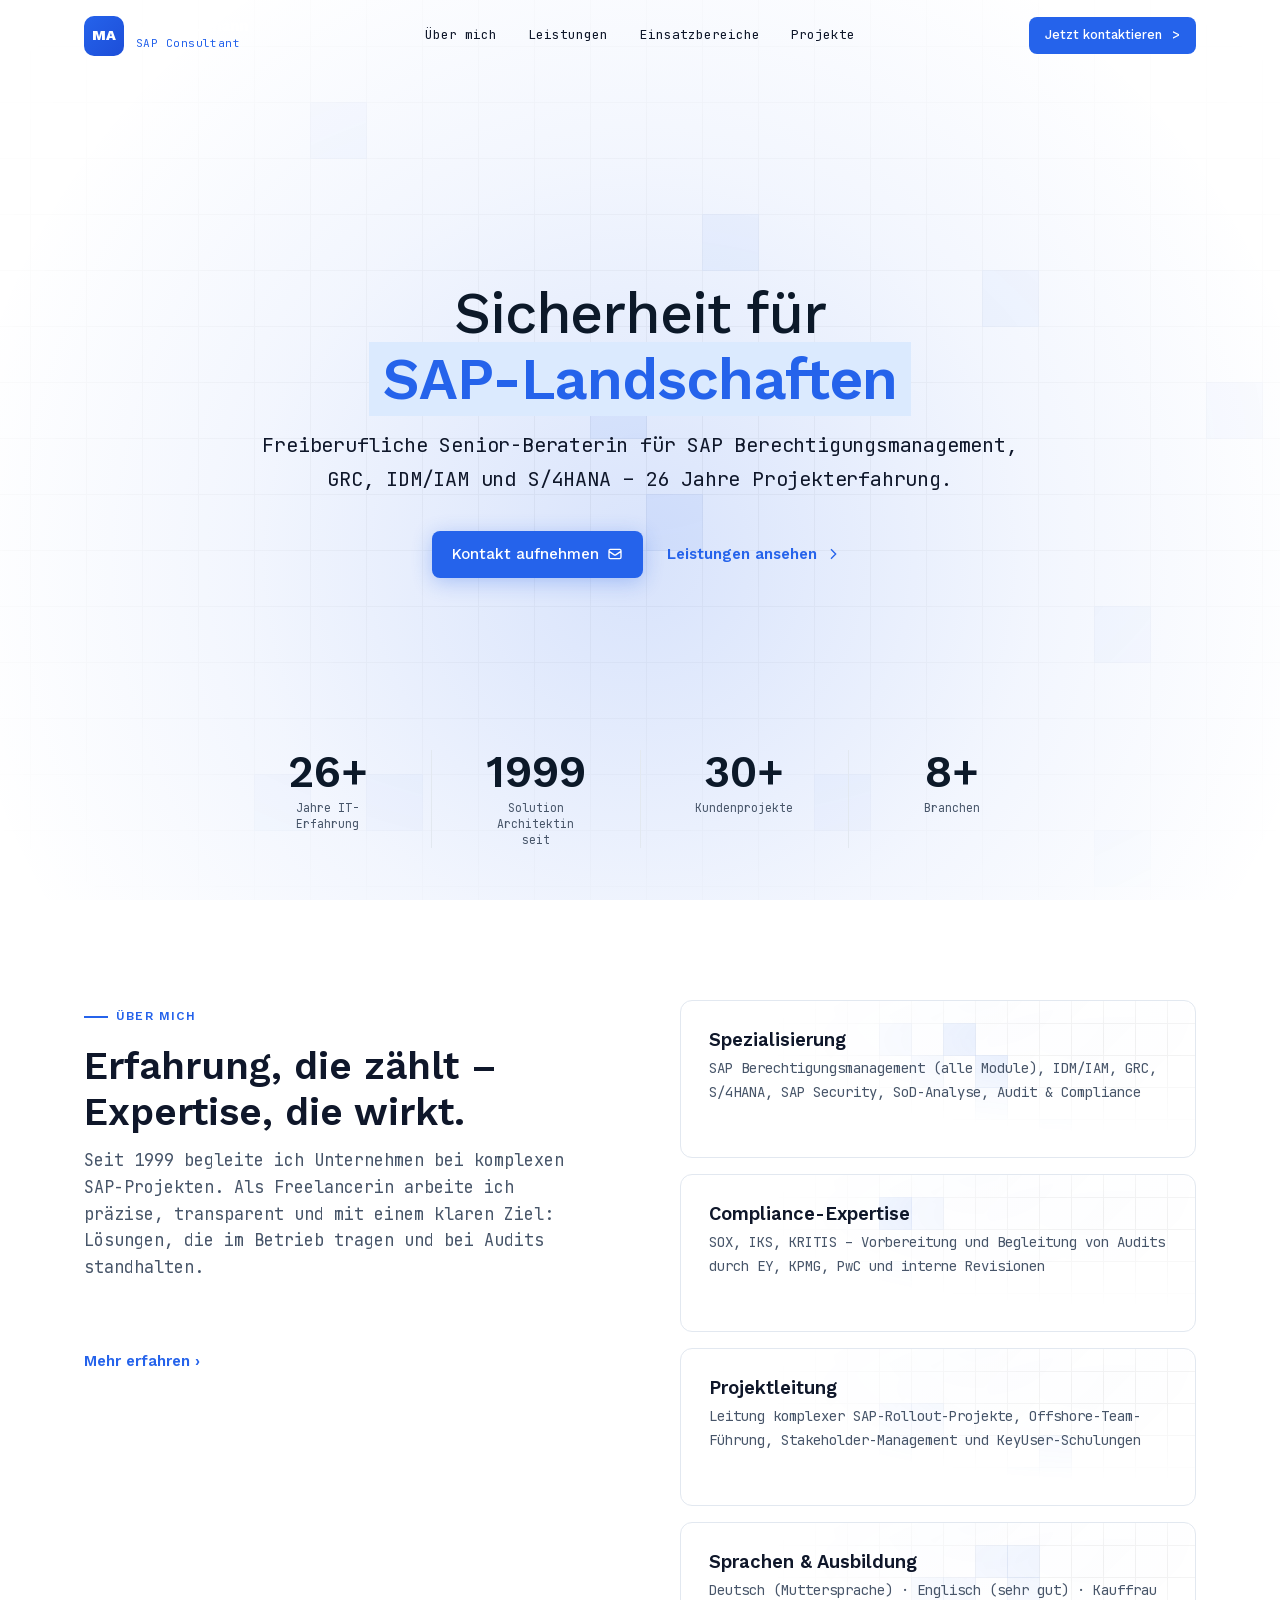
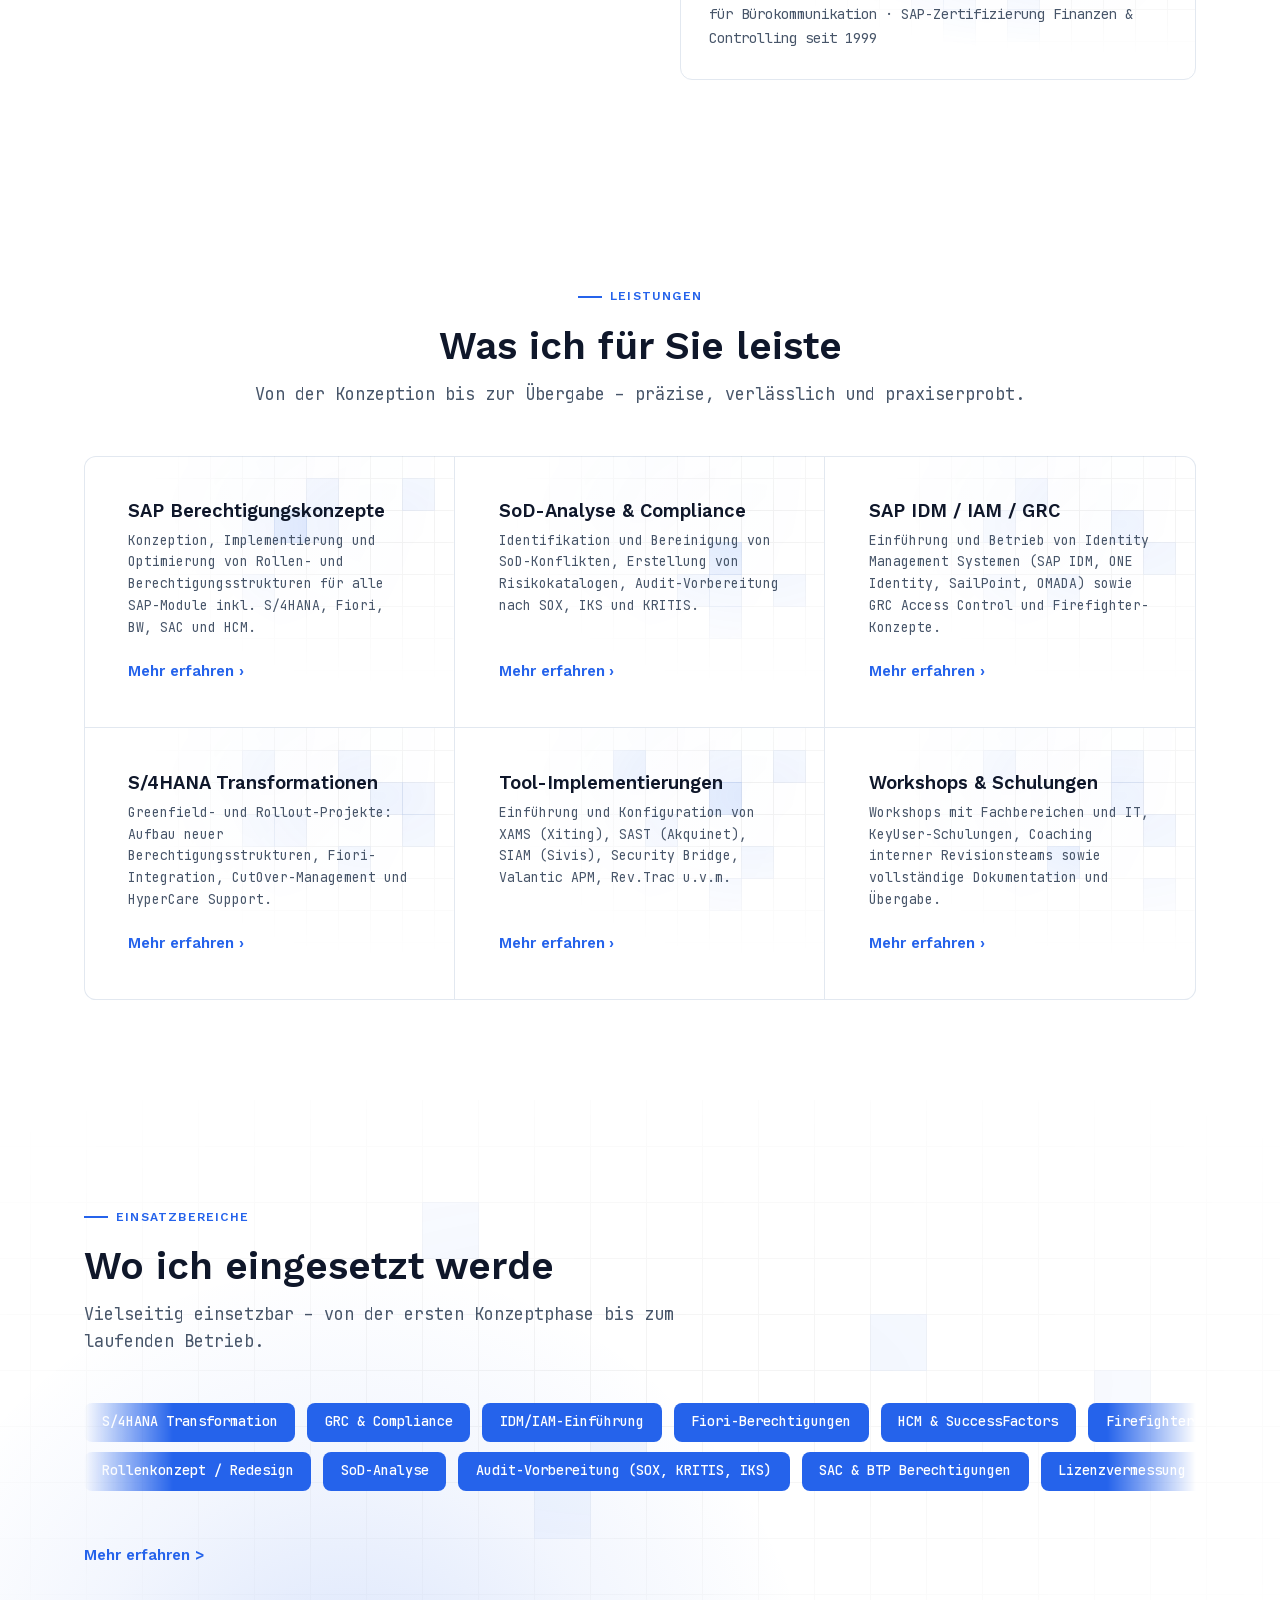
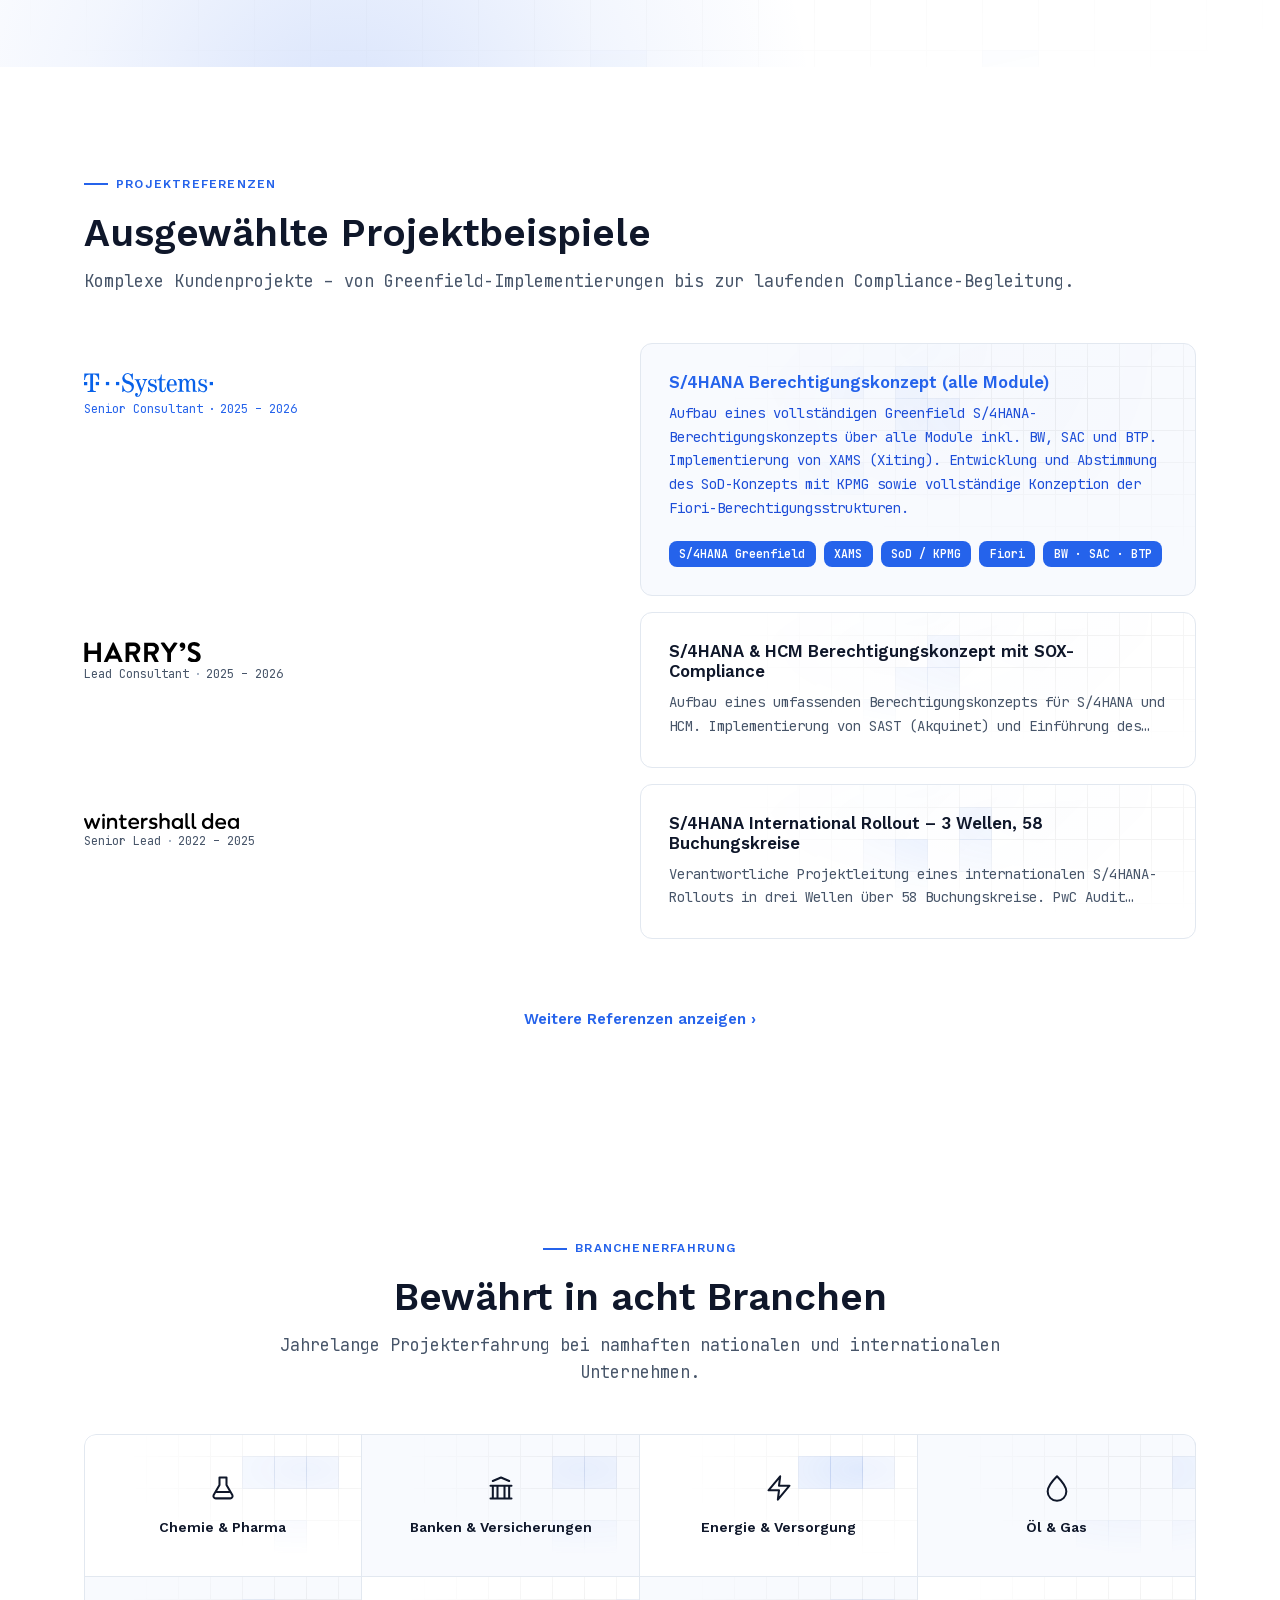
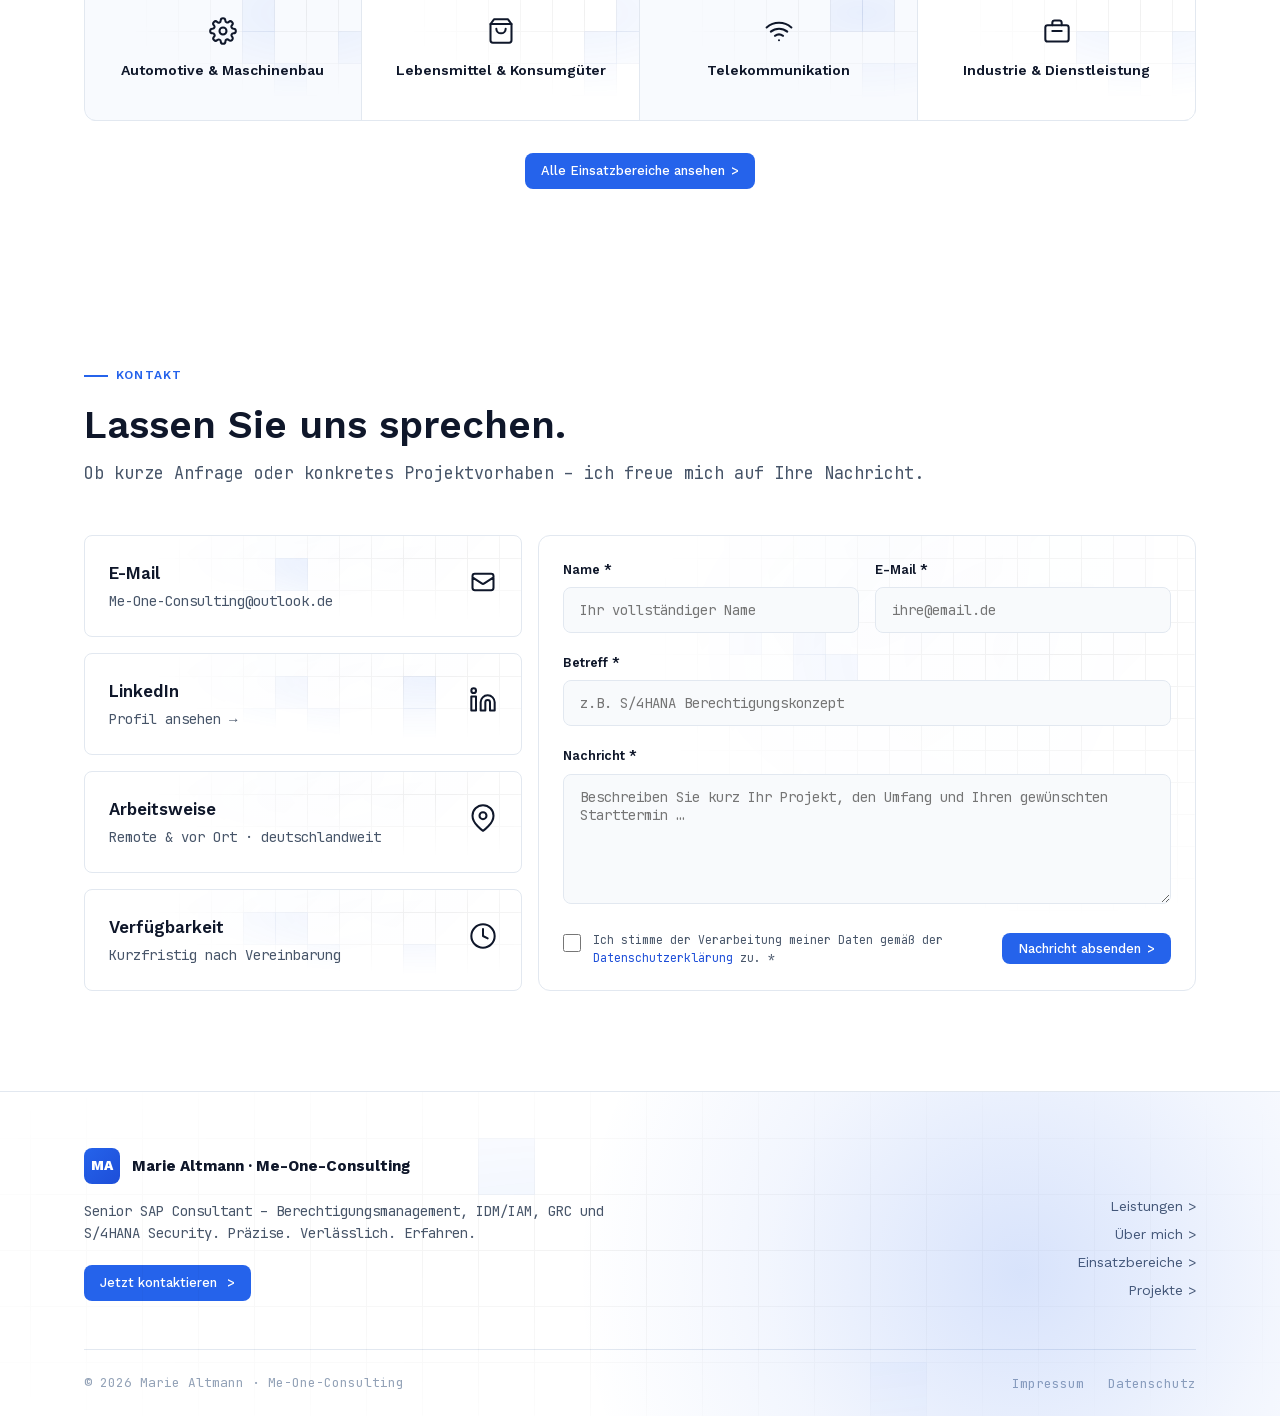
<file: index.html>
<!DOCTYPE html>
<html lang="de">
<head>
  <meta charset="UTF-8" />
  <meta name="viewport" content="width=device-width, initial-scale=1.0" />
  <title>Freelance Solution Architektin – Berechtigungsmanagement, S/4HANA & GRC | Marie Altmann</title>
  <meta name="description" content="Sie suchen eine erfahrene SAP Solution Architektin für Berechtigungsmanagement, S/4HANA-Transformation oder GRC? Marie Altmann – 26 Jahre Erfahrung, kurzfristig verfügbar, remote & vor Ort." />
  <meta name="robots" content="index, follow" />
  <meta name="author" content="Marie Altmann" />
  <meta property="og:title" content="Freelance Solution Architektin – Berechtigungsmanagement, S/4HANA & GRC | Marie Altmann" />
  <meta property="og:description" content="Sie suchen eine erfahrene SAP Solution Architektin? Marie Altmann – 26 Jahre Erfahrung, spezialisiert auf Berechtigungsmanagement, S/4HANA, GRC und IDM/IAM. Kurzfristig verfügbar." />
  <meta property="og:type" content="website" />
  <meta property="og:locale" content="de_DE" />
  <meta property="og:image" content="assets/images/og-image.jpg" />
  <meta property="og:image:width" content="1200" />
  <meta property="og:image:height" content="630" />
  <meta name="twitter:card" content="summary_large_image" />
  <meta name="twitter:title" content="Freelance Solution Architektin – Berechtigungsmanagement, S/4HANA & GRC | Marie Altmann" />
  <meta name="twitter:description" content="Sie suchen eine erfahrene SAP Solution Architektin? Marie Altmann – 26 Jahre Erfahrung, spezialisiert auf Berechtigungsmanagement, S/4HANA, GRC und IDM/IAM. Kurzfristig verfügbar." />
  <meta name="twitter:image" content="assets/images/og-image.jpg" />
  
  
  <link rel="stylesheet" href="assets/fonts/fonts.css" />
  <link rel="stylesheet" href="assets/css/shared.css" />
  <style>
    /* Startseite: transparente Navbar über weißem Hero */
    nav#navbar {
      background: transparent;
      border-color: transparent;
      backdrop-filter: none;
    }
    nav#navbar .nav-links a { color: var(--text); }
    nav#navbar .nav-links a:hover { color: var(--blue); }
    nav#navbar.scrolled .nav-links a { color: var(--text); }
    nav#navbar.scrolled .nav-logo-name { color: var(--text); }

    /* Startseite: größere h1/h2 */
    h1 { font-size: clamp(2.4rem, 5vw, 4rem); }
    h2 { font-size: clamp(1.8rem, 3vw, 2.5rem); }
    section { padding: 100px 0; }
    .bg-alt { background: var(--white); }
    .bg-dark { background: var(--navy); }

    /* ─── HERO ─── */
    #hero {
      min-height: 100vh; padding: var(--nav-h) 0 0;
      display: flex; align-items: stretch;
      background: var(--white);
      position: relative; overflow: hidden;
    }
    .hero-orb {
      position: absolute; bottom: -40%; left: 50%; transform: translateX(-50%);
      width: 1400px; height: 1400px; border-radius: 50%;
      background: radial-gradient(circle, rgba(37,99,235,.18) 0%, rgba(37,99,235,.06) 40%, transparent 70%);
      pointer-events: none;
    }
    .hero-grid {
      position: absolute; inset: 0; overflow: hidden;
      pointer-events: none;
      mask-image: radial-gradient(ellipse 70% 65% at 50% 50%, white 0%, transparent 100%);
      -webkit-mask-image: radial-gradient(ellipse 70% 65% at 50% 50%, white 0%, transparent 100%);
    }
    .hero-inner {
      position: relative; z-index: 1;
      max-width: 1100px; text-align: center;
      margin: 0 auto;
      width: 100%;
      min-height: calc(100vh - var(--nav-h));
      display: flex; align-items: center; justify-content: center;
      padding-bottom: 9rem;
    }
    .hero-copy { width: 100%; transform: translateY(1rem); }
    .hero-badge {
      display: inline-flex; align-items: center; gap: .5rem;
      background: rgba(37,99,235,.12); border: 1px solid rgba(37,99,235,.3);
      color: var(--blue); padding: .45rem 1rem;
      border-radius: 100px; font-size: .8rem; font-weight: 600;
      margin-bottom: 2rem;
    }
    .hero-badge-dot {
      width: 7px; height: 7px; border-radius: 50%;
      background: var(--blue);
      box-shadow: 0 0 0 3px rgba(37,99,235,.3);
      animation: pulse 2s infinite;
    }
    @keyframes pulse {
      0%, 100% { box-shadow: 0 0 0 3px rgba(37,99,235,.3); }
      50%       { box-shadow: 0 0 0 6px rgba(37,99,235,.1); }
    }
    /* hero-name / hero-highlight / hero-sub → jetzt in shared.css */
    .hero-actions { display: flex; gap: 1rem; flex-wrap: wrap; align-items: center; justify-content: center; margin-top: 2rem; }
    .btn-primary {
      display: inline-flex; align-items: center; gap: .5rem;
      padding: .7rem 1.25rem; background: var(--blue);
      color: var(--white); border-radius: var(--radius-sm);
      font-weight: 500; font-size: .95rem; text-decoration: none;
      transition: background .2s, transform .15s, box-shadow .2s;
    }
    .btn-primary:hover { background: var(--blue-dark); transform: none; box-shadow: none; }
    .btn-primary svg { transition: transform .2s ease; }
    .btn-primary:hover svg { transform: translateY(-2px) rotate(-8deg); }
    .btn-outline {
      display: inline-flex; align-items: center; gap: .5rem;
      padding: .875rem .5rem;
      border: none; background: none; color: var(--blue);
      font-weight: 600; font-size: .95rem;
      text-decoration: none;
      transition: color .2s;
    }
    .btn-outline svg { transition: transform .2s ease; color: var(--blue); }
    .btn-outline:hover svg { transform: translateX(5px); }

    .hero-stats {
      position: absolute; left: 50%; bottom: 3.25rem;
      transform: translateX(-50%);
      display: flex; justify-content: center; gap: 0;
      margin: 0; padding-top: 0;
      width: min(65vw, 1100px);
    }
    .hero-stat {
      flex: 1;
      display: flex; flex-direction: column; align-items: center; gap: .35rem;
      padding: 0 3rem;
      border-right: 1px solid var(--border);
    }
    .hero-stat:last-child { border-right: none; }
    .hero-stat-value {
      font-family: 'Work Sans', system-ui, sans-serif;
      font-size: 2.75rem; font-weight: 600; color: var(--navy); line-height: 1;
      transition: color .2s;
    }
    .hero-stat-label {
      font-family: 'JetBrains Mono', monospace;
      font-size: .72rem; color: var(--text-sec); text-align: center; line-height: 1.4;
      transition: color .2s;
    }
    .mobile-only { display: none; }
    .hero-stat:hover .hero-stat-value,
    .hero-stat:hover .hero-stat-label { color: var(--blue); }

    .hero-scroll {
      position: absolute; bottom: 2.5rem; left: 50%; transform: translateX(-50%);
      display: flex; flex-direction: column; align-items: center; gap: .5rem;
      color: var(--text-muted); font-size: .75rem;
    }
    .hero-scroll svg { opacity: .4; transition: transform .2s ease, opacity .2s; }
    .hero-scroll:hover svg { transform: translateY(5px); opacity: .7; }

    /* ─── ÜBER MICH ─── */
    .about-grid { display: grid; grid-template-columns: 1fr 1fr; gap: 5rem; align-items: start; }
    #ueber-mich .about-header { text-align: left; }
    #ueber-mich .about-header .section-label { justify-content: flex-start; }
    #ueber-mich .about-header .section-sub { max-width: 100%; }
    .about-stats { display: grid; grid-template-columns: 1fr 1fr; gap: 1.5rem; margin-top: 2.5rem; }
    .stat-card {
      background: var(--bg); border: 1px solid var(--border);
      border-radius: var(--radius-sm); padding: 1.25rem 1.5rem;
    }
    .stat-value { font-size: 2rem; font-weight: 800; color: var(--navy); line-height: 1; }
    .stat-label { font-size: .8rem; color: var(--text-sec); margin-top: .25rem; }

    .about-sdg-wrap { display: flex; flex-direction: column; gap: 1rem; }
    .about-sdg-wrap .sdg-card {
      border: 1px solid var(--border);
      border-radius: var(--radius);
      padding: 1.75rem;
      cursor: pointer;
      transition: background .2s ease, border-color .2s ease;
    }
    .about-sdg-wrap .sdg-card:hover {
      background: rgba(37,99,235,.03);
      border-color: rgba(37,99,235,.18);
    }
    .about-sdg-wrap .sdg-card .sdg-bg {
      mask-image: radial-gradient(ellipse 70% 60% at 78% 25%, white 0%, transparent 100%);
      -webkit-mask-image: radial-gradient(ellipse 70% 60% at 78% 25%, white 0%, transparent 100%);
      transform: translateX(40px);
    }
    .about-sdg-wrap .sdg-card h4 {
      font-family: 'Work Sans', system-ui, sans-serif;
      font-size: 1.15rem; font-weight: 600; color: var(--text); margin-bottom: .4rem;
      position: relative; z-index: 1; transition: color .2s;
    }
    .about-sdg-wrap .sdg-card:hover h4,
    .about-sdg-wrap .sdg-card:hover p { color: var(--blue); }
    .about-sdg-wrap .sdg-card p { font-size: .875rem; line-height: 1.7; transition: color .2s; }
    .about-more--mobile { display: none; }

    /* ─── LEISTUNGEN (dark grid cards) ─── */
    #leistungen { background: var(--white); }
    #leistungen .leistungen-header { text-align: center; }
    #leistungen .leistungen-header .section-label { justify-content: center; }
    #leistungen .leistungen-header .section-sub { margin-left: auto; margin-right: auto; max-width: 75%; }

    .sdg-wrap {
      box-shadow: inset 0 0 0 1px var(--border);
      border-radius: var(--radius); overflow: hidden;
    }
    .sdg { display: grid; grid-template-columns: repeat(3, 1fr); }
    .sdg-card {
      position: relative; padding: 2.75rem; overflow: hidden;
      border-right: 1px solid var(--border);
      border-bottom: 1px solid var(--border);
      transition: background .35s;
      display: flex; flex-direction: column;
    }
    .sdg-card:hover { background: rgba(37,99,235,.03); }
    .sdg-bg {
      pointer-events: none; position: absolute;
      inset: 0;
      mask-image: radial-gradient(ellipse 65% 60% at 80% 25%, white 0%, transparent 100%);
      -webkit-mask-image: radial-gradient(ellipse 65% 60% at 80% 25%, white 0%, transparent 100%);
    }
    .sdg-bg-inner {
      position: absolute; inset: 0;
      background: linear-gradient(135deg, rgba(37,99,235,.04), transparent);
      mask-image: radial-gradient(farthest-side at top, white, transparent);
      -webkit-mask-image: radial-gradient(farthest-side at top, white, transparent);
    }
    .sdg-icon {
      position: relative; z-index: 1;
      display: block; width: 22px; height: 22px;
      color: var(--blue); margin-bottom: 2.5rem;
      flex-shrink: 0;
    }
    .sdg-card h3 {
      position: relative; z-index: 1;
      font-size: 1.15rem; font-family: 'Work Sans', system-ui, sans-serif; font-weight: 600;
      color: var(--text); margin-bottom: .5rem;
      transition: color .2s;
    }
    .sdg-card p {
      position: relative; z-index: 1;
      font-size: .825rem; color: var(--text-sec); line-height: 1.65;
      transition: color .2s;
    }
    .sdg-body { position: relative; z-index: 1; }
    .sdg-card:hover h3 { color: var(--blue); }
    .sdg-card:hover p  { color: var(--blue-dark); }
    .sdg-more {
      display: inline-flex; align-items: center; gap: .3rem;
      font-size: .95rem; font-weight: 600; color: var(--blue);
      margin-top: auto; padding-top: 1.25rem; position: relative; z-index: 1; flex-shrink: 0; font-family: 'Work Sans', system-ui, sans-serif;
    }
    .about-more { display: flex; width: max-content; margin: 1.5rem auto 0; text-decoration: none; }
    .about-more.about-more--mobile { display: none; }
    .sdg-arrow { display: inline-block; transition: transform .2s ease; }
    .sdg-card:hover .sdg-arrow,
    .sdg-more:hover .sdg-arrow { transform: translateX(5px); }

    /* ─── EINSATZBEREICHE ─── */
    .tags-container { position: relative; }
    .tags-row {
      overflow: hidden; position: relative; margin-bottom: .6rem;
      mask-image: linear-gradient(90deg, transparent 0%, black 8%, black 92%, transparent 100%);
      -webkit-mask-image: linear-gradient(90deg, transparent 0%, black 8%, black 92%, transparent 100%);
    }
    .tags-row:last-child { margin-bottom: 0; }
    .tags-track {
      display: flex; gap: .75rem; width: max-content;
      animation: scroll-tags 30s linear infinite;
    }
    .tags-track-reverse { animation-direction: reverse; }
    .tags-container:hover .tags-track { animation-play-state: paused; }
    @keyframes scroll-tags {
      0%   { transform: translateX(0); }
      100% { transform: translateX(-50%); }
    }
    .tag-pill {
      display: inline-flex; align-items: center;
      padding: .55rem 1.1rem;
      background: var(--blue); border: none;
      border-radius: var(--radius-sm); font-size: .85rem; font-weight: 500;
      color: var(--white); white-space: nowrap;
      transition: background .2s;
    }
    .tag-pill:hover { background: var(--blue-dark); }


    /* ─── BRANCHENERFAHRUNG ─── */
    #branchen { background: var(--white); }
    #branchen .leistungen-header { text-align: center; }
    #branchen .leistungen-header .section-label { justify-content: center; }
    #branchen .leistungen-header .section-sub { margin-left: auto; margin-right: auto; max-width: 75%; }

    .branchen-wrap {
      position: relative;
      border-radius: var(--radius); overflow: hidden;
    }
    .branchen-wrap::before {
      content: '';
      position: absolute; inset: 0;
      border: 1px solid var(--border);
      border-radius: inherit;
      pointer-events: none;
      z-index: 10;
    }
    .branchen-grid {
      display: grid; grid-template-columns: repeat(4, 1fr);
    }
    .branchen-card {
      position: relative; overflow: hidden;
      background: var(--white);
      padding: 2.5rem 1.75rem;
      display: flex; flex-direction: column; align-items: center; gap: 1rem;
      text-align: center;
      border-right: 1px solid var(--border);
      border-bottom: 1px solid var(--border);
    }
    .branchen-card { background: var(--white); }
    .branchen-card--tinted { background: #F8FAFE; }
    .branchen-icon {
      position: relative; z-index: 2;
      display: flex; align-items: center; justify-content: center;
      color: var(--text); flex-shrink: 0;
      transition: color .2s;
    }
    .branchen-icon svg { width: 28px; height: 28px; }
    .branchen-card:hover .branchen-icon { color: var(--blue); }
    .branchen-name {
      position: relative; z-index: 2;
      font-size: .875rem; font-weight: 600;
      color: var(--text); font-family: 'Work Sans', system-ui, sans-serif;
      transition: color .2s;
      line-height: 1.3;
    }
    .branchen-card:hover .branchen-name { color: var(--blue); }

    /* ─── PROJEKTREFERENZEN ─── */
    .timeline-list { display: flex; flex-direction: column; gap: 1rem; }
    .timeline-item {
      position: relative;
      display: grid; grid-template-columns: 1fr 50%;
      gap: 5rem; align-items: start;
    }
    .timeline-sentinel {
      position: absolute; top: -8rem; left: 0;
      height: 1px; width: 1px; opacity: 0; pointer-events: none;
    }
    .timeline-meta {
      position: sticky; top: 9rem;
      display: flex; flex-direction: row; align-items: flex-start; gap: .75rem;
      padding-top: 1.75rem;
    }
    .timeline-logo {
      width: 44px; height: 44px; border-radius: 10px;
      background: var(--navy); flex-shrink: 0;
      display: flex; align-items: center; justify-content: center;
      font-family: 'Work Sans', system-ui, sans-serif;
      font-weight: 700; font-size: .8rem; color: var(--white);
      transition: background .35s;
    }
    .timeline-item.active .timeline-logo { background: var(--blue); }
    .timeline-logo--img {
      background: transparent;
      border: none;
      padding: 0;
      width: auto; height: auto;
      align-self: flex-start;
    }
    .timeline-item.active .timeline-logo--img { background: transparent; }
    .timeline-logo--img img { height: 24px; width: auto; display: block; object-fit: contain; }
    .timeline-item.active .timeline-logo--img img { filter: brightness(0) saturate(100%) invert(32%) sepia(81%) saturate(4374%) hue-rotate(210deg) brightness(91%) contrast(101%); }
    .timeline-client-name { transition: color .35s; }
    .timeline-item.active .timeline-client-name { color: var(--blue); }
    .timeline-client-role { font-size: .75rem; color: var(--text-sec); transition: color .35s; }
    .timeline-item.active .timeline-client-role,
    .timeline-item.active .timeline-client-role::after,
    .timeline-item.active .timeline-client-period { color: var(--blue); }
    .timeline-meta-info {
      display: flex; flex-direction: column; gap: .2rem; padding-top: .1rem; align-items: flex-start;
    }
    .timeline-client-name {
      font-size: 1.15rem; font-weight: 600; line-height: 1.3;
      color: var(--text); font-family: 'Work Sans', system-ui, sans-serif;
    }
    .timeline-meta-sub { display: flex; align-items: center; gap: .3rem; flex-wrap: wrap; }
    .timeline-client-role { font-size: .75rem; color: var(--text-sec); }
    .timeline-client-role::after { content: '·'; color: var(--text-muted); margin-left: .3rem; }
    .timeline-client-period { font-size: .75rem; color: var(--text-sec); transition: color .35s; }
    .timeline-card {
      position: relative; overflow: hidden;
      border: 1px solid var(--border);
      border-radius: var(--radius); padding: 1.75rem;
      background: var(--white); transition: background .35s;
    }
    .timeline-item.active .timeline-card { background: #F8FAFE; }
    .project-badge {
      display: inline-block; margin-bottom: .75rem;
      padding: .25rem .75rem; border-radius: var(--radius-sm);
      background: var(--bg-alt); color: var(--text-sec);
      font-size: .7rem; font-weight: 600;
      position: relative; z-index: 1;
    }
    .timeline-card h3 {
      font-size: 1.05rem; color: var(--text); margin-bottom: .6rem;
      position: relative; z-index: 1; transition: color .35s;
    }
    .timeline-card:hover h3,
    .timeline-item.active .timeline-card h3 { color: var(--blue); }
    .timeline-desc {
      font-size: .875rem; line-height: 1.7; color: var(--text-sec);
      display: -webkit-box; -webkit-line-clamp: 2; -webkit-box-orient: vertical;
      overflow: hidden;
      position: relative; z-index: 1; transition: color .35s;
    }
    .timeline-item.active .timeline-desc {
      -webkit-line-clamp: unset; overflow: visible; color: var(--blue-dark);
    }
    .project-tags { display: flex; flex-wrap: wrap; gap: .5rem; }
    .project-tag {
      padding: .25rem .65rem; border-radius: var(--radius-sm);
      background: var(--blue); color: var(--white);
      font-size: .72rem; font-weight: 600;
    }
    .timeline-extra {
      display: grid; grid-template-rows: 0fr;
      opacity: 0; margin-top: 0;
      transition: grid-template-rows .45s ease, opacity .35s ease, margin-top .45s ease;
      position: relative; z-index: 1;
    }
    .timeline-item.active .timeline-extra {
      grid-template-rows: 1fr; opacity: 1; margin-top: 1.25rem;
    }
    .timeline-extra-inner { overflow: hidden; }
    .references-more { text-align: center; margin-top: 3rem; }


    @media (max-width: 1024px) {
      .sdg { grid-template-columns: repeat(2, 1fr); }
      .branchen-grid { grid-template-columns: repeat(2, 1fr); }
      .hero-stats { width: 90vw; margin-left: calc(50% - 45vw); }
      .hero-stat { padding: 0 1.5rem; }
    }
    @media (max-width: 768px) {
      .sdg { grid-template-columns: 1fr; }
      .about-grid { grid-template-columns: 1fr; gap: 0; }
      .about-more--desktop { display: none; }
      .about-more.about-more--mobile { display: flex; }
      #branchen .branchen-card { background: var(--white); }
      #branchen .branchen-card:nth-child(2),
      #branchen .branchen-card:nth-child(3),
      #branchen .branchen-card:nth-child(6),
      #branchen .branchen-card:nth-child(7) { background: #F8FAFE; }
      #branchen .branchen-card.is-active .branchen-icon,
      #branchen .branchen-card.is-active .branchen-name { color: var(--blue); }
      #leistungen .leistungen-header { text-align: left; }
      #leistungen .leistungen-header .section-label { justify-content: flex-start; }
      #leistungen .leistungen-header .section-sub { max-width: 100%; margin-left: 0; margin-right: 0; }
      #leistungen .sdg-card.is-active { background: rgba(37,99,235,.03); }
      #leistungen .sdg-card.is-active h3 { color: var(--blue); }
      #leistungen .sdg-card.is-active p { color: var(--blue-dark); }
      #leistungen .sdg-card.is-active .sdg-arrow { transform: translateX(5px); }
      .about-sdg-wrap .sdg-card.is-active {
        background: rgba(37,99,235,.03);
        border-color: rgba(37,99,235,.18);
      }
      .about-sdg-wrap .sdg-card.is-active h4,
      .about-sdg-wrap .sdg-card.is-active p { color: var(--blue); }
      #hero { align-items: flex-start; padding-top: calc(var(--nav-h) + 5rem); }
      .hero-inner {
        display: block;
        min-height: 0;
        padding-bottom: 0;
        text-align: left;
      }
      .hero-copy { transform: none; }
      .hero-name { text-indent: .25em; }
      .hero-sub { margin-left: 0; margin-right: 0; }
      .hero-actions { justify-content: flex-start; flex-direction: column; align-items: stretch; }
      .hero-actions .btn-primary { width: 100%; justify-content: center; text-align: center; }
      .hero-actions .btn-outline { justify-content: center; text-align: center; }
      .timeline-list { gap: 2.75rem; }
      .timeline-item { grid-template-columns: 1fr; gap: 1.25rem; }
      .timeline-meta { position: static; flex-direction: row; align-items: center; flex-wrap: wrap; gap: .75rem; padding-top: 0; }
      .timeline-item.active .timeline-logo--img img {
        filter: brightness(0) saturate(100%) invert(32%) sepia(81%) saturate(4374%) hue-rotate(210deg) brightness(91%) contrast(101%);
      }
      .references-more { margin-top: 1.75rem; }
      .timeline-item--telekom .project-tag:last-child { display: none; }
      .about-stats { grid-template-columns: 1fr 1fr; }
      .hero-stats {
        position: static; transform: none;
        width: 100%; margin-left: 0;
        display: grid; grid-template-columns: 1fr 1fr;
        padding-top: 1.25rem; margin-top: 1.5rem;
        border-top: none;
      }
      .hero-stat {
        padding: 1.25rem 0;
        border-right: none;
        border-bottom: none;
        align-items: flex-start;
        text-align: left;
      }
      .hero-stat:nth-child(1),
      .hero-stat:nth-child(2) { padding-left: 1.25rem; }
      .hero-stat:nth-child(2n) { border-right: none; }
      .hero-stat:nth-last-child(-n+2) { border-bottom: none; }
      .hero-stat:nth-child(4) { order: -1; }
      .hero-stat:nth-child(2) { order: 4; }
      .hero-stat-value { font-size: 2rem; }
      .hero-stat-label { text-align: left; }
      .desktop-only { display: none; }
      .mobile-only { display: inline; }
      .tags-container { overflow: hidden; }
    }
    @media (max-width: 480px) {
      .branchen-grid { grid-template-columns: repeat(2, 1fr); }
      .about-stats { grid-template-columns: 1fr 1fr; }
      .hero-stat-value { font-size: 1.75rem; }
      .hero-stat { padding: 1rem 0; }
      .hero-stat:nth-child(1),
      .hero-stat:nth-child(2) { padding-left: .75rem; }
    }
  </style>
</head>
<body>

<!-- ─── HERO ─── -->
<section id="hero">
  <div class="hero-grid"></div>
  <div class="hero-orb"></div>
  <div class="container">
    <div class="hero-inner">
      <div class="hero-copy">
        <h1 class="hero-name">Sicherheit für<br><span class="hero-highlight">SAP-Landschaften</span></h1>
        <p class="hero-sub">Freiberufliche Senior-Beraterin für SAP Berechtigungsmanagement, GRC, IDM/IAM und S/4HANA – 26 Jahre Projekterfahrung.</p>
        <div class="hero-actions">
          <a href="#kontakt" class="btn-primary">
            Kontakt aufnehmen
            <svg width="16" height="16" fill="none" viewBox="0 0 24 24" stroke="currentColor" stroke-width="2"><path d="M3 8l7.89 5.26a2 2 0 002.22 0L21 8M5 19h14a2 2 0 002-2V7a2 2 0 00-2-2H5a2 2 0 00-2 2v10a2 2 0 002 2z"/></svg>
          </a>
          <a href="#leistungen" class="btn-outline">
            Leistungen ansehen
            <svg width="16" height="16" fill="none" viewBox="0 0 24 24" stroke="currentColor" stroke-width="2"><path d="M9 5l7 7-7 7"/></svg>
          </a>
        </div>
      </div>
      <div class="hero-stats">
        <div class="hero-stat">
          <span class="hero-stat-value" data-target="26" data-suffix="+" data-from="0">0+</span>
          <span class="hero-stat-label">Jahre IT-Erfahrung</span>
        </div>
        <div class="hero-stat">
          <span class="hero-stat-value" data-target="1999" data-suffix="" data-from="1990">1990</span>
          <span class="hero-stat-label"><span class="desktop-only">Solution Architektin seit</span><span class="mobile-only">Aktiv seit</span></span>
        </div>
        <div class="hero-stat">
          <span class="hero-stat-value" data-target="30" data-suffix="+" data-from="0">0+</span>
          <span class="hero-stat-label">Kundenprojekte</span>
        </div>
        <div class="hero-stat">
          <span class="hero-stat-value" data-target="8" data-suffix="+" data-from="0">0+</span>
          <span class="hero-stat-label">Branchen</span>
        </div>
      </div>
    </div>
  </div>
</section>

<!-- ─── ÜBER MICH ─── -->
<section id="ueber-mich">
  <div class="container">
    <div class="about-grid">
      <div class="about-header">
        <span class="section-label fade-in">Über mich</span>
        <h2 class="section-heading fade-in">Erfahrung, die zählt – Expertise, die wirkt.</h2>
        <p class="section-sub fade-in">
          Seit 1999 begleite ich Unternehmen bei komplexen SAP-Projekten. Als Freelancerin arbeite ich präzise, transparent und mit einem klaren Ziel: Lösungen, die im Betrieb tragen und bei Audits standhalten.
        </p>
        <a href="ueber-mich.html" class="sdg-more about-more--desktop fade-in" style="text-decoration:none;">
          Mehr erfahren <span class="sdg-arrow">›</span>
        </a>
      </div>
      <div>
        <div class="about-sdg-wrap">
          <div class="sdg-card fade-in fade-in-delay-1">
            <div class="sdg-bg"><div class="sdg-bg-inner"></div></div>
            <div class="sdg-body">
              <h4>Spezialisierung</h4>
              <p>SAP Berechtigungsmanagement (alle Module), IDM/IAM, GRC, S/4HANA, SAP Security, SoD-Analyse, Audit &amp; Compliance</p>
            </div>
          </div>
          <div class="sdg-card fade-in fade-in-delay-2">
            <div class="sdg-bg"><div class="sdg-bg-inner"></div></div>
            <div class="sdg-body">
              <h4>Compliance-Expertise</h4>
              <p>SOX, IKS, KRITIS – Vorbereitung und Begleitung von Audits durch EY, KPMG, PwC und interne Revisionen</p>
            </div>
          </div>
          <div class="sdg-card fade-in fade-in-delay-3">
            <div class="sdg-bg"><div class="sdg-bg-inner"></div></div>
            <div class="sdg-body">
              <h4>Projektleitung</h4>
              <p>Leitung komplexer SAP-Rollout-Projekte, Offshore-Team-Führung, Stakeholder-Management und KeyUser-Schulungen</p>
            </div>
          </div>
          <div class="sdg-card fade-in fade-in-delay-4">
            <div class="sdg-bg"><div class="sdg-bg-inner"></div></div>
            <div class="sdg-body">
              <h4>Sprachen &amp; Ausbildung</h4>
              <p>Deutsch (Muttersprache) · Englisch (sehr gut) · Kauffrau für Bürokommunikation · SAP-Zertifizierung Finanzen &amp; Controlling seit 1999</p>
            </div>
          </div>
        </div>
        <a href="ueber-mich.html" class="sdg-more about-more about-more--mobile fade-in">
          Mehr erfahren <span class="sdg-arrow">›</span>
        </a>
      </div>
    </div>
  </div>
</section>

<!-- ─── LEISTUNGEN ─── -->
<section id="leistungen">
  <div class="container">
    <div class="leistungen-header">
      <span class="section-label fade-in">Leistungen</span>
      <h2 class="section-heading fade-in">Was ich für Sie leiste</h2>
      <p class="section-sub fade-in">Von der Konzeption bis zur Übergabe – präzise, verlässlich und praxiserprobt.</p>
    </div>
    <div class="sdg-wrap fade-in">
      <div class="sdg">

        <div class="sdg-card">
          <div class="sdg-bg"><div class="sdg-bg-inner"></div></div>
          <div class="sdg-body">
            <h3>SAP Berechtigungskonzepte</h3>
            <p>Konzeption, Implementierung und Optimierung von Rollen- und Berechtigungsstrukturen für alle SAP-Module inkl. S/4HANA, Fiori, BW, SAC und HCM.</p>
          </div>
          <a href="leistungen.html#berechtigungskonzepte" class="sdg-more">Mehr erfahren <span class="sdg-arrow">›</span></a>
        </div>

        <div class="sdg-card">
          <div class="sdg-bg"><div class="sdg-bg-inner"></div></div>
          <div class="sdg-body">
            <h3>SoD-Analyse &amp; Compliance</h3>
            <p>Identifikation und Bereinigung von SoD-Konflikten, Erstellung von Risikokatalogen, Audit-Vorbereitung nach SOX, IKS und KRITIS.</p>
          </div>
          <a href="leistungen.html#sod-analyse" class="sdg-more">Mehr erfahren <span class="sdg-arrow">›</span></a>
        </div>

        <div class="sdg-card">
          <div class="sdg-bg"><div class="sdg-bg-inner"></div></div>
          <div class="sdg-body">
            <h3>SAP IDM / IAM / GRC</h3>
            <p>Einführung und Betrieb von Identity Management Systemen (SAP IDM, ONE Identity, SailPoint, OMADA) sowie GRC Access Control und Firefighter-Konzepte.</p>
          </div>
          <a href="leistungen.html#idm-iam-grc" class="sdg-more">Mehr erfahren <span class="sdg-arrow">›</span></a>
        </div>

        <div class="sdg-card">
          <div class="sdg-bg"><div class="sdg-bg-inner"></div></div>
          <div class="sdg-body">
            <h3>S/4HANA Transformationen</h3>
            <p>Greenfield- und Rollout-Projekte: Aufbau neuer Berechtigungsstrukturen, Fiori-Integration, CutOver-Management und HyperCare Support.</p>
          </div>
          <a href="leistungen.html#s4hana" class="sdg-more">Mehr erfahren <span class="sdg-arrow">›</span></a>
        </div>

        <div class="sdg-card">
          <div class="sdg-bg"><div class="sdg-bg-inner"></div></div>
          <div class="sdg-body">
            <h3>Tool-Implementierungen</h3>
            <p>Einführung und Konfiguration von XAMS (Xiting), SAST (Akquinet), SIAM (Sivis), Security Bridge, Valantic APM, Rev.Trac u.v.m.</p>
          </div>
          <a href="leistungen.html#tool-implementierungen" class="sdg-more">Mehr erfahren <span class="sdg-arrow">›</span></a>
        </div>

        <div class="sdg-card">
          <div class="sdg-bg"><div class="sdg-bg-inner"></div></div>
          <div class="sdg-body">
            <h3>Workshops &amp; Schulungen</h3>
            <p>Workshops mit Fachbereichen und IT, KeyUser-Schulungen, Coaching interner Revisionsteams sowie vollständige Dokumentation und Übergabe.</p>
          </div>
          <a href="leistungen.html#workshops" class="sdg-more">Mehr erfahren <span class="sdg-arrow">›</span></a>
        </div>

      </div>
    </div>
  </div>
</section>

<!-- ─── EINSATZBEREICHE ─── -->
<section id="einsatzbereiche" style="position:relative;overflow:hidden;">
  <div class="hero-grid"></div>
  <div class="hero-orb" style="left:-10%;transform:none;bottom:-95%;width:950px;height:950px;"></div>
  <div class="container">
    <span class="section-label fade-in">Einsatzbereiche</span>
    <h2 class="section-heading fade-in">Wo ich eingesetzt werde</h2>
    <p class="section-sub fade-in">Vielseitig einsetzbar – von der ersten Konzeptphase bis zum laufenden Betrieb.</p>
  </div>
  <div class="container">
    <div class="tags-container">
      <div class="tags-row">
        <div class="tags-track">
          <span class="tag-pill">S/4HANA Transformation</span>
          <span class="tag-pill">GRC &amp; Compliance</span>
          <span class="tag-pill">IDM/IAM-Einführung</span>
          <span class="tag-pill">Fiori-Berechtigungen</span>
          <span class="tag-pill">HCM &amp; SuccessFactors</span>
          <span class="tag-pill">Firefighter Access Management</span>
          <span class="tag-pill">Offshore-Team-Führung</span>
          <!-- duplicate -->
          <span class="tag-pill">S/4HANA Transformation</span>
          <span class="tag-pill">GRC &amp; Compliance</span>
          <span class="tag-pill">IDM/IAM-Einführung</span>
          <span class="tag-pill">Fiori-Berechtigungen</span>
          <span class="tag-pill">HCM &amp; SuccessFactors</span>
          <span class="tag-pill">Firefighter Access Management</span>
          <span class="tag-pill">Offshore-Team-Führung</span>
        </div>
      </div>
      <div class="tags-row">
        <div class="tags-track tags-track-reverse">
          <span class="tag-pill">Rollenkonzept / Redesign</span>
          <span class="tag-pill">SoD-Analyse</span>
          <span class="tag-pill">Audit-Vorbereitung (SOX, KRITIS, IKS)</span>
          <span class="tag-pill">SAC &amp; BTP Berechtigungen</span>
          <span class="tag-pill">Lizenzvermessung</span>
          <span class="tag-pill">Hypercare &amp; Stabilisierung</span>
          <span class="tag-pill">Datenschutz &amp; ILM</span>
          <!-- duplicate -->
          <span class="tag-pill">Rollenkonzept / Redesign</span>
          <span class="tag-pill">SoD-Analyse</span>
          <span class="tag-pill">Audit-Vorbereitung (SOX, KRITIS, IKS)</span>
          <span class="tag-pill">SAC &amp; BTP Berechtigungen</span>
          <span class="tag-pill">Lizenzvermessung</span>
          <span class="tag-pill">Hypercare &amp; Stabilisierung</span>
          <span class="tag-pill">Datenschutz &amp; ILM</span>
        </div>
      </div>
    </div>
  </div>
  <div class="container" style="margin-top:2rem;">
    <a href="einsatzbereiche.html" class="sdg-more fade-in">Mehr erfahren <span class="sdg-arrow">></span></a>
  </div>
</section>


<!-- ─── PROJEKTREFERENZEN ─── -->
<section id="referenzen" class="bg-alt">
  <div class="container">
    <span class="section-label fade-in">Projektreferenzen</span>
    <h2 class="section-heading fade-in">Ausgewählte Projektbeispiele</h2>
    <p class="section-sub fade-in" style="max-width:100%;">Komplexe Kundenprojekte – von Greenfield-Implementierungen bis zur laufenden Compliance-Begleitung.</p>
    <div class="timeline-list">

      <div class="timeline-item timeline-item--telekom fade-in">
        <div class="timeline-sentinel"></div>
        <div class="timeline-meta">
          <div class="timeline-meta-info">
            <div class="timeline-logo timeline-logo--img"><img src="assets/icons/telekom.svg" alt="Telekom Systems" /></div>
            <div class="timeline-meta-sub">
              <span class="timeline-client-role">Senior Consultant</span>
              <span class="timeline-client-period">2025 – 2026</span>
            </div>
          </div>
        </div>
        <article class="timeline-card">
          <h3>S/4HANA Berechtigungskonzept (alle Module)</h3>
          <p class="timeline-desc">Aufbau eines vollständigen Greenfield S/4HANA-Berechtigungskonzepts über alle Module inkl. BW, SAC und BTP. Implementierung von XAMS (Xiting). Entwicklung und Abstimmung des SoD-Konzepts mit KPMG sowie vollständige Konzeption der Fiori-Berechtigungsstrukturen.</p>
          <div class="timeline-extra">
            <div class="timeline-extra-inner">
              <div class="project-tags">
                <span class="project-tag">S/4HANA Greenfield</span>
                <span class="project-tag">XAMS</span>
                <span class="project-tag">SoD / KPMG</span>
                <span class="project-tag">Fiori</span>
                <span class="project-tag">BW · SAC · BTP</span>
              </div>
            </div>
          </div>
        </article>
      </div>

      <div class="timeline-item fade-in">
        <div class="timeline-sentinel"></div>
        <div class="timeline-meta">
          <div class="timeline-meta-info">
            <div class="timeline-logo timeline-logo--img"><img src="assets/icons/harrys.svg" alt="Harry's" style="height:20px;" /></div>
            <div class="timeline-meta-sub">
              <span class="timeline-client-role">Lead Consultant</span>
              <span class="timeline-client-period">2025 – 2026</span>
            </div>
          </div>
        </div>
        <article class="timeline-card">
          <h3>S/4HANA &amp; HCM Berechtigungskonzept mit SOX-Compliance</h3>
          <p class="timeline-desc">Aufbau eines umfassenden Berechtigungskonzepts für S/4HANA und HCM. Implementierung von SAST (Akquinet) und Einführung des Firefighter-Access-Managements. SuccessFactors-Customizing sowie erfolgreiche Begleitung von EY- und KPMG-Audits mit SOX-Compliance-Nachweis.</p>
          <div class="timeline-extra">
            <div class="timeline-extra-inner">
              <div class="project-tags">
                <span class="project-tag">S/4HANA &amp; HCM</span>
                <span class="project-tag">SOX</span>
                <span class="project-tag">SAST</span>
                <span class="project-tag">Firefighter</span>
                <span class="project-tag">SuccessFactors</span>
              </div>
            </div>
          </div>
        </article>
      </div>

      <div class="timeline-item fade-in">
        <div class="timeline-sentinel"></div>
        <div class="timeline-meta">
          <div class="timeline-meta-info">
            <div class="timeline-logo timeline-logo--img"><img src="assets/icons/wintershell.svg" alt="Wintershall DEA" style="height:16px;" /></div>
            <div class="timeline-meta-sub">
              <span class="timeline-client-role">Senior Lead</span>
              <span class="timeline-client-period">2022 – 2025</span>
            </div>
          </div>
        </div>
        <article class="timeline-card">
          <h3>S/4HANA International Rollout – 3 Wellen, 58 Buchungskreise</h3>
          <p class="timeline-desc">Verantwortliche Projektleitung eines internationalen S/4HANA-Rollouts in drei Wellen über 58 Buchungskreise. PwC Audit Support, Einführung von ONE Identity IDM sowie vollständiges CutOver- und HyperCare-Management für einen reibungslosen Übergang in den Produktivbetrieb.</p>
          <div class="timeline-extra">
            <div class="timeline-extra-inner">
              <div class="project-tags">
                <span class="project-tag">S/4HANA Rollout</span>
                <span class="project-tag">ONE Identity IDM</span>
                <span class="project-tag">CutOver &amp; HyperCare</span>
              </div>
            </div>
          </div>
        </article>
      </div>

    </div>
    <div class="references-more fade-in">
      <a href="projekte.html" class="sdg-more" style="text-decoration:none;">
        Weitere Referenzen anzeigen <span class="sdg-arrow">›</span>
      </a>
    </div>
  </div>
</section>

<!-- ─── BRANCHENERFAHRUNG ─── -->
<section id="branchen">
  <div class="container">
    <div class="leistungen-header">
      <span class="section-label fade-in">Branchenerfahrung</span>
      <h2 class="section-heading fade-in">Bewährt in acht Branchen</h2>
      <p class="section-sub fade-in">Jahrelange Projekterfahrung bei namhaften nationalen und internationalen Unternehmen.</p>
    </div>
    <div class="branchen-wrap">
      <div class="branchen-grid">

        <div class="branchen-card">
          <div class="branchen-icon">
            <svg width="22" height="22" fill="none" viewBox="0 0 24 24" stroke="currentColor" stroke-width="1.75" stroke-linecap="round" stroke-linejoin="round">
              <path d="M9 3h6M9 3v6.5L4 18a2 2 0 001.8 2.9h12.4A2 2 0 0020 18l-5-8.5V3"/>
              <path d="M6.5 15.5h11"/>
            </svg>
          </div>
          <span class="branchen-name">Chemie &amp; Pharma</span>
        </div>

        <div class="branchen-card branchen-card--tinted">
          <div class="branchen-icon">
            <svg width="22" height="22" fill="none" viewBox="0 0 24 24" stroke="currentColor" stroke-width="1.75" stroke-linecap="round" stroke-linejoin="round">
              <path d="M3 21h18M3 10h18M5 6l7-3 7 3M5 10v11M19 10v11M9 10v11M15 10v11"/>
            </svg>
          </div>
          <span class="branchen-name">Banken &amp; Versicherungen</span>
        </div>

        <div class="branchen-card">
          <div class="branchen-icon">
            <svg width="22" height="22" fill="none" viewBox="0 0 24 24" stroke="currentColor" stroke-width="1.75" stroke-linecap="round" stroke-linejoin="round">
              <path d="M13 2L3 14h9l-1 8 10-12h-9l1-8z"/>
            </svg>
          </div>
          <span class="branchen-name">Energie &amp; Versorgung</span>
        </div>

        <div class="branchen-card branchen-card--tinted">
          <div class="branchen-icon">
            <svg width="22" height="22" fill="none" viewBox="0 0 24 24" stroke="currentColor" stroke-width="1.75" stroke-linecap="round" stroke-linejoin="round">
              <path d="M12 2C6.5 7.5 4 12 4 15a8 8 0 0016 0c0-3-2.5-7.5-8-13z"/>
            </svg>
          </div>
          <span class="branchen-name">Öl &amp; Gas</span>
        </div>

        <div class="branchen-card branchen-card--tinted">
          <div class="branchen-icon">
            <svg width="22" height="22" fill="none" viewBox="0 0 24 24" stroke="currentColor" stroke-width="1.75" stroke-linecap="round" stroke-linejoin="round">
              <circle cx="12" cy="12" r="3"/>
              <path d="M19.4 15a1.65 1.65 0 00.33 1.82l.06.06a2 2 0 010 2.83 2 2 0 01-2.83 0l-.06-.06a1.65 1.65 0 00-1.82-.33 1.65 1.65 0 00-1 1.51V21a2 2 0 01-4 0v-.09A1.65 1.65 0 009 19.4a1.65 1.65 0 00-1.82.33l-.06.06a2 2 0 01-2.83-2.83l.06-.06A1.65 1.65 0 004.68 15a1.65 1.65 0 00-1.51-1H3a2 2 0 010-4h.09A1.65 1.65 0 004.6 9a1.65 1.65 0 00-.33-1.82l-.06-.06a2 2 0 012.83-2.83l.06.06A1.65 1.65 0 009 4.68a1.65 1.65 0 001-1.51V3a2 2 0 014 0v.09a1.65 1.65 0 001 1.51 1.65 1.65 0 001.82-.33l.06-.06a2 2 0 012.83 2.83l-.06.06A1.65 1.65 0 0019.4 9a1.65 1.65 0 001.51 1H21a2 2 0 010 4h-.09a1.65 1.65 0 00-1.51 1z"/>
            </svg>
          </div>
          <span class="branchen-name">Automotive &amp; Maschinenbau</span>
        </div>

        <div class="branchen-card">
          <div class="branchen-icon">
            <svg width="22" height="22" fill="none" viewBox="0 0 24 24" stroke="currentColor" stroke-width="1.75" stroke-linecap="round" stroke-linejoin="round">
              <path d="M6 2L3 6v14a2 2 0 002 2h14a2 2 0 002-2V6l-3-4z"/>
              <line x1="3" y1="6" x2="21" y2="6"/>
              <path d="M16 10a4 4 0 01-8 0"/>
            </svg>
          </div>
          <span class="branchen-name">Lebensmittel &amp; Konsumgüter</span>
        </div>

        <div class="branchen-card branchen-card--tinted">
          <div class="branchen-icon">
            <svg width="22" height="22" fill="none" viewBox="0 0 24 24" stroke="currentColor" stroke-width="1.75" stroke-linecap="round" stroke-linejoin="round">
              <path d="M5 12.55a11 11 0 0114.08 0"/>
              <path d="M1.42 9a16 16 0 0121.16 0"/>
              <path d="M8.53 16.11a6 6 0 016.95 0"/>
              <line x1="12" y1="20" x2="12.01" y2="20"/>
            </svg>
          </div>
          <span class="branchen-name">Telekommunikation</span>
        </div>

        <div class="branchen-card">
          <div class="branchen-icon">
            <svg width="22" height="22" fill="none" viewBox="0 0 24 24" stroke="currentColor" stroke-width="1.75" stroke-linecap="round" stroke-linejoin="round">
              <rect x="2" y="7" width="20" height="14" rx="2"/>
              <path d="M16 7V5a2 2 0 00-2-2h-4a2 2 0 00-2 2v2"/>
              <line x1="12" y1="12" x2="12" y2="12"/>
              <path d="M8 12h8"/>
            </svg>
          </div>
          <span class="branchen-name">Industrie &amp; Dienstleistung</span>
        </div>

      </div>
    </div>
    <div style="margin-top:2rem; text-align:center;">
      <a href="einsatzbereiche.html" class="nav-cta fade-in">Alle Einsatzbereiche ansehen <span class="sdg-arrow">></span></a>
    </div>
  </div>
</section>


<!-- ─── KONTAKT ─── -->
<section id="kontakt">
  <div class="container">
    <div class="kontakt-header">
      <span class="section-label fade-in">Kontakt</span>
      <h2 class="section-heading fade-in">Lassen Sie uns sprechen.</h2>
      <p class="section-sub fade-in">Ob kurze Anfrage oder konkretes Projektvorhaben – ich freue mich auf Ihre Nachricht.</p>
    </div>
    <div class="contact-grid">

      <div class="contact-info">
        <div class="contact-box-grid fade-in">
          <div class="contact-box">
            <div>
              <span class="contact-box-label">E-Mail</span>
              <a href="mailto:Me-One-Consulting@outlook.de" class="contact-box-value">Me-One-Consulting@outlook.de</a>
            </div>
            <div class="contact-box-icon">
              <svg width="28" height="28" fill="none" viewBox="0 0 24 24" stroke="currentColor" stroke-width="1.75" stroke-linecap="round" stroke-linejoin="round"><path d="M3 8l7.89 5.26a2 2 0 002.22 0L21 8M5 19h14a2 2 0 002-2V7a2 2 0 00-2-2H5a2 2 0 00-2 2v10a2 2 0 002 2z"/></svg>
            </div>
          </div>

          <div class="contact-box">
            <div>
              <span class="contact-box-label">LinkedIn</span>
              <a href="#" class="contact-box-value">Profil ansehen →</a>
            </div>
            <div class="contact-box-icon">
              <svg width="28" height="28" fill="none" viewBox="0 0 24 24" stroke="currentColor" stroke-width="1.75" stroke-linecap="round" stroke-linejoin="round"><path d="M16 8a6 6 0 016 6v7h-4v-7a2 2 0 00-2-2 2 2 0 00-2 2v7h-4v-7a6 6 0 016-6z"/><rect x="2" y="9" width="4" height="12"/><circle cx="4" cy="4" r="2"/></svg>
            </div>
          </div>

          <div class="contact-box">
            <div>
              <span class="contact-box-label">Arbeitsweise</span>
              <span class="contact-box-value">Remote &amp; vor Ort · deutschlandweit</span>
            </div>
            <div class="contact-box-icon">
              <svg width="28" height="28" fill="none" viewBox="0 0 24 24" stroke="currentColor" stroke-width="1.75" stroke-linecap="round" stroke-linejoin="round"><path d="M21 10c0 7-9 13-9 13s-9-6-9-13a9 9 0 0118 0z"/><circle cx="12" cy="10" r="3"/></svg>
            </div>
          </div>

          <div class="contact-box">
            <div>
              <span class="contact-box-label">Verfügbarkeit</span>
              <span class="contact-box-value">Kurzfristig nach Vereinbarung</span>
            </div>
            <div class="contact-box-icon">
              <svg width="28" height="28" fill="none" viewBox="0 0 24 24" stroke="currentColor" stroke-width="1.75" stroke-linecap="round" stroke-linejoin="round"><circle cx="12" cy="12" r="10"/><path d="M12 6v6l4 2"/></svg>
            </div>
          </div>
        </div>
      </div>

      <div class="fade-in fade-in-delay-1">
        <div class="contact-form" id="contact-form-wrap">
          <form id="contact-form" novalidate style="position:relative; z-index:1;">
            <div class="form-row">
              <div class="form-group">
                <label for="name">Name *</label>
                <input type="text" id="name" name="name" placeholder="Ihr vollständiger Name" required />
              </div>
              <div class="form-group">
                <label for="email">E-Mail *</label>
                <input type="email" id="email" name="email" placeholder="ihre@email.de" required />
              </div>
            </div>
            <div class="form-group">
              <label for="betreff">Betreff *</label>
              <input type="text" id="betreff" name="betreff" placeholder="z.B. S/4HANA Berechtigungskonzept" required />
            </div>
            <div class="form-group">
              <label for="message">Nachricht *</label>
              <textarea id="message" name="message" placeholder="Beschreiben Sie kurz Ihr Projekt, den Umfang und Ihren gewünschten Starttermin …" required></textarea>
            </div>
            <div style="display:flex; align-items:center; gap:1.5rem; justify-content:space-between;">
              <div class="form-checkbox" style="margin-bottom:0;">
                <input type="checkbox" id="datenschutz" name="datenschutz" required />
                <label for="datenschutz">
                  Ich stimme der Verarbeitung meiner Daten gemäß der <a href="datenschutz.html">Datenschutzerklärung</a> zu. *
                </label>
              </div>
              <button type="submit" class="btn-submit" style="width:auto; white-space:nowrap; flex-shrink:0; padding:.5rem 1rem; font-size:.8rem;">Nachricht absenden <span class="sdg-arrow">></span></button>
            </div>
          </form>
          <div class="form-success" id="form-success">
            <svg width="48" height="48" fill="none" viewBox="0 0 24 24" stroke="currentColor" stroke-width="1.5"><path stroke-linecap="round" stroke-linejoin="round" d="M9 12.75L11.25 15 15 9.75M21 12a9 9 0 11-18 0 9 9 0 0118 0z"/></svg>
            <h3>Vielen Dank für Ihre Anfrage!</h3>
            <p>Ich werde mich in der Regel innerhalb von 24 Stunden bei Ihnen melden.</p>
          </div>
        </div>
      </div>

    </div>
  </div>
</section>

<script src="assets/js/components.js"></script>
<script>
  // ── Count-up animation for hero stats
  (function () {
    var statEls = document.querySelectorAll('.hero-stat-value');
    var observer = new IntersectionObserver(function (entries) {
      entries.forEach(function (entry) {
        if (!entry.isIntersecting) return;
        var el = entry.target;
        var target = parseInt(el.dataset.target);
        var from   = parseInt(el.dataset.from) || 0;
        var suffix = el.dataset.suffix || '';
        var duration = 1400;
        var start = null;
        function step(ts) {
          if (!start) start = ts;
          var progress = Math.min((ts - start) / duration, 1);
          var eased = 1 - Math.pow(1 - progress, 3);
          el.textContent = Math.floor(from + eased * (target - from)) + suffix;
          if (progress < 1) requestAnimationFrame(step);
          else el.textContent = target + suffix;
        }
        requestAnimationFrame(step);
        observer.unobserve(el);
      });
    }, { threshold: 0.5 });
    statEls.forEach(function (el) { observer.observe(el); });
  })();

  // ── Equal height for all service cards
  (function () {
    var aboutCards = document.querySelectorAll('.about-sdg-wrap .sdg-card');
    var aboutMaxH = Math.max.apply(null, Array.from(aboutCards).map(function (c) { return c.offsetHeight; }));
    aboutCards.forEach(function (c) { c.style.minHeight = aboutMaxH + 'px'; });

    var cards = document.querySelectorAll('.sdg .sdg-card');
    var maxH = Math.max.apply(null, Array.from(cards).map(function (c) { return c.offsetHeight; }));
    cards.forEach(function (c) { c.style.minHeight = maxH + 'px'; });
  })();

  // ── Mobile tap states for cards
  (function () {
    var groups = [
      Array.from(document.querySelectorAll('.about-sdg-wrap .sdg-card')),
      Array.from(document.querySelectorAll('#leistungen .sdg .sdg-card'))
    ].filter(function (group) { return group.length; });
    if (!groups.length) return;
    var mobileQuery = window.matchMedia('(max-width: 768px)');

    function deactivateAll() {
      groups.forEach(function (group) {
        group.forEach(function (item) { item.classList.remove('is-active'); });
      });
    }

    function activate(group, card) {
      if (!mobileQuery.matches) return;
      group.forEach(function (item) { item.classList.remove('is-active'); });
      card.classList.add('is-active');
    }

    groups.forEach(function (group) {
      group.forEach(function (card) {
        card.addEventListener('click', function () { activate(group, card); });
      });
    });

    mobileQuery.addEventListener('change', function (event) {
      if (!event.matches) deactivateAll();
    });
  })();

  // ── Service card grid patterns
  (function () {
    const W = 32, H = 32;
    const OX = 30, OY = -10;

    function injectGridPattern(card, insertFn) {
      var pid = 'gp' + Math.random().toString(36).slice(2, 8);
      var count = Math.floor(Math.random() * 4) + 6;
      var squares = Array.from({ length: count }, function () {
        return [Math.floor(Math.random() * 6) + 4, Math.floor(Math.random() * 5) + 1];
      });
      var rects = squares.map(function (s) {
        return '<rect width="' + (W + 1) + '" height="' + (H + 1) + '" x="' + (s[0] * W) + '" y="' + (s[1] * H) + '" stroke-width="0"/>';
      }).join('');
      var svg = '<svg aria-hidden="true" style="position:absolute;inset:0;width:100%;height:100%;overflow:visible;mix-blend-mode:multiply;fill:rgba(37,99,235,.07);stroke:none">'
        + '<defs><pattern id="' + pid + '" width="' + W + '" height="' + H + '" patternUnits="userSpaceOnUse" x="' + OX + '" y="' + OY + '">'
        + '<path d="M.5 ' + H + 'V.5H' + W + '" fill="none" stroke="rgba(0,0,0,.06)" stroke-width="1"/>'
        + '</pattern></defs>'
        + '<rect width="100%" height="100%" fill="url(#' + pid + ')" stroke-width="0"/>'
        + '<svg x="' + OX + '" y="' + OY + '" overflow="visible">' + rects + '</svg>'
        + '</svg>';
      insertFn(svg);
    }

    document.querySelectorAll('.timeline-card').forEach(function (card) {
      var bg = document.createElement('div');
      bg.className = 'sdg-bg';
      var bgInner = document.createElement('div');
      bgInner.className = 'sdg-bg-inner';
      bg.appendChild(bgInner);
      card.insertBefore(bg, card.firstChild);
      injectGridPattern(card, function (svg) {
        bgInner.insertAdjacentHTML('afterend', svg);
      });
    });

    document.querySelectorAll('.branchen-card').forEach(function (card) {
      injectGridPattern(card, function (svg) {
        card.insertAdjacentHTML('afterbegin', svg);
        var el = card.firstElementChild;
        var mask = 'radial-gradient(ellipse 65% 60% at 80% 25%, white 0%, transparent 100%)';
        el.style.maskImage = mask;
        el.style.webkitMaskImage = mask;
      });
    });

    document.querySelectorAll('.sdg-card').forEach(function (card) {
      injectGridPattern(card, function (svg) {
        var inner = card.querySelector('.sdg-bg-inner');
        inner.insertAdjacentHTML('afterend', svg);
      });
    });
  })();

  // ── Timeline scroll effect
  (function () {
    var items = document.querySelectorAll('.timeline-item');
    if (!items.length) return;
    var sentinels = document.querySelectorAll('.timeline-sentinel');
    var activeIndex = 0;
    items[0].classList.add('active');

    function tick() {
      var centerY = window.innerHeight / 3;
      var bestIndex = 0;
      var bestDist = Infinity;
      sentinels.forEach(function (node, i) {
        var rect = node.getBoundingClientRect();
        var dist = Math.abs(rect.top - centerY);
        if (dist < bestDist) { bestDist = dist; bestIndex = i; }
      });
      if (bestIndex !== activeIndex) {
        items[activeIndex].classList.remove('active');
        activeIndex = bestIndex;
        items[activeIndex].classList.add('active');
      }
      requestAnimationFrame(tick);
    }
    requestAnimationFrame(tick);
  })();

  // ── Active nav link on scroll (only for same-page anchor links)
  const sections = document.querySelectorAll('section[id]');
  const anchorLinks = document.querySelectorAll('.nav-links a[href^="#"]');
  const onScroll = () => {
    let current = '';
    sections.forEach(sec => {
      if (window.scrollY >= sec.offsetTop - 120) current = sec.id;
    });
    anchorLinks.forEach(link => {
      link.style.color = link.getAttribute('href') === `#${current}` ? 'var(--blue)' : '';
    });
  };
  window.addEventListener('scroll', onScroll, { passive: true });
</script>
</body>
</html>
</file>
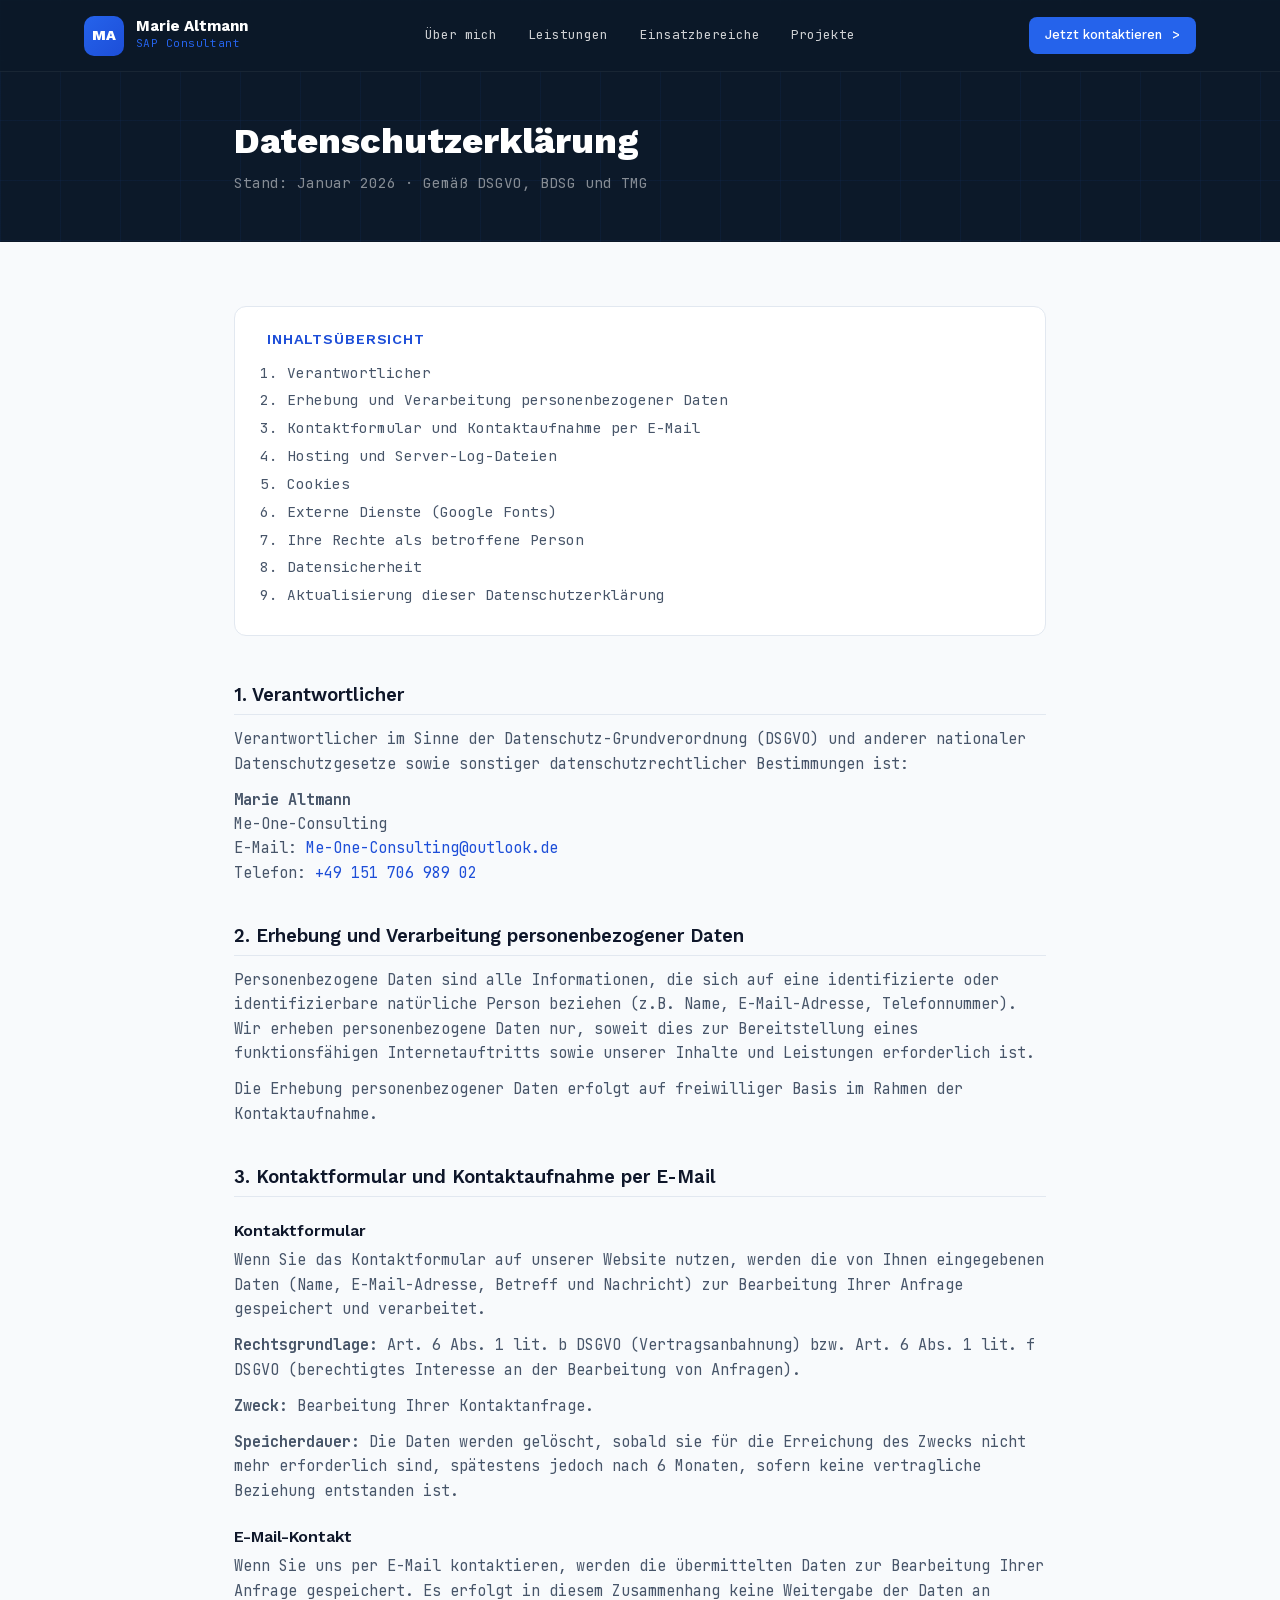
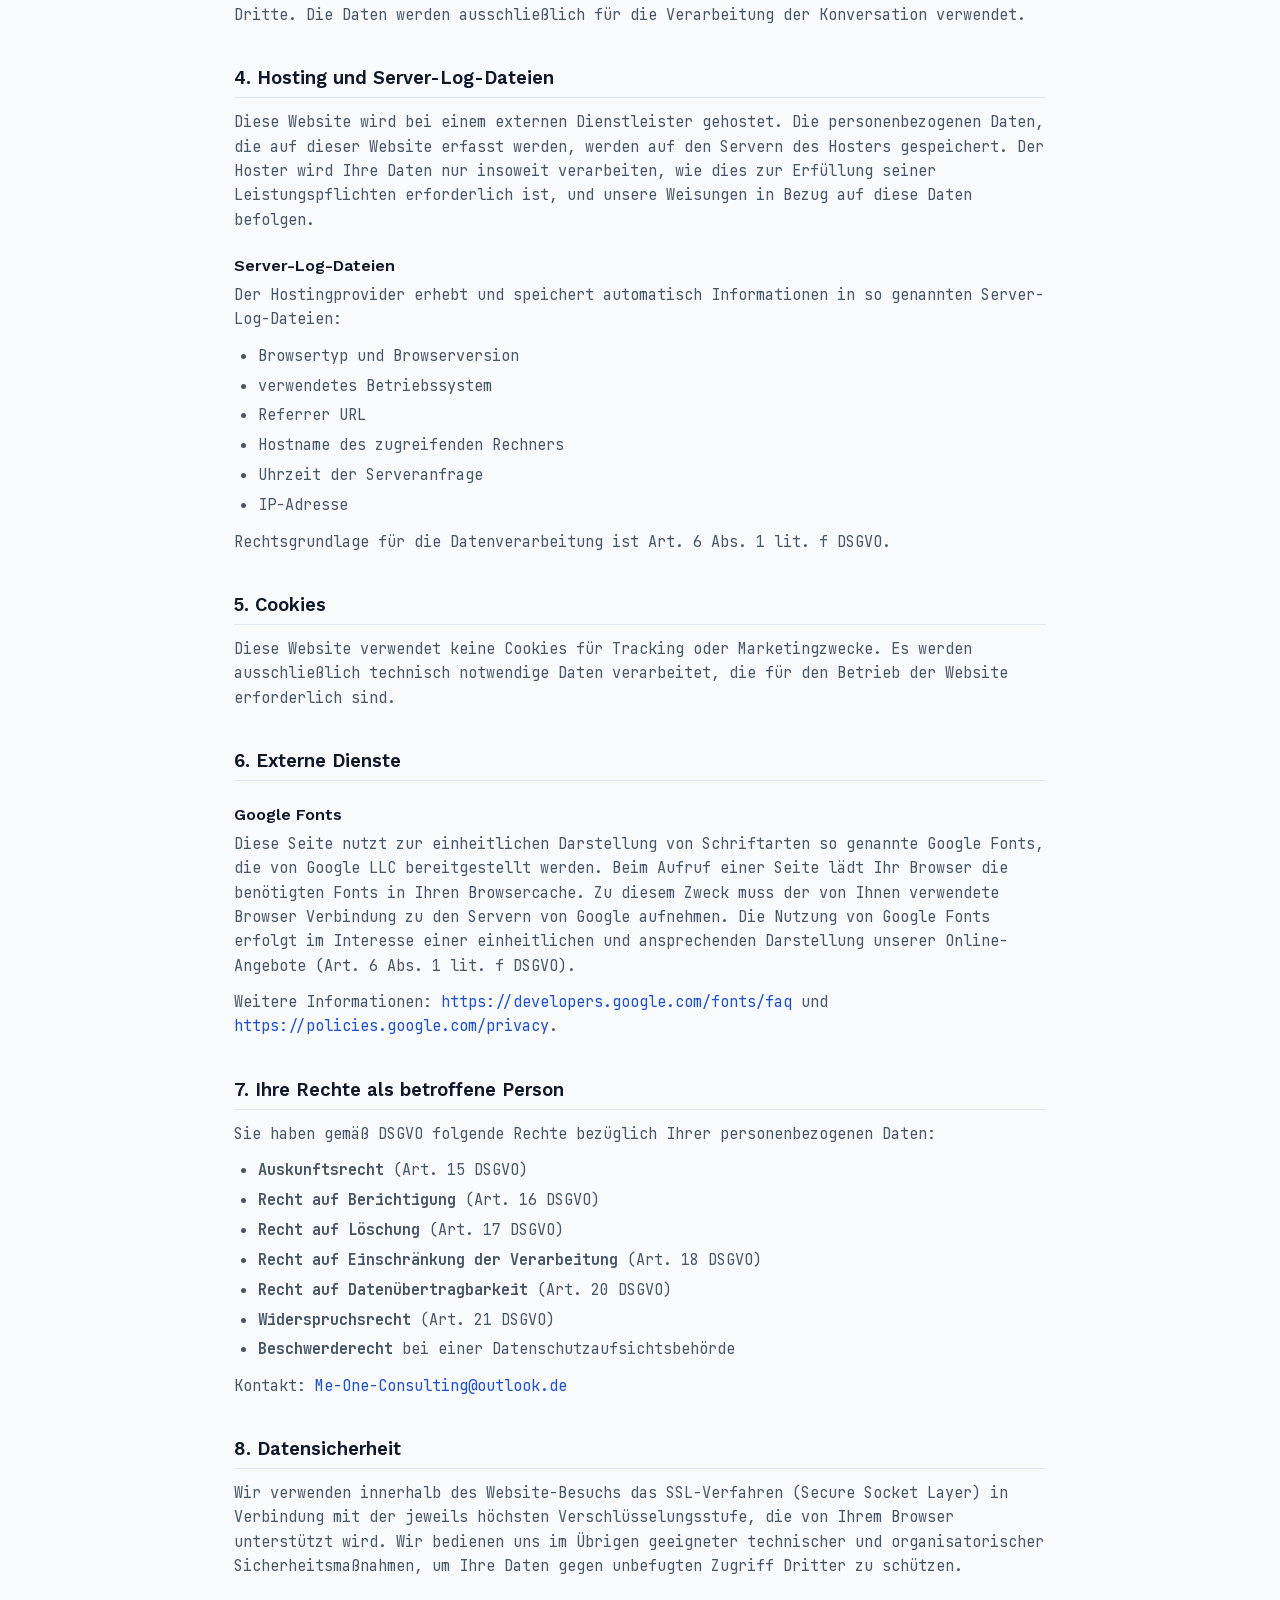
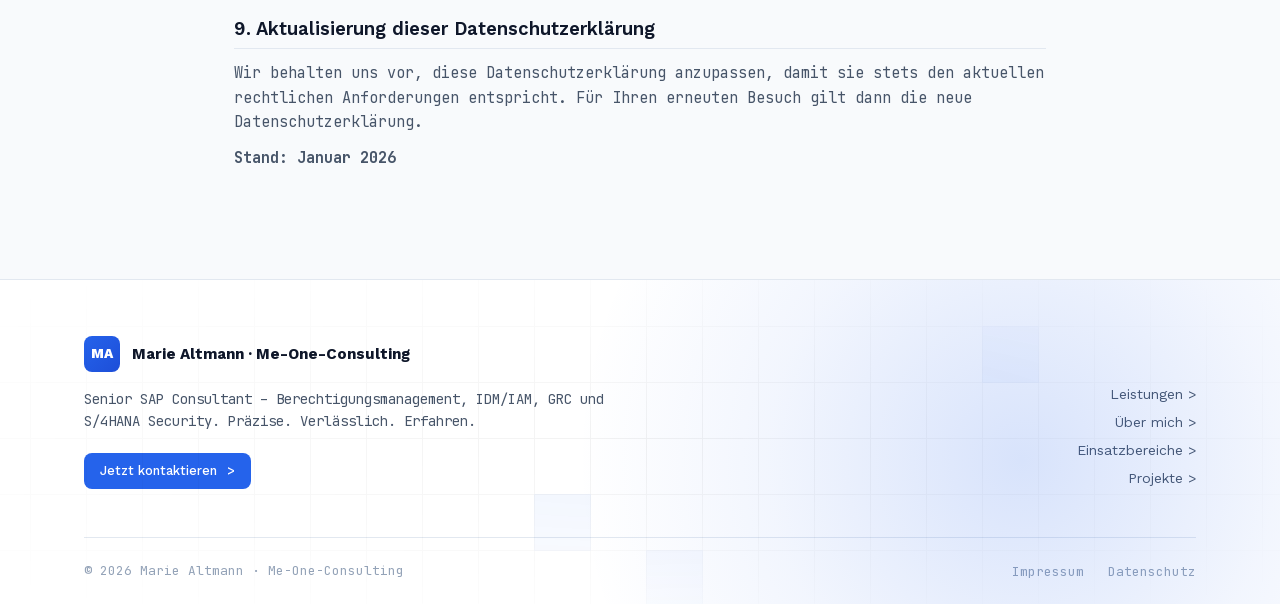
<file: datenschutz.html>
<!DOCTYPE html>
<html lang="de">
<head>
  <meta charset="UTF-8" />
  <meta name="viewport" content="width=device-width, initial-scale=1.0" />
  <title>Datenschutzerklärung – Marie Altmann · Me-One-Consulting</title>
  <meta name="robots" content="noindex, nofollow" />

  <link rel="stylesheet" href="assets/fonts/fonts.css" />
  <link rel="stylesheet" href="assets/css/shared.css" />
  <style>
    body { background: var(--bg); }

    /* ─── PAGE HEADER ─── */
    .page-header { background: var(--navy); padding: calc(var(--nav-h) + 3rem) 0 3rem; position: relative; overflow: hidden; }
    .page-header-grid {
      position: absolute; inset: 0;
      background-image: linear-gradient(rgba(37,99,235,.06) 1px, transparent 1px),
                        linear-gradient(90deg, rgba(37,99,235,.06) 1px, transparent 1px);
      background-size: 60px 60px;
    }
    .page-header-inner { position: relative; z-index: 1; max-width: 860px; margin: 0 auto; padding: 0 1.5rem; }
    .page-header h1 { font-size: 2.25rem; color: #fff; font-weight: 800; }
    .page-header p { color: rgba(255,255,255,.5); margin-top: .5rem; font-size: .9rem; }

    /* ─── RECHTSTEXT-LAYOUT ─── */
    main { max-width: 860px; margin: 0 auto; padding: 4rem 1.5rem 6rem; }
    main h2 {
      font-size: 1.15rem; color: var(--text);
      margin: 2.5rem 0 .75rem; padding-bottom: .5rem;
      border-bottom: 1px solid var(--border);
    }
    main h2:first-child { margin-top: 0; }
    main h3 { font-size: 1rem; color: var(--text); margin: 1.5rem 0 .5rem; }
    main p { color: var(--text-sec); font-size: .95rem; margin-bottom: .75rem; }
    main ul { color: var(--text-sec); font-size: .95rem; margin: .5rem 0 .75rem 1.5rem; }
    main ul li { margin-bottom: .35rem; }
    main a { color: var(--blue-dark); }
    main a:hover { text-decoration: underline; }

    .toc {
      background: var(--white); border: 1px solid var(--border);
      border-radius: var(--radius); padding: 1.5rem 2rem; margin-bottom: 3rem;
    }
    .toc h3 { margin-top: 0; margin-bottom: .75rem; font-size: .9rem; text-transform: uppercase; letter-spacing: .06em; color: var(--blue-dark); }
    .toc ol { color: var(--text-sec); font-size: .9rem; margin-left: 1.25rem; }
    .toc li { margin-bottom: .3rem; }
    .toc a { color: var(--text-sec); }
    .toc a:hover { color: var(--blue-dark); }
  </style>
</head>
<body>

<!-- ─── PAGE HEADER ─── -->
<div class="page-header">
  <div class="page-header-grid"></div>
  <div class="page-header-inner">
    <h1>Datenschutzerklärung</h1>
    <p>Stand: Januar 2026 · Gemäß DSGVO, BDSG und TMG</p>
  </div>
</div>

<main>
  <div class="toc">
    <h3>Inhaltsübersicht</h3>
    <ol>
      <li><a href="#verantwortlicher">Verantwortlicher</a></li>
      <li><a href="#erhebung">Erhebung und Verarbeitung personenbezogener Daten</a></li>
      <li><a href="#kontaktformular">Kontaktformular und Kontaktaufnahme per E-Mail</a></li>
      <li><a href="#hosting">Hosting und Server-Log-Dateien</a></li>
      <li><a href="#cookies">Cookies</a></li>
      <li><a href="#externe-dienste">Externe Dienste (Google Fonts)</a></li>
      <li><a href="#rechte">Ihre Rechte als betroffene Person</a></li>
      <li><a href="#datensicherheit">Datensicherheit</a></li>
      <li><a href="#aktualisierung">Aktualisierung dieser Datenschutzerklärung</a></li>
    </ol>
  </div>

  <h2 id="verantwortlicher">1. Verantwortlicher</h2>
  <p>Verantwortlicher im Sinne der Datenschutz-Grundverordnung (DSGVO) und anderer nationaler Datenschutzgesetze sowie sonstiger datenschutzrechtlicher Bestimmungen ist:</p>
  <p><strong>Marie Altmann</strong><br />Me-One-Consulting<br />E-Mail: <a href="mailto:Me-One-Consulting@outlook.de">Me-One-Consulting@outlook.de</a><br />Telefon: <a href="tel:+4915170698902">+49 151 706 989 02</a></p>

  <h2 id="erhebung">2. Erhebung und Verarbeitung personenbezogener Daten</h2>
  <p>Personenbezogene Daten sind alle Informationen, die sich auf eine identifizierte oder identifizierbare natürliche Person beziehen (z.B. Name, E-Mail-Adresse, Telefonnummer). Wir erheben personenbezogene Daten nur, soweit dies zur Bereitstellung eines funktionsfähigen Internetauftritts sowie unserer Inhalte und Leistungen erforderlich ist.</p>
  <p>Die Erhebung personenbezogener Daten erfolgt auf freiwilliger Basis im Rahmen der Kontaktaufnahme.</p>

  <h2 id="kontaktformular">3. Kontaktformular und Kontaktaufnahme per E-Mail</h2>
  <h3>Kontaktformular</h3>
  <p>Wenn Sie das Kontaktformular auf unserer Website nutzen, werden die von Ihnen eingegebenen Daten (Name, E-Mail-Adresse, Betreff und Nachricht) zur Bearbeitung Ihrer Anfrage gespeichert und verarbeitet.</p>
  <p><strong>Rechtsgrundlage:</strong> Art. 6 Abs. 1 lit. b DSGVO (Vertragsanbahnung) bzw. Art. 6 Abs. 1 lit. f DSGVO (berechtigtes Interesse an der Bearbeitung von Anfragen).</p>
  <p><strong>Zweck:</strong> Bearbeitung Ihrer Kontaktanfrage.</p>
  <p><strong>Speicherdauer:</strong> Die Daten werden gelöscht, sobald sie für die Erreichung des Zwecks nicht mehr erforderlich sind, spätestens jedoch nach 6 Monaten, sofern keine vertragliche Beziehung entstanden ist.</p>
  <h3>E-Mail-Kontakt</h3>
  <p>Wenn Sie uns per E-Mail kontaktieren, werden die übermittelten Daten zur Bearbeitung Ihrer Anfrage gespeichert. Es erfolgt in diesem Zusammenhang keine Weitergabe der Daten an Dritte. Die Daten werden ausschließlich für die Verarbeitung der Konversation verwendet.</p>

  <h2 id="hosting">4. Hosting und Server-Log-Dateien</h2>
  <p>Diese Website wird bei einem externen Dienstleister gehostet. Die personenbezogenen Daten, die auf dieser Website erfasst werden, werden auf den Servern des Hosters gespeichert. Der Hoster wird Ihre Daten nur insoweit verarbeiten, wie dies zur Erfüllung seiner Leistungspflichten erforderlich ist, und unsere Weisungen in Bezug auf diese Daten befolgen.</p>
  <h3>Server-Log-Dateien</h3>
  <p>Der Hostingprovider erhebt und speichert automatisch Informationen in so genannten Server-Log-Dateien:</p>
  <ul>
    <li>Browsertyp und Browserversion</li>
    <li>verwendetes Betriebssystem</li>
    <li>Referrer URL</li>
    <li>Hostname des zugreifenden Rechners</li>
    <li>Uhrzeit der Serveranfrage</li>
    <li>IP-Adresse</li>
  </ul>
  <p>Rechtsgrundlage für die Datenverarbeitung ist Art. 6 Abs. 1 lit. f DSGVO.</p>

  <h2 id="cookies">5. Cookies</h2>
  <p>Diese Website verwendet keine Cookies für Tracking oder Marketingzwecke. Es werden ausschließlich technisch notwendige Daten verarbeitet, die für den Betrieb der Website erforderlich sind.</p>

  <h2 id="externe-dienste">6. Externe Dienste</h2>
  <h3>Google Fonts</h3>
  <p>Diese Seite nutzt zur einheitlichen Darstellung von Schriftarten so genannte Google Fonts, die von Google LLC bereitgestellt werden. Beim Aufruf einer Seite lädt Ihr Browser die benötigten Fonts in Ihren Browsercache. Zu diesem Zweck muss der von Ihnen verwendete Browser Verbindung zu den Servern von Google aufnehmen. Die Nutzung von Google Fonts erfolgt im Interesse einer einheitlichen und ansprechenden Darstellung unserer Online-Angebote (Art. 6 Abs. 1 lit. f DSGVO).</p>
  <p>Weitere Informationen: <a href="https://developers.google.com/fonts/faq" target="_blank" rel="noopener">https://developers.google.com/fonts/faq</a> und <a href="https://policies.google.com/privacy" target="_blank" rel="noopener">https://policies.google.com/privacy</a>.</p>

  <h2 id="rechte">7. Ihre Rechte als betroffene Person</h2>
  <p>Sie haben gemäß DSGVO folgende Rechte bezüglich Ihrer personenbezogenen Daten:</p>
  <ul>
    <li><strong>Auskunftsrecht</strong> (Art. 15 DSGVO)</li>
    <li><strong>Recht auf Berichtigung</strong> (Art. 16 DSGVO)</li>
    <li><strong>Recht auf Löschung</strong> (Art. 17 DSGVO)</li>
    <li><strong>Recht auf Einschränkung der Verarbeitung</strong> (Art. 18 DSGVO)</li>
    <li><strong>Recht auf Datenübertragbarkeit</strong> (Art. 20 DSGVO)</li>
    <li><strong>Widerspruchsrecht</strong> (Art. 21 DSGVO)</li>
    <li><strong>Beschwerderecht</strong> bei einer Datenschutzaufsichtsbehörde</li>
  </ul>
  <p>Kontakt: <a href="mailto:Me-One-Consulting@outlook.de">Me-One-Consulting@outlook.de</a></p>

  <h2 id="datensicherheit">8. Datensicherheit</h2>
  <p>Wir verwenden innerhalb des Website-Besuchs das SSL-Verfahren (Secure Socket Layer) in Verbindung mit der jeweils höchsten Verschlüsselungsstufe, die von Ihrem Browser unterstützt wird. Wir bedienen uns im Übrigen geeigneter technischer und organisatorischer Sicherheitsmaßnahmen, um Ihre Daten gegen unbefugten Zugriff Dritter zu schützen.</p>

  <h2 id="aktualisierung">9. Aktualisierung dieser Datenschutzerklärung</h2>
  <p>Wir behalten uns vor, diese Datenschutzerklärung anzupassen, damit sie stets den aktuellen rechtlichen Anforderungen entspricht. Für Ihren erneuten Besuch gilt dann die neue Datenschutzerklärung.</p>
  <p><strong>Stand: Januar 2026</strong></p>
</main>

<script src="assets/js/components.js"></script>

</body>
</html>
</file>
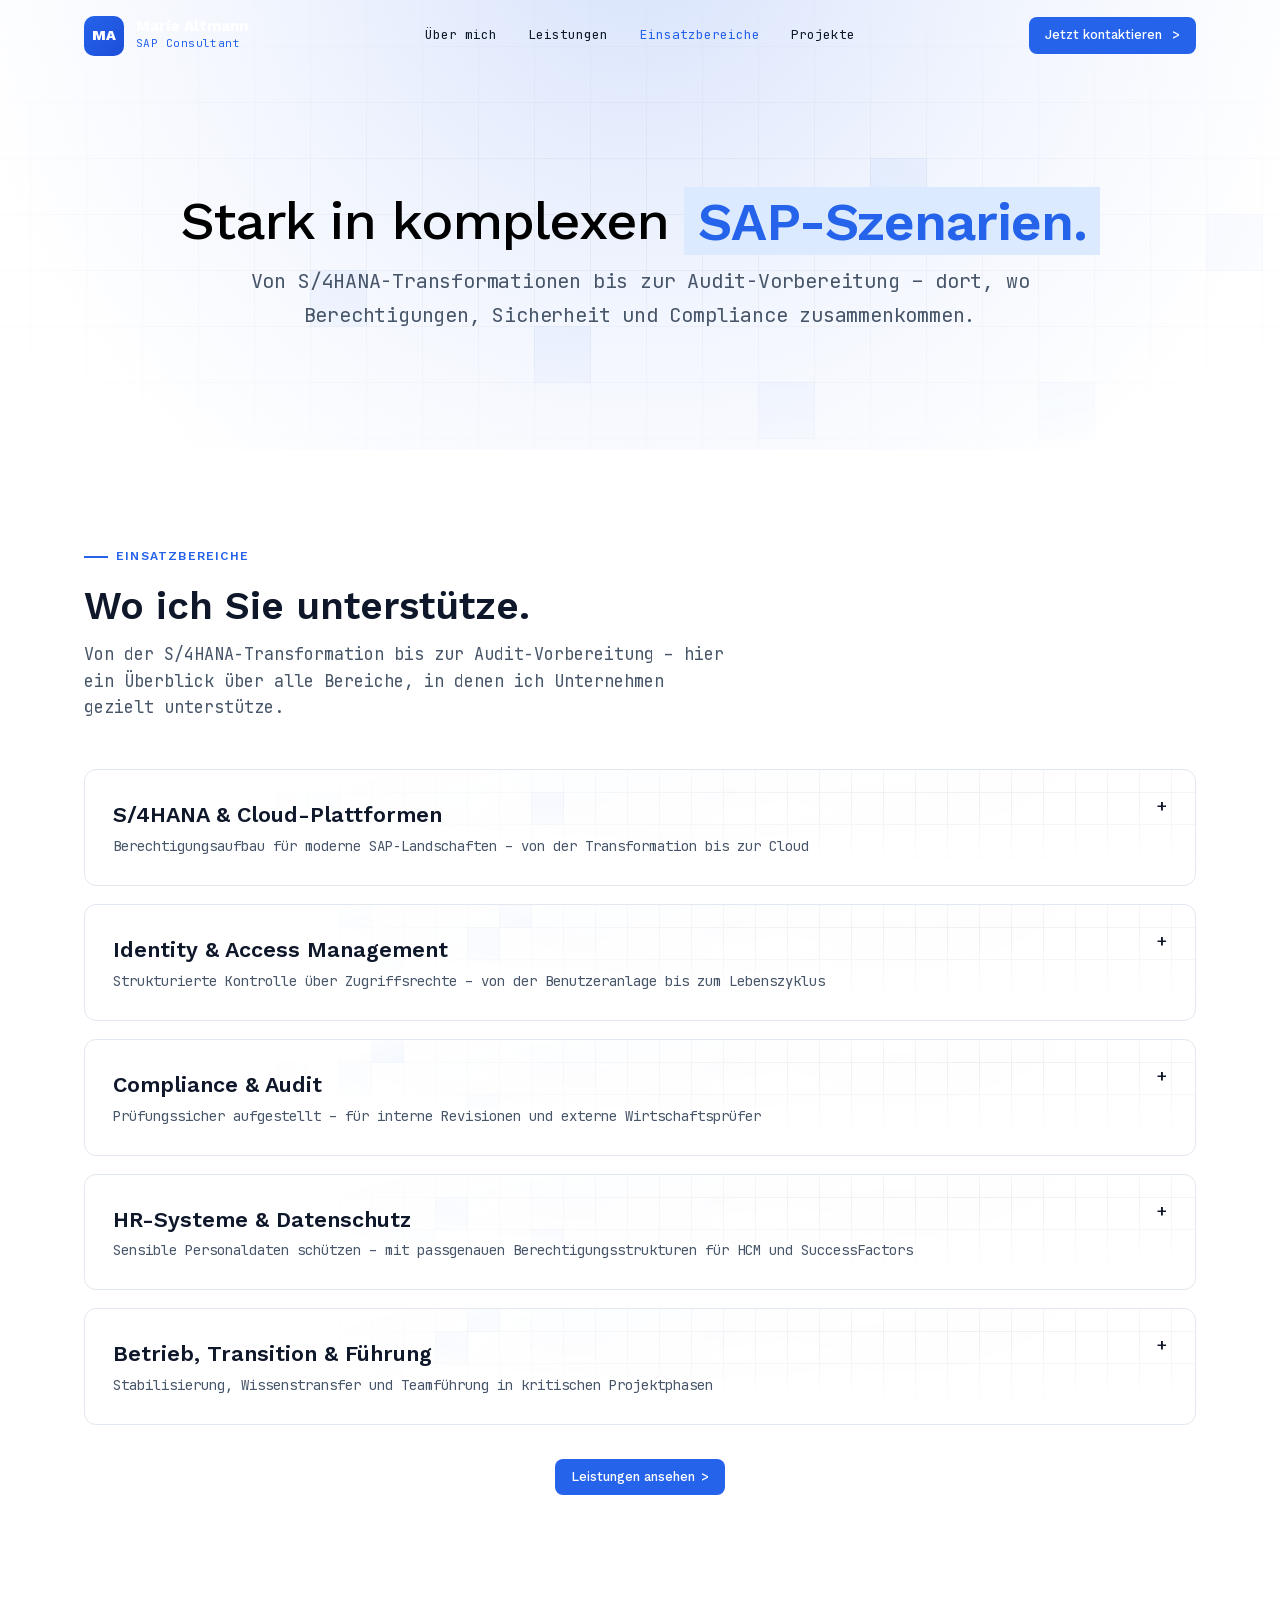
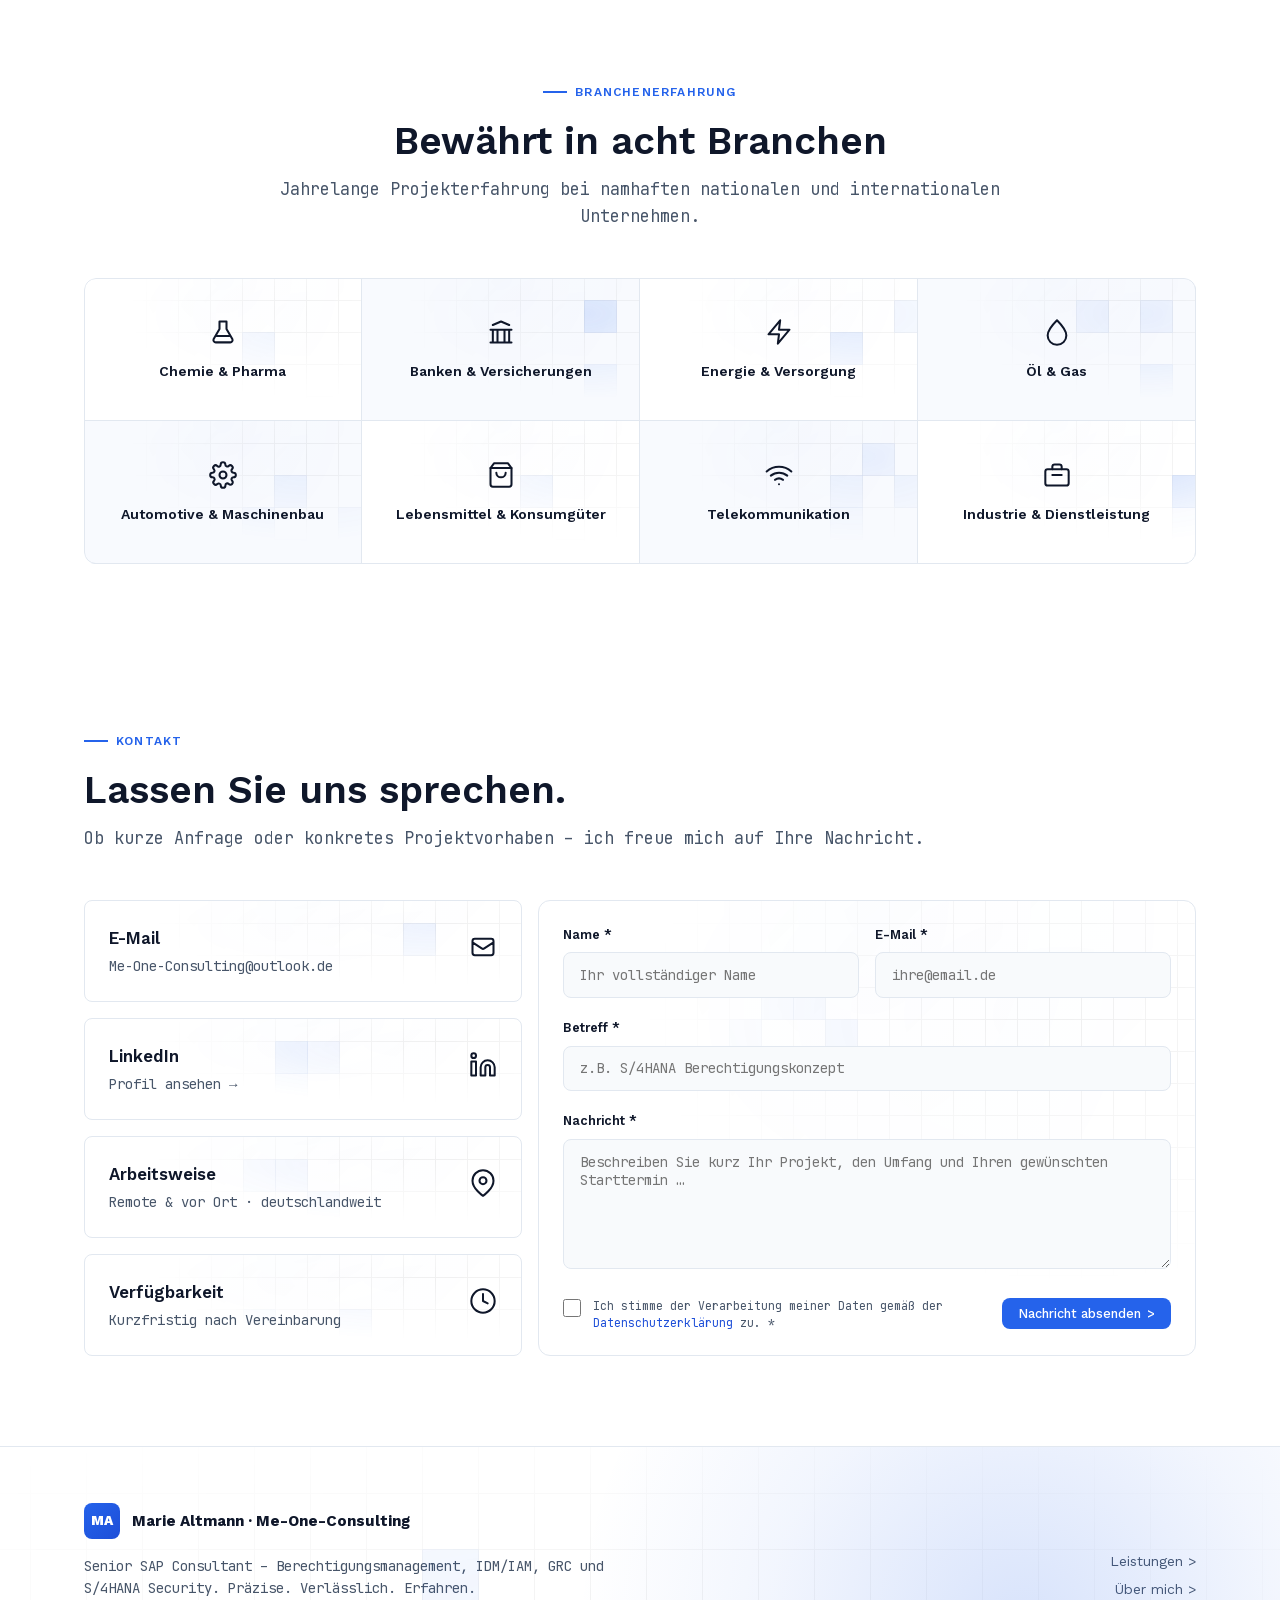
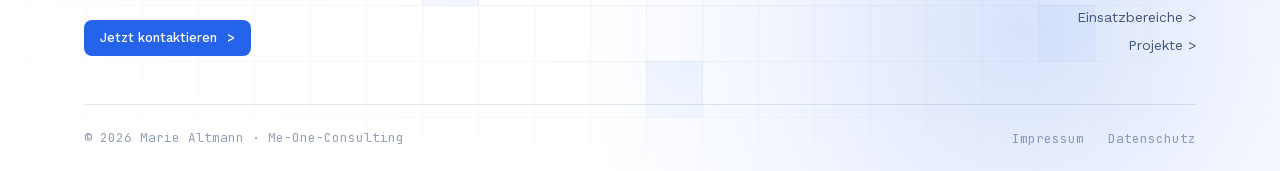
<file: einsatzbereiche.html>
<!DOCTYPE html>
<html lang="de">
<head>
  <meta charset="UTF-8" />
  <meta name="viewport" content="width=device-width, initial-scale=1.0" />
  <title>SAP Consultant für S/4HANA, GRC, IDM & Audit-Vorbereitung – Einsatzbereiche | Marie Altmann</title>
  <meta name="description" content="Wann lohnt sich eine externe SAP Solution Architektin? Von der S/4HANA-Transformation über GRC-Implementierung bis zur SOX-Audit-Vorbereitung – alle Einsatzbereiche auf einen Blick." />
  <meta name="robots" content="index, follow" />
  <meta property="og:title" content="SAP Consultant für S/4HANA, GRC, IDM & Audit-Vorbereitung – Einsatzbereiche" />
  <meta property="og:description" content="Wann lohnt sich eine externe SAP Solution Architektin? Von der S/4HANA-Transformation über GRC-Implementierung bis zur SOX-Audit-Vorbereitung – alle Einsatzbereiche auf einen Blick." />
  <meta property="og:type" content="website" />
  <meta property="og:locale" content="de_DE" />
  <meta property="og:image" content="assets/images/og-image.jpg" />
  <meta name="twitter:card" content="summary_large_image" />
  <meta name="twitter:title" content="SAP Consultant für S/4HANA, GRC, IDM & Audit-Vorbereitung – Einsatzbereiche" />
  <meta name="twitter:description" content="Wann lohnt sich eine externe SAP Solution Architektin? Von der S/4HANA-Transformation über GRC-Implementierung bis zur SOX-Audit-Vorbereitung – alle Einsatzbereiche auf einen Blick." />
  <meta name="twitter:image" content="assets/images/og-image.jpg" />

  <link rel="stylesheet" href="assets/fonts/fonts.css" />
  <link rel="stylesheet" href="assets/css/shared.css" />
  <style>
    /* ─── NAVBAR: transparent über weißem Hero ─── */
    nav#navbar {
      background: transparent;
      border-color: transparent;
      backdrop-filter: none;
    }
    nav#navbar .nav-links a { color: var(--text); }
    nav#navbar .nav-links a:hover { color: var(--blue); }
    nav#navbar.scrolled .nav-links a { color: var(--text); }
    nav#navbar.scrolled .nav-logo-name { color: var(--text); }

    /* ─── PAGE HERO (Index-Stil) ─── */
    .page-hero--light {
      background: var(--white);
    }
    .page-hero.page-hero--light {
      min-height: 50vh;
      display: flex;
      align-items: center;
    }
    .page-hero--light .page-hero-inner {
      padding: 5rem 0;
      text-align: center;
      max-width: 100%;
    }
    .page-hero--light .hero-name {
      font-family: 'Work Sans', system-ui, sans-serif;
      font-weight: 500;
      font-size: clamp(2.2rem, 4.2vw, 3.35rem);
      color: #000;
      letter-spacing: -.02em;
      margin-left: auto;
      margin-right: auto;
    }
    .page-hero--light .hero-sub {
      margin-left: auto;
      margin-right: auto;
      color: var(--text-sec);
      font-size: clamp(1rem, 1.75vw, 1.25rem);
      max-width: 75%;
    }

    /* ─── KATEGORIEN ─── */
    .category-block { margin-bottom: 1rem; }
    .category-block:last-child { margin-bottom: 0; }
    .category-header {
      position: relative;
      display: flex;
      align-items: flex-start;
      justify-content: space-between;
      gap: 1.5rem;
      margin-bottom: 0;
      padding: 1.75rem;
      padding-right: 4rem;
      background: var(--white);
      border: 1px solid var(--border);
      border-radius: var(--radius);
      overflow: hidden;
      transition: background .35s;
    }
    .category-header .sdg-bg {
      mask-image: radial-gradient(ellipse 65% 60% at 80% 25%, white 0%, transparent 100%);
      -webkit-mask-image: radial-gradient(ellipse 65% 60% at 80% 25%, white 0%, transparent 100%);
    }
    .category-header::after {
      content: '+';
      position: absolute;
      z-index: 3;
      top: 1.75rem;
      right: 1.75rem;
      color: var(--text);
      font-family: 'Work Sans', system-ui, sans-serif;
      font-size: 1.1rem;
      font-weight: 500;
      line-height: 1;
      transition: color .2s, transform .25s;
    }
    .category-block:hover .category-header {
      background: #F8FAFE;
      border-bottom-left-radius: 0;
      border-bottom-right-radius: 0;
    }
    .category-block:hover .category-header::after {
      color: var(--blue);
      transform: rotate(45deg);
    }
    .category-icon {
      display: none;
    }
    .category-title {
      position: relative;
      z-index: 1;
      font-family: 'Work Sans', system-ui, sans-serif;
      font-size: 1.35rem; font-weight: 600; color: var(--text);
      transition: color .2s;
    }
    .category-block:hover .category-title,
    .category-block:hover .category-subtitle { color: var(--blue); }
    .category-subtitle {
      position: relative;
      z-index: 1;
      font-size: .875rem; color: var(--text-sec); margin-top: .2rem; line-height: 1.5;
    }

    .eb-grid {
      display: grid;
      grid-template-columns: repeat(3, 1fr);
      gap: 0;
      align-items: stretch;
      max-height: 0;
      opacity: 0;
      overflow: hidden;
      margin-top: 0;
      border: 1px solid var(--border);
      border-radius: var(--radius);
      transition: max-height .55s ease, opacity .35s ease, margin-top .35s ease;
    }
    .category-block:hover .eb-grid {
      max-height: 1200px;
      opacity: 1;
      margin-top: -1px;
      border-top-left-radius: 0;
      border-top-right-radius: 0;
    }
    .eb-card {
      background: var(--white);
      border-right: 1px solid var(--border);
      border-bottom: 1px solid var(--border);
      border-radius: 0;
      padding: 1.75rem;
      position: relative; overflow: hidden;
      min-height: 250px;
      display: flex;
      flex-direction: column;
      transition: background .35s, border-color .25s;
    }
    .eb-card:nth-child(3n) { border-right: none; }
    .eb-card:nth-last-child(-n+3) { border-bottom: none; }
    .eb-card:hover { background: #F8FAFE; border-color: var(--border); }
    .eb-card-title {
      font-family: 'Work Sans', system-ui, sans-serif;
      font-size: 1.15rem; font-weight: 600; color: var(--text);
      margin-bottom: .65rem; transition: color .2s;
      position: relative; z-index: 1;
    }
    .eb-card:hover .eb-card-title,
    .eb-card:hover .eb-card-desc,
    .eb-card:hover .eb-card-when,
    .eb-card:hover .eb-card-when-text { color: var(--blue); }
    .eb-card-desc {
      font-size: .875rem;
      line-height: 1.75;
      color: var(--text-sec);
      margin-bottom: 0;
      position: relative;
      z-index: 1;
      display: -webkit-box;
      -webkit-line-clamp: 6;
      -webkit-box-orient: vertical;
      overflow: hidden;
      min-height: 9.2rem;
    }
    .eb-card-when {
      font-family: 'Work Sans', system-ui, sans-serif;
      font-size: .95rem; font-weight: 600; color: var(--text);
      text-transform: none; letter-spacing: 0; margin-top: auto; margin-bottom: .45rem;
      padding-top: 1.25rem;
      position: relative;
      z-index: 1;
    }
    .eb-card-when-text {
      font-size: .82rem;
      color: var(--text-sec);
      line-height: 1.6;
      position: relative;
      z-index: 1;
      display: -webkit-box;
      -webkit-line-clamp: 3;
      -webkit-box-orient: vertical;
      overflow: hidden;
      min-height: 3.95rem;
    }

    /* ─── BRANCHENERFAHRUNG ─── */
    #branchen { background: var(--white); }
    #branchen .leistungen-header { text-align: center; }
    #branchen .leistungen-header .section-label { justify-content: center; }
    #branchen .leistungen-header .section-sub { margin-left: auto; margin-right: auto; max-width: 75%; }
    .branchen-wrap {
      position: relative;
      border-radius: var(--radius); overflow: hidden;
    }
    .branchen-wrap::before {
      content: '';
      position: absolute; inset: 0;
      border: 1px solid var(--border);
      border-radius: inherit;
      pointer-events: none;
      z-index: 10;
    }
    .branchen-grid {
      display: grid; grid-template-columns: repeat(4, 1fr);
    }
    .branchen-card {
      position: relative; overflow: hidden;
      background: var(--white);
      padding: 2.5rem 1.75rem;
      display: flex; flex-direction: column; align-items: center; gap: 1rem;
      text-align: center;
      border-right: 1px solid var(--border);
      border-bottom: 1px solid var(--border);
    }
    .branchen-card--tinted { background: #F8FAFE; }
    .branchen-icon {
      position: relative; z-index: 2;
      display: flex; align-items: center; justify-content: center;
      color: var(--text); flex-shrink: 0;
      transition: color .2s;
    }
    .branchen-icon svg { width: 28px; height: 28px; }
    .branchen-card:hover .branchen-icon { color: var(--blue); }
    .branchen-name {
      position: relative; z-index: 2;
      font-size: .875rem; font-weight: 600;
      color: var(--text); font-family: 'Work Sans', system-ui, sans-serif;
      line-height: 1.3;
      transition: color .2s;
    }
    .branchen-card:hover .branchen-name { color: var(--blue); }

    @media (max-width: 1024px) {
      .eb-grid { grid-template-columns: 1fr 1fr; }
      .eb-card:nth-child(3n) { border-right: 1px solid var(--border); }
      .eb-card:nth-last-child(-n+3) { border-bottom: 1px solid var(--border); }
      .eb-card:nth-child(2n) { border-right: none; }
      .eb-card:nth-last-child(-n+2) { border-bottom: none; }
      .branchen-grid { grid-template-columns: repeat(2, 1fr); }
      .category-header { padding: 1.25rem; padding-right: 3.5rem; }
    }
    @media (max-width: 768px) {
      .eb-grid { grid-template-columns: 1fr; }
      .eb-card,
      .eb-card:nth-child(2n),
      .eb-card:nth-child(3n) { border-right: none; }
      .eb-card,
      .eb-card:nth-last-child(-n+3),
      .eb-card:nth-last-child(-n+2) { border-bottom: 1px solid var(--border); }
      .eb-card:last-child { border-bottom: none; }
      .eb-card { min-height: unset; padding: 1.25rem; }
      .category-block { margin-bottom: .75rem; }
      .category-header { cursor: pointer; }
      .category-header::after { top: 1.25rem; right: 1.25rem; content: '⌄'; font-size: 1.35rem; }
      .category-block:hover .category-header { background: var(--white); border-bottom-left-radius: var(--radius); border-bottom-right-radius: var(--radius); }
      .category-block:hover .category-header::after { color: var(--text); transform: none; }
      .category-block:hover .category-title,
      .category-block:hover .category-subtitle { color: var(--text); color: inherit; }
      .category-block:hover .eb-grid { max-height: 0; opacity: 0; margin-top: 0; border-top-left-radius: var(--radius); border-top-right-radius: var(--radius); }
      .category-block.is-open .category-header { background: #F8FAFE; border-bottom-left-radius: 0; border-bottom-right-radius: 0; }
      .category-block.is-open .category-header::after { color: var(--blue); transform: rotate(180deg); }
      .category-block.is-open .category-title,
      .category-block.is-open .category-subtitle { color: var(--blue); }
      .category-block.is-open .eb-grid { max-height: 1200px; opacity: 1; margin-top: -1px; border-top-left-radius: 0; border-top-right-radius: 0; }
      #branchen .branchen-card { background: var(--white); }
      #branchen .branchen-card:nth-child(2),
      #branchen .branchen-card:nth-child(3),
      #branchen .branchen-card:nth-child(6),
      #branchen .branchen-card:nth-child(7) { background: #F8FAFE; }
      #branchen .branchen-card.is-active .branchen-icon,
      #branchen .branchen-card.is-active .branchen-name { color: var(--blue); }
      .page-hero--light .page-hero-inner { text-align: left; }
      .page-hero--light .hero-name { margin-left: 0; margin-right: 0; max-width: 100%; white-space: normal; }
      .page-hero--light .hero-sub { margin-left: 0; margin-right: 0; max-width: 100%; }
    }
    @media (max-width: 480px) {
      .branchen-grid { grid-template-columns: repeat(2, 1fr); }
      .eb-card-desc { -webkit-line-clamp: 4; min-height: unset; }
      .eb-card-when-text { -webkit-line-clamp: 2; min-height: unset; }
    }
  </style>
</head>
<body>

<!-- ─── PAGE HERO ─── -->
<div class="page-hero page-hero--light">
  <div class="hero-grid"></div>
  <div class="hero-orb"></div>
  <div class="container">
    <div class="page-hero-inner">
      <h1 class="hero-name">Stark in komplexen <span class="hero-highlight">SAP-Szenarien.</span></h1>
      <p class="hero-sub">Von S/4HANA-Transformationen bis zur Audit-Vorbereitung – dort, wo Berechtigungen, Sicherheit und Compliance zusammenkommen.</p>
    </div>
  </div>
</div>

<!-- ─── EINSATZBEREICHE ─── -->
<section>
  <div class="container">

    <div style="margin-bottom: 2.5rem;">
      <span class="section-label fade-in">Einsatzbereiche</span>
      <h2 class="section-heading fade-in">Wo ich Sie unterstütze.</h2>
      <p class="section-sub fade-in">Von der S/4HANA-Transformation bis zur Audit-Vorbereitung – hier ein Überblick über alle Bereiche, in denen ich Unternehmen gezielt unterstütze.</p>
    </div>

    <div class="category-block fade-in">
      <div class="category-header">
        <div class="category-icon">⚡</div>
        <div>
          <div class="category-title">S/4HANA &amp; Cloud-Plattformen</div>
          <div class="category-subtitle">Berechtigungsaufbau für moderne SAP-Landschaften – von der Transformation bis zur Cloud</div>
        </div>
      </div>
      <div class="eb-grid">
        <div class="eb-card fade-in fade-in-delay-1">
          <div class="eb-card-title">S/4HANA Transformation</div>
          <div class="eb-card-desc">Vollständiger Aufbau einer neuen Berechtigungsstruktur im Rahmen von Greenfield- oder Brownfield-Projekten. Ich begleite Sie von der Analyse der Anforderungen über das Rollendesign bis zum Go-Live – inkl. CutOver und HyperCare.</div>
          <div class="eb-card-when">Typischer Einsatz</div>
          <div class="eb-card-when-text">Systemwechsel von ECC auf S/4HANA, Neueinführung, internationale Rollouts über mehrere Wellen und Buchungskreise</div>
        </div>
        <div class="eb-card fade-in fade-in-delay-2">
          <div class="eb-card-title">Fiori-Berechtigungen</div>
          <div class="eb-card-desc">Konzeption und Implementierung eines vollständigen Fiori-Launchpad-Berechtigungskonzepts. Kachel-Sichtbarkeit, OData-Services, Backend-Berechtigungen und Catalogues / Groups – sauber definiert und dokumentiert.</div>
          <div class="eb-card-when">Typischer Einsatz</div>
          <div class="eb-card-when-text">S/4HANA-Projekte mit Fiori-Oberfläche, Einführung des Fiori Launchpads, Berechtigungsprobleme nach Go-Live</div>
        </div>
        <div class="eb-card fade-in fade-in-delay-3">
          <div class="eb-card-title">SAC &amp; BTP Berechtigungen</div>
          <div class="eb-card-desc">Berechtigungskonzepte für SAP Analytics Cloud (SAC) und die SAP Business Technology Platform (BTP) – Rollen, Teams, Stories und Datenzugriffssteuerung in der Cloud-Umgebung.</div>
          <div class="eb-card-when">Typischer Einsatz</div>
          <div class="eb-card-when-text">Einführung SAC/BTP, Reporting-Rollout mit sensiblen Finanzdaten, Audit-Vorbereitung für Cloud-Komponenten</div>
        </div>
      </div>
    </div>

    <div class="category-block fade-in">
      <div class="category-header">
        <div class="category-icon">🔑</div>
        <div>
          <div class="category-title">Identity &amp; Access Management</div>
          <div class="category-subtitle">Strukturierte Kontrolle über Zugriffsrechte – von der Benutzeranlage bis zum Lebenszyklus</div>
        </div>
      </div>
      <div class="eb-grid">
        <div class="eb-card fade-in fade-in-delay-1">
          <div class="eb-card-title">IDM / IAM-Einführung</div>
          <div class="eb-card-desc">Einführung und Betrieb von Identity Management Systemen (SAP IDM, ONE Identity, SailPoint, OMADA). Prozessdesign, Workflow-Konfiguration, Provisioning-Anbindung und Übergabe an den internen Betrieb.</div>
          <div class="eb-card-when">Typischer Einsatz</div>
          <div class="eb-card-when-text">Ersteinführung eines IDM-Systems, Ablösung manueller Benutzeranlage-Prozesse, Anforderungen durch Compliance oder Revision</div>
        </div>
        <div class="eb-card fade-in fade-in-delay-2">
          <div class="eb-card-title">Rollenkonzept / Redesign</div>
          <div class="eb-card-desc">Neuaufbau oder grundlegende Überarbeitung bestehender Rollenstrukturen. Bereinigung historisch gewachsener Berechtigungslandschaften, Konsolidierung von Profilen und Rollen, Einführung eines nachhaltigen Rollenmodells.</div>
          <div class="eb-card-when">Typischer Einsatz</div>
          <div class="eb-card-when-text">Berechtigungslandschaft nach Jahren gewachsen und unkontrolliert, bevorstehender Audit, S/4HANA-Vorbereitung</div>
        </div>
        <div class="eb-card fade-in fade-in-delay-3">
          <div class="eb-card-title">Firefighter Access Management</div>
          <div class="eb-card-desc">Konzeption und Implementierung eines kontrollierten privilegierten Zugriffssystems (Firefighter). Festlegung von Firefighter-IDs, Genehmigungsprozessen, Logging und revisionssicherer Dokumentation aller Nutzungen.</div>
          <div class="eb-card-when">Typischer Einsatz</div>
          <div class="eb-card-when-text">SOX-Anforderungen, GRC-Implementierung, Abschlussprüfungen, Notfallzugriff für Basis und SAP-Administratoren</div>
        </div>
      </div>
    </div>

    <div class="category-block fade-in">
      <div class="category-header">
        <div class="category-icon">⚖️</div>
        <div>
          <div class="category-title">Compliance &amp; Audit</div>
          <div class="category-subtitle">Prüfungssicher aufgestellt – für interne Revisionen und externe Wirtschaftsprüfer</div>
        </div>
      </div>
      <div class="eb-grid">
        <div class="eb-card fade-in fade-in-delay-1">
          <div class="eb-card-title">GRC &amp; Compliance</div>
          <div class="eb-card-desc">Implementierung und Betrieb von SAP GRC Access Control – Risk Management, Business Role Management, Emergency Access Management und Access Request Management. Aufbau eines unternehmensweiten GRC-Regelwerks.</div>
          <div class="eb-card-when">Typischer Einsatz</div>
          <div class="eb-card-when-text">Erstimplementierung GRC, Upgrade auf neuere GRC-Version, Compliance-Anforderungen durch SOX oder IKS</div>
        </div>
        <div class="eb-card fade-in fade-in-delay-2">
          <div class="eb-card-title">SoD-Analyse</div>
          <div class="eb-card-desc">Vollständige Analyse von Segregation-of-Duties-Konflikten, Aufbau eines Risikokatalogs, Definition von Kompensationskontrollen und Bereinigung kritischer Konflikte. Priorisierung nach Risikostufe und Umsetzbarkeit.</div>
          <div class="eb-card-when">Typischer Einsatz</div>
          <div class="eb-card-when-text">Vorbereitung auf Abschlussprüfung, kritische SoD-Befunde aus Audit, Neuaufbau nach S/4HANA-Migration</div>
        </div>
        <div class="eb-card fade-in fade-in-delay-3">
          <div class="eb-card-title">Audit-Vorbereitung (SOX, KRITIS, IKS)</div>
          <div class="eb-card-desc">Strukturierte Vorbereitung auf Jahresabschlussprüfungen und behördliche Prüfungen. Aufbau der erforderlichen Nachweise, Dokumentation, Kontrollen und Arbeitspapiere – erprobt in Zusammenarbeit mit EY, KPMG und PwC.</div>
          <div class="eb-card-when">Typischer Einsatz</div>
          <div class="eb-card-when-text">Bevorstehende Jahresabschlussprüfung, Erstprüfung nach KRITIS-Einstufung, IKS-Aufbau oder -Erneuerung</div>
        </div>
      </div>
    </div>

    <div class="category-block fade-in">
      <div class="category-header">
        <div class="category-icon">👥</div>
        <div>
          <div class="category-title">HR-Systeme &amp; Datenschutz</div>
          <div class="category-subtitle">Sensible Personaldaten schützen – mit passgenauen Berechtigungsstrukturen für HCM und SuccessFactors</div>
        </div>
      </div>
      <div class="eb-grid">
        <div class="eb-card fade-in fade-in-delay-1">
          <div class="eb-card-title">HCM &amp; SuccessFactors</div>
          <div class="eb-card-desc">Berechtigungskonzepte für SAP HCM (PA, PY, PT, OM) und SuccessFactors. Besonderer Fokus auf das Strukturelle Berechtigungskonzept, Infotyp-Berechtigungen und datenschutzkonforme Zugriffsbeschränkung auf Personaldaten.</div>
          <div class="eb-card-when">Typischer Einsatz</div>
          <div class="eb-card-when-text">HCM-Neueinführung, DSGVO-getriebene Überarbeitung, SuccessFactors-Integration, SOX-Anforderungen im HR-Bereich</div>
        </div>
        <div class="eb-card fade-in fade-in-delay-2">
          <div class="eb-card-title">Datenschutz &amp; ILM</div>
          <div class="eb-card-desc">Berechtigungskonzepte im Kontext der DSGVO und des SAP Information Lifecycle Management (ILM). Zugriffsbeschränkung auf personenbezogene Daten, Archivierungsberechtigungen und datenschutzkonforme Aufbewahrungskonzepte.</div>
          <div class="eb-card-when">Typischer Einsatz</div>
          <div class="eb-card-when-text">DSGVO-Projektinitiativen, ILM-Einführung, Datenschutzaudit, Archivierungsprojekte mit Berechtigungsrelevanz</div>
        </div>
        <div class="eb-card fade-in fade-in-delay-3">
          <div class="eb-card-title">Lizenzvermessung</div>
          <div class="eb-card-desc">Analyse und Optimierung der SAP-Nutzerkategorisierung im Rahmen von Lizenzvermessungen. Identifikation von Einsparpotenzialen durch korrekte Nutzerzuordnung und Bereinigung nicht mehr benötigter Berechtigungen.</div>
          <div class="eb-card-when">Typischer Einsatz</div>
          <div class="eb-card-when-text">Jährliche SAP-Lizenzvermessung, Kostendruck durch zu hohe Lizenzkosten, Vorbereitung auf SAP-Systemprüfung</div>
        </div>
      </div>
    </div>

    <div class="category-block fade-in">
      <div class="category-header">
        <div class="category-icon">🚀</div>
        <div>
          <div class="category-title">Betrieb, Transition &amp; Führung</div>
          <div class="category-subtitle">Stabilisierung, Wissenstransfer und Teamführung in kritischen Projektphasen</div>
        </div>
      </div>
      <div class="eb-grid">
        <div class="eb-card fade-in fade-in-delay-1">
          <div class="eb-card-title">Hypercare &amp; Stabilisierung</div>
          <div class="eb-card-desc">Begleitung der kritischen Phase nach dem Go-Live: schnelle Analyse und Behebung von Berechtigungsproblemen, Unterstützung der Anwender, Feinabstimmung der Rollenstruktur und Übergabe in den Regelbetrieb.</div>
          <div class="eb-card-when">Typischer Einsatz</div>
          <div class="eb-card-when-text">Direkt nach Go-Live eines S/4HANA-Systems, nach größeren Releases, wenn das interne Team die Berechtigungsprobleme nicht alleine bewältigen kann</div>
        </div>
        <div class="eb-card fade-in fade-in-delay-2">
          <div class="eb-card-title">Offshore-Team-Führung</div>
          <div class="eb-card-desc">Fachliche und disziplinarische Führung internationaler Berechtigungsteams in Nearshore- und Offshore-Projekten. Qualitätssicherung, Koordination mit dem Onshore-Team, Review und Freigabe von Rollen und Konzepten.</div>
          <div class="eb-card-when">Typischer Einsatz</div>
          <div class="eb-card-when-text">Große Rollout-Projekte mit verteilten Teams, Kostenoptimierung durch Offshore-Delivery, internationaler Rollout mit lokalen Berechtigungsteams</div>
        </div>
        <div class="eb-card fade-in fade-in-delay-3">
          <div class="eb-card-title">Wissenstransfer &amp; Coaching</div>
          <div class="eb-card-desc">Gezielter Aufbau interner Kompetenz für langfristige Unabhängigkeit vom externen Berater. Schulungen, Workshops, Dokumentation, Coaching des internen Berechtigungsteams und der Key User in den Fachbereichen.</div>
          <div class="eb-card-when">Typischer Einsatz</div>
          <div class="eb-card-when-text">Projektabschluss und Übergabe, Aufbau eines internen SAP-Security-Teams, Qualifizierung nach Systemeinführung</div>
        </div>
      </div>
    </div>

    <div style="text-align:center; margin-top:2rem;">
      <a href="leistungen.html#leistungsuebersicht" class="nav-cta fade-in">Leistungen ansehen <span class="sdg-arrow">></span></a>
    </div>
  </div>
</section>

<!-- ─── BRANCHENERFAHRUNG ─── -->
<section id="branchen">
  <div class="container">
    <div class="leistungen-header">
      <span class="section-label fade-in">Branchenerfahrung</span>
      <h2 class="section-heading fade-in">Bewährt in acht Branchen</h2>
      <p class="section-sub fade-in">Jahrelange Projekterfahrung bei namhaften nationalen und internationalen Unternehmen.</p>
    </div>
    <div class="branchen-wrap">
      <div class="branchen-grid">

        <div class="branchen-card">
          <div class="branchen-icon">
            <svg width="22" height="22" fill="none" viewBox="0 0 24 24" stroke="currentColor" stroke-width="1.75" stroke-linecap="round" stroke-linejoin="round">
              <path d="M9 3h6M9 3v6.5L4 18a2 2 0 001.8 2.9h12.4A2 2 0 0020 18l-5-8.5V3"/>
              <path d="M6.5 15.5h11"/>
            </svg>
          </div>
          <span class="branchen-name">Chemie &amp; Pharma</span>
        </div>

        <div class="branchen-card branchen-card--tinted">
          <div class="branchen-icon">
            <svg width="22" height="22" fill="none" viewBox="0 0 24 24" stroke="currentColor" stroke-width="1.75" stroke-linecap="round" stroke-linejoin="round">
              <path d="M3 21h18M3 10h18M5 6l7-3 7 3M5 10v11M19 10v11M9 10v11M15 10v11"/>
            </svg>
          </div>
          <span class="branchen-name">Banken &amp; Versicherungen</span>
        </div>

        <div class="branchen-card">
          <div class="branchen-icon">
            <svg width="22" height="22" fill="none" viewBox="0 0 24 24" stroke="currentColor" stroke-width="1.75" stroke-linecap="round" stroke-linejoin="round">
              <path d="M13 2L3 14h9l-1 8 10-12h-9l1-8z"/>
            </svg>
          </div>
          <span class="branchen-name">Energie &amp; Versorgung</span>
        </div>

        <div class="branchen-card branchen-card--tinted">
          <div class="branchen-icon">
            <svg width="22" height="22" fill="none" viewBox="0 0 24 24" stroke="currentColor" stroke-width="1.75" stroke-linecap="round" stroke-linejoin="round">
              <path d="M12 2C6.5 7.5 4 12 4 15a8 8 0 0016 0c0-3-2.5-7.5-8-13z"/>
            </svg>
          </div>
          <span class="branchen-name">Öl &amp; Gas</span>
        </div>

        <div class="branchen-card branchen-card--tinted">
          <div class="branchen-icon">
            <svg width="22" height="22" fill="none" viewBox="0 0 24 24" stroke="currentColor" stroke-width="1.75" stroke-linecap="round" stroke-linejoin="round">
              <circle cx="12" cy="12" r="3"/>
              <path d="M19.4 15a1.65 1.65 0 00.33 1.82l.06.06a2 2 0 010 2.83 2 2 0 01-2.83 0l-.06-.06a1.65 1.65 0 00-1.82-.33 1.65 1.65 0 00-1 1.51V21a2 2 0 01-4 0v-.09A1.65 1.65 0 009 19.4a1.65 1.65 0 00-1.82.33l-.06.06a2 2 0 01-2.83-2.83l.06-.06A1.65 1.65 0 004.68 15a1.65 1.65 0 00-1.51-1H3a2 2 0 010-4h.09A1.65 1.65 0 004.6 9a1.65 1.65 0 00-.33-1.82l-.06-.06a2 2 0 012.83-2.83l.06.06A1.65 1.65 0 009 4.68a1.65 1.65 0 001-1.51V3a2 2 0 014 0v.09a1.65 1.65 0 001 1.51 1.65 1.65 0 001.82-.33l.06-.06a2 2 0 012.83 2.83l-.06.06A1.65 1.65 0 0019.4 9a1.65 1.65 0 001.51 1H21a2 2 0 010 4h-.09a1.65 1.65 0 00-1.51 1z"/>
            </svg>
          </div>
          <span class="branchen-name">Automotive &amp; Maschinenbau</span>
        </div>

        <div class="branchen-card">
          <div class="branchen-icon">
            <svg width="22" height="22" fill="none" viewBox="0 0 24 24" stroke="currentColor" stroke-width="1.75" stroke-linecap="round" stroke-linejoin="round">
              <path d="M6 2L3 6v14a2 2 0 002 2h14a2 2 0 002-2V6l-3-4z"/>
              <line x1="3" y1="6" x2="21" y2="6"/>
              <path d="M16 10a4 4 0 01-8 0"/>
            </svg>
          </div>
          <span class="branchen-name">Lebensmittel &amp; Konsumgüter</span>
        </div>

        <div class="branchen-card branchen-card--tinted">
          <div class="branchen-icon">
            <svg width="22" height="22" fill="none" viewBox="0 0 24 24" stroke="currentColor" stroke-width="1.75" stroke-linecap="round" stroke-linejoin="round">
              <path d="M5 12.55a11 11 0 0114.08 0"/>
              <path d="M1.42 9a16 16 0 0121.16 0"/>
              <path d="M8.53 16.11a6 6 0 016.95 0"/>
              <line x1="12" y1="20" x2="12.01" y2="20"/>
            </svg>
          </div>
          <span class="branchen-name">Telekommunikation</span>
        </div>

        <div class="branchen-card">
          <div class="branchen-icon">
            <svg width="22" height="22" fill="none" viewBox="0 0 24 24" stroke="currentColor" stroke-width="1.75" stroke-linecap="round" stroke-linejoin="round">
              <rect x="2" y="7" width="20" height="14" rx="2"/>
              <path d="M16 7V5a2 2 0 00-2-2h-4a2 2 0 00-2 2v2"/>
              <line x1="12" y1="12" x2="12" y2="12"/>
              <path d="M8 12h8"/>
            </svg>
          </div>
          <span class="branchen-name">Industrie &amp; Dienstleistung</span>
        </div>

      </div>
    </div>
  </div>
</section>

<!-- ─── KONTAKT ─── -->
<section id="kontakt">
  <div class="container">
    <div class="kontakt-header">
      <span class="section-label fade-in">Kontakt</span>
      <h2 class="section-heading fade-in">Lassen Sie uns sprechen.</h2>
      <p class="section-sub fade-in">Ob kurze Anfrage oder konkretes Projektvorhaben – ich freue mich auf Ihre Nachricht.</p>
    </div>
    <div class="contact-grid">
      <div class="contact-info">
        <div class="contact-box-grid fade-in">
          <div class="contact-box">
            <div>
              <span class="contact-box-label">E-Mail</span>
              <a href="mailto:Me-One-Consulting@outlook.de" class="contact-box-value">Me-One-Consulting@outlook.de</a>
            </div>
            <div class="contact-box-icon">
              <svg width="28" height="28" fill="none" viewBox="0 0 24 24" stroke="currentColor" stroke-width="1.75" stroke-linecap="round" stroke-linejoin="round"><path d="M3 8l7.89 5.26a2 2 0 002.22 0L21 8M5 19h14a2 2 0 002-2V7a2 2 0 00-2-2H5a2 2 0 00-2 2v10a2 2 0 002 2z"/></svg>
            </div>
          </div>
          <div class="contact-box">
            <div>
              <span class="contact-box-label">LinkedIn</span>
              <a href="#" class="contact-box-value">Profil ansehen →</a>
            </div>
            <div class="contact-box-icon">
              <svg width="28" height="28" fill="none" viewBox="0 0 24 24" stroke="currentColor" stroke-width="1.75" stroke-linecap="round" stroke-linejoin="round"><path d="M16 8a6 6 0 016 6v7h-4v-7a2 2 0 00-2-2 2 2 0 00-2 2v7h-4v-7a6 6 0 016-6z"/><rect x="2" y="9" width="4" height="12"/><circle cx="4" cy="4" r="2"/></svg>
            </div>
          </div>
          <div class="contact-box">
            <div>
              <span class="contact-box-label">Arbeitsweise</span>
              <span class="contact-box-value">Remote &amp; vor Ort · deutschlandweit</span>
            </div>
            <div class="contact-box-icon">
              <svg width="28" height="28" fill="none" viewBox="0 0 24 24" stroke="currentColor" stroke-width="1.75" stroke-linecap="round" stroke-linejoin="round"><path d="M21 10c0 7-9 13-9 13s-9-6-9-13a9 9 0 0118 0z"/><circle cx="12" cy="10" r="3"/></svg>
            </div>
          </div>
          <div class="contact-box">
            <div>
              <span class="contact-box-label">Verfügbarkeit</span>
              <span class="contact-box-value">Kurzfristig nach Vereinbarung</span>
            </div>
            <div class="contact-box-icon">
              <svg width="28" height="28" fill="none" viewBox="0 0 24 24" stroke="currentColor" stroke-width="1.75" stroke-linecap="round" stroke-linejoin="round"><circle cx="12" cy="12" r="10"/><path d="M12 6v6l4 2"/></svg>
            </div>
          </div>
        </div>
      </div>
      <div class="fade-in fade-in-delay-1">
        <div class="contact-form" id="contact-form-wrap">
          <form id="contact-form" novalidate style="position:relative; z-index:1;">
            <div class="form-row">
              <div class="form-group">
                <label for="name">Name *</label>
                <input type="text" id="name" name="name" placeholder="Ihr vollständiger Name" required />
              </div>
              <div class="form-group">
                <label for="email">E-Mail *</label>
                <input type="email" id="email" name="email" placeholder="ihre@email.de" required />
              </div>
            </div>
            <div class="form-group">
              <label for="betreff">Betreff *</label>
              <input type="text" id="betreff" name="betreff" placeholder="z.B. S/4HANA Berechtigungskonzept" required />
            </div>
            <div class="form-group">
              <label for="message">Nachricht *</label>
              <textarea id="message" name="message" placeholder="Beschreiben Sie kurz Ihr Projekt, den Umfang und Ihren gewünschten Starttermin …" required></textarea>
            </div>
            <div style="display:flex; align-items:center; gap:1.5rem; justify-content:space-between;">
              <div class="form-checkbox" style="margin-bottom:0;">
                <input type="checkbox" id="datenschutz" name="datenschutz" required />
                <label for="datenschutz">
                  Ich stimme der Verarbeitung meiner Daten gemäß der <a href="datenschutz.html">Datenschutzerklärung</a> zu. *
                </label>
              </div>
              <button type="submit" class="btn-submit" style="width:auto; white-space:nowrap; flex-shrink:0; padding:.5rem 1rem; font-size:.8rem;">Nachricht absenden <span class="sdg-arrow">></span></button>
            </div>
          </form>
          <div class="form-success" id="form-success">
            <svg width="48" height="48" fill="none" viewBox="0 0 24 24" stroke="currentColor" stroke-width="1.5"><path stroke-linecap="round" stroke-linejoin="round" d="M9 12.75L11.25 15 15 9.75M21 12a9 9 0 11-18 0 9 9 0 0118 0z"/></svg>
            <h3>Vielen Dank für Ihre Anfrage!</h3>
            <p>Ich werde mich in der Regel innerhalb von 24 Stunden bei Ihnen melden.</p>
          </div>
        </div>
      </div>
    </div>
  </div>
</section>

<script src="assets/js/components.js"></script>
</body>
</html>
</file>
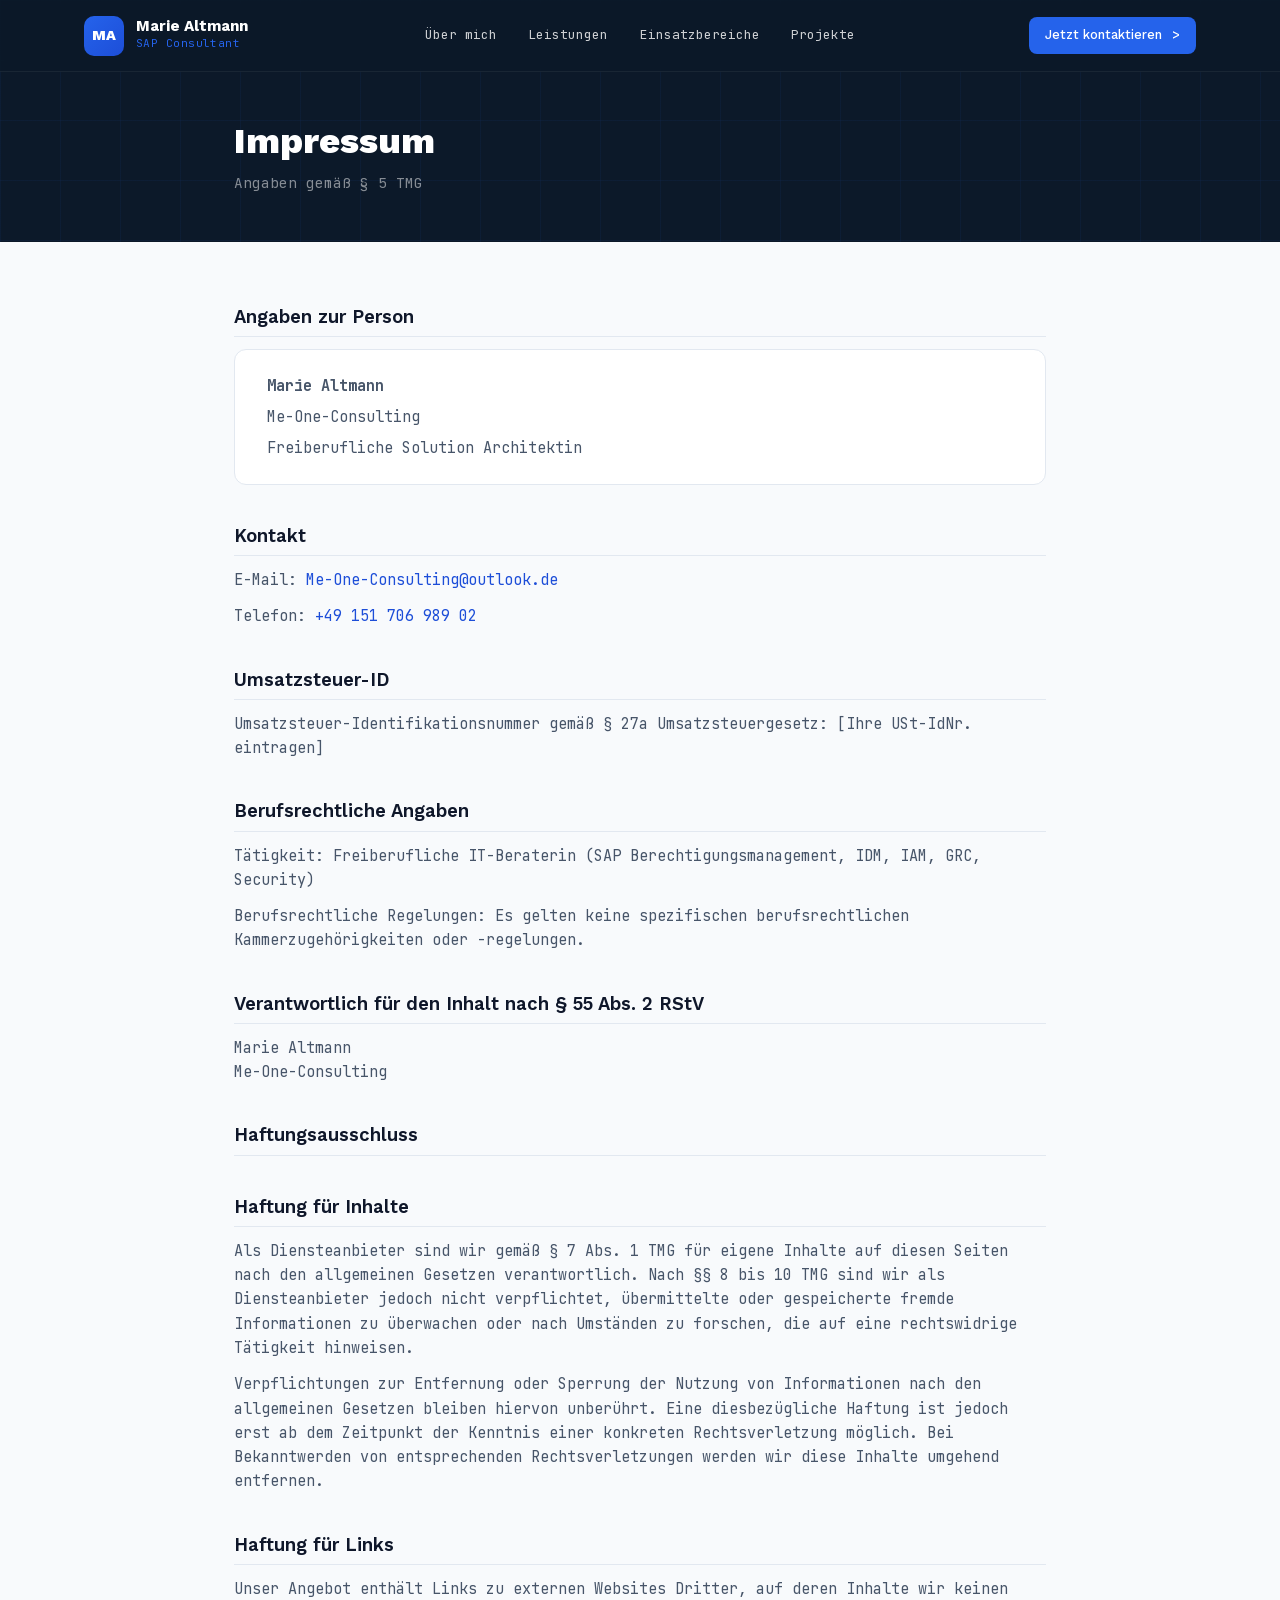
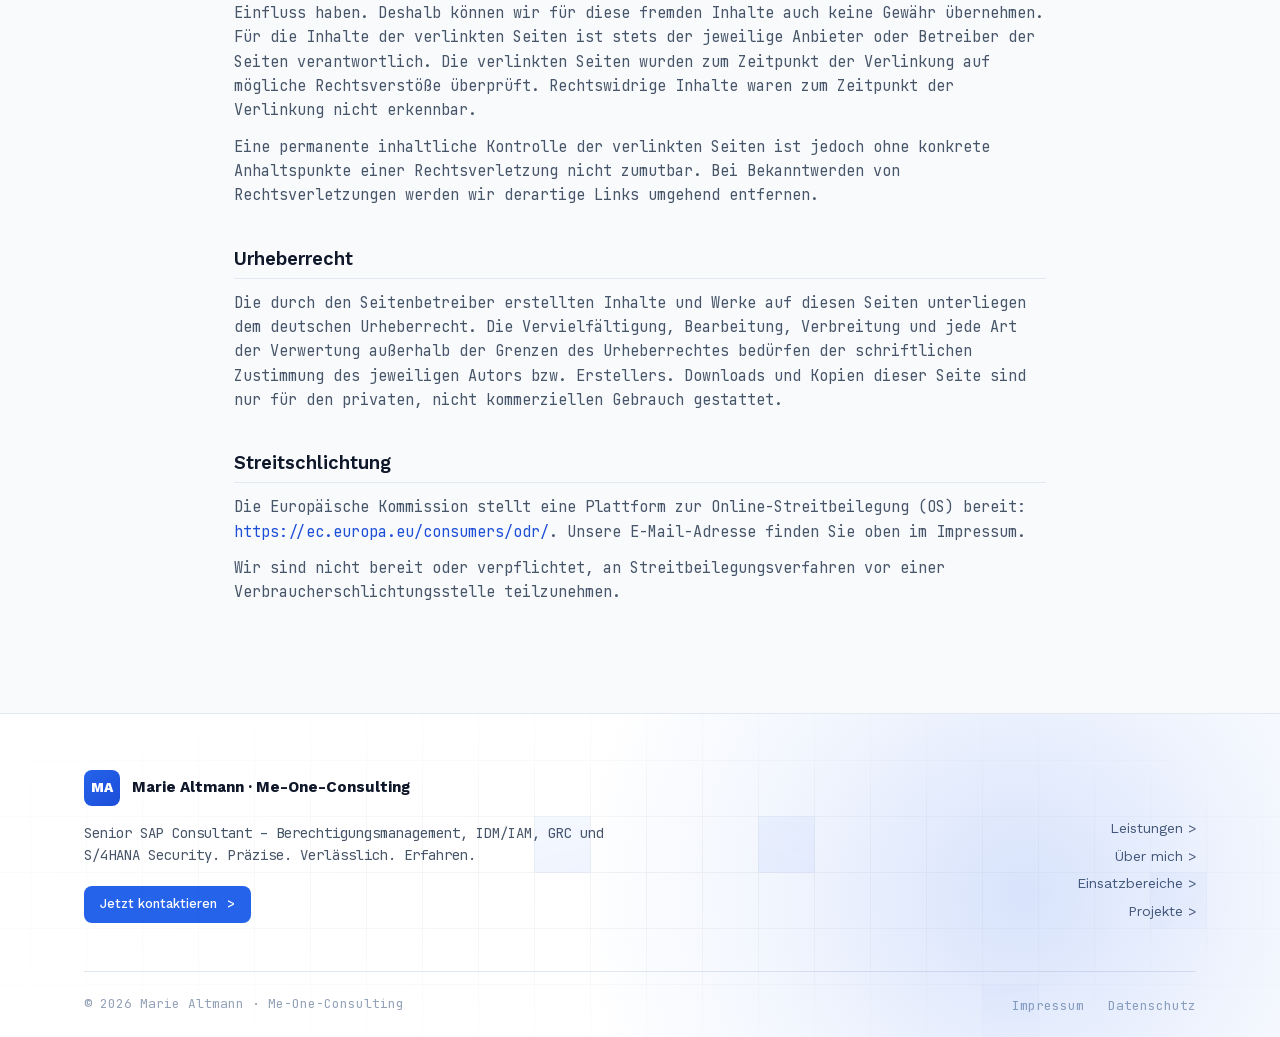
<file: impressum.html>
<!DOCTYPE html>
<html lang="de">
<head>
  <meta charset="UTF-8" />
  <meta name="viewport" content="width=device-width, initial-scale=1.0" />
  <title>Impressum – Marie Altmann · Me-One-Consulting</title>
  <meta name="robots" content="noindex, nofollow" />

  <link rel="stylesheet" href="assets/fonts/fonts.css" />
  <link rel="stylesheet" href="assets/css/shared.css" />
  <style>
    body { background: var(--bg); }

    /* ─── PAGE HEADER ─── */
    .page-header { background: var(--navy); padding: calc(var(--nav-h) + 3rem) 0 3rem; position: relative; overflow: hidden; }
    .page-header-grid {
      position: absolute; inset: 0;
      background-image: linear-gradient(rgba(37,99,235,.06) 1px, transparent 1px),
                        linear-gradient(90deg, rgba(37,99,235,.06) 1px, transparent 1px);
      background-size: 60px 60px;
    }
    .page-header-inner { position: relative; z-index: 1; max-width: 860px; margin: 0 auto; padding: 0 1.5rem; }
    .page-header h1 { font-size: 2.25rem; color: #fff; font-weight: 800; }
    .page-header p { color: rgba(255,255,255,.5); margin-top: .5rem; font-size: .9rem; }

    /* ─── RECHTSTEXT-LAYOUT ─── */
    main { max-width: 860px; margin: 0 auto; padding: 4rem 1.5rem 6rem; }
    main h2 {
      font-size: 1.15rem; color: var(--text);
      margin: 2.5rem 0 .75rem; padding-bottom: .5rem;
      border-bottom: 1px solid var(--border);
    }
    main h2:first-child { margin-top: 0; }
    main p, main address { color: var(--text-sec); font-style: normal; font-size: .95rem; margin-bottom: .75rem; }
    main a { color: var(--blue-dark); }
    main a:hover { text-decoration: underline; }
    .info-box {
      background: var(--white); border: 1px solid var(--border);
      border-radius: var(--radius); padding: 1.5rem 2rem; margin-bottom: 2rem;
    }
    .info-box p { margin: 0; }
    .info-box p + p { margin-top: .4rem; }
  </style>
</head>
<body>

<!-- ─── PAGE HEADER ─── -->
<div class="page-header">
  <div class="page-header-grid"></div>
  <div class="page-header-inner">
    <h1>Impressum</h1>
    <p>Angaben gemäß § 5 TMG</p>
  </div>
</div>

<main>
  <h2>Angaben zur Person</h2>
  <div class="info-box">
    <p><strong>Marie Altmann</strong></p>
    <p>Me-One-Consulting</p>
    <p>Freiberufliche Solution Architektin</p>
  </div>

  <h2>Kontakt</h2>
  <address>
    <p>E-Mail: <a href="mailto:Me-One-Consulting@outlook.de">Me-One-Consulting@outlook.de</a></p>
    <p>Telefon: <a href="tel:+4915170698902">+49 151 706 989 02</a></p>
  </address>

  <h2>Umsatzsteuer-ID</h2>
  <p>Umsatzsteuer-Identifikationsnummer gemäß § 27a Umsatzsteuergesetz: [Ihre USt-IdNr. eintragen]</p>

  <h2>Berufsrechtliche Angaben</h2>
  <p>Tätigkeit: Freiberufliche IT-Beraterin (SAP Berechtigungsmanagement, IDM, IAM, GRC, Security)</p>
  <p>Berufsrechtliche Regelungen: Es gelten keine spezifischen berufsrechtlichen Kammerzugehörigkeiten oder -regelungen.</p>

  <h2>Verantwortlich für den Inhalt nach § 55 Abs. 2 RStV</h2>
  <p>Marie Altmann<br />Me-One-Consulting</p>

  <h2>Haftungsausschluss</h2>

  <h2>Haftung für Inhalte</h2>
  <p>Als Diensteanbieter sind wir gemäß § 7 Abs. 1 TMG für eigene Inhalte auf diesen Seiten nach den allgemeinen Gesetzen verantwortlich. Nach §§ 8 bis 10 TMG sind wir als Diensteanbieter jedoch nicht verpflichtet, übermittelte oder gespeicherte fremde Informationen zu überwachen oder nach Umständen zu forschen, die auf eine rechtswidrige Tätigkeit hinweisen.</p>
  <p>Verpflichtungen zur Entfernung oder Sperrung der Nutzung von Informationen nach den allgemeinen Gesetzen bleiben hiervon unberührt. Eine diesbezügliche Haftung ist jedoch erst ab dem Zeitpunkt der Kenntnis einer konkreten Rechtsverletzung möglich. Bei Bekanntwerden von entsprechenden Rechtsverletzungen werden wir diese Inhalte umgehend entfernen.</p>

  <h2>Haftung für Links</h2>
  <p>Unser Angebot enthält Links zu externen Websites Dritter, auf deren Inhalte wir keinen Einfluss haben. Deshalb können wir für diese fremden Inhalte auch keine Gewähr übernehmen. Für die Inhalte der verlinkten Seiten ist stets der jeweilige Anbieter oder Betreiber der Seiten verantwortlich. Die verlinkten Seiten wurden zum Zeitpunkt der Verlinkung auf mögliche Rechtsverstöße überprüft. Rechtswidrige Inhalte waren zum Zeitpunkt der Verlinkung nicht erkennbar.</p>
  <p>Eine permanente inhaltliche Kontrolle der verlinkten Seiten ist jedoch ohne konkrete Anhaltspunkte einer Rechtsverletzung nicht zumutbar. Bei Bekanntwerden von Rechtsverletzungen werden wir derartige Links umgehend entfernen.</p>

  <h2>Urheberrecht</h2>
  <p>Die durch den Seitenbetreiber erstellten Inhalte und Werke auf diesen Seiten unterliegen dem deutschen Urheberrecht. Die Vervielfältigung, Bearbeitung, Verbreitung und jede Art der Verwertung außerhalb der Grenzen des Urheberrechtes bedürfen der schriftlichen Zustimmung des jeweiligen Autors bzw. Erstellers. Downloads und Kopien dieser Seite sind nur für den privaten, nicht kommerziellen Gebrauch gestattet.</p>

  <h2>Streitschlichtung</h2>
  <p>Die Europäische Kommission stellt eine Plattform zur Online-Streitbeilegung (OS) bereit: <a href="https://ec.europa.eu/consumers/odr/" target="_blank" rel="noopener">https://ec.europa.eu/consumers/odr/</a>. Unsere E-Mail-Adresse finden Sie oben im Impressum.</p>
  <p>Wir sind nicht bereit oder verpflichtet, an Streitbeilegungsverfahren vor einer Verbraucherschlichtungsstelle teilzunehmen.</p>
</main>

<script src="assets/js/components.js"></script>
</body>
</html>
</file>
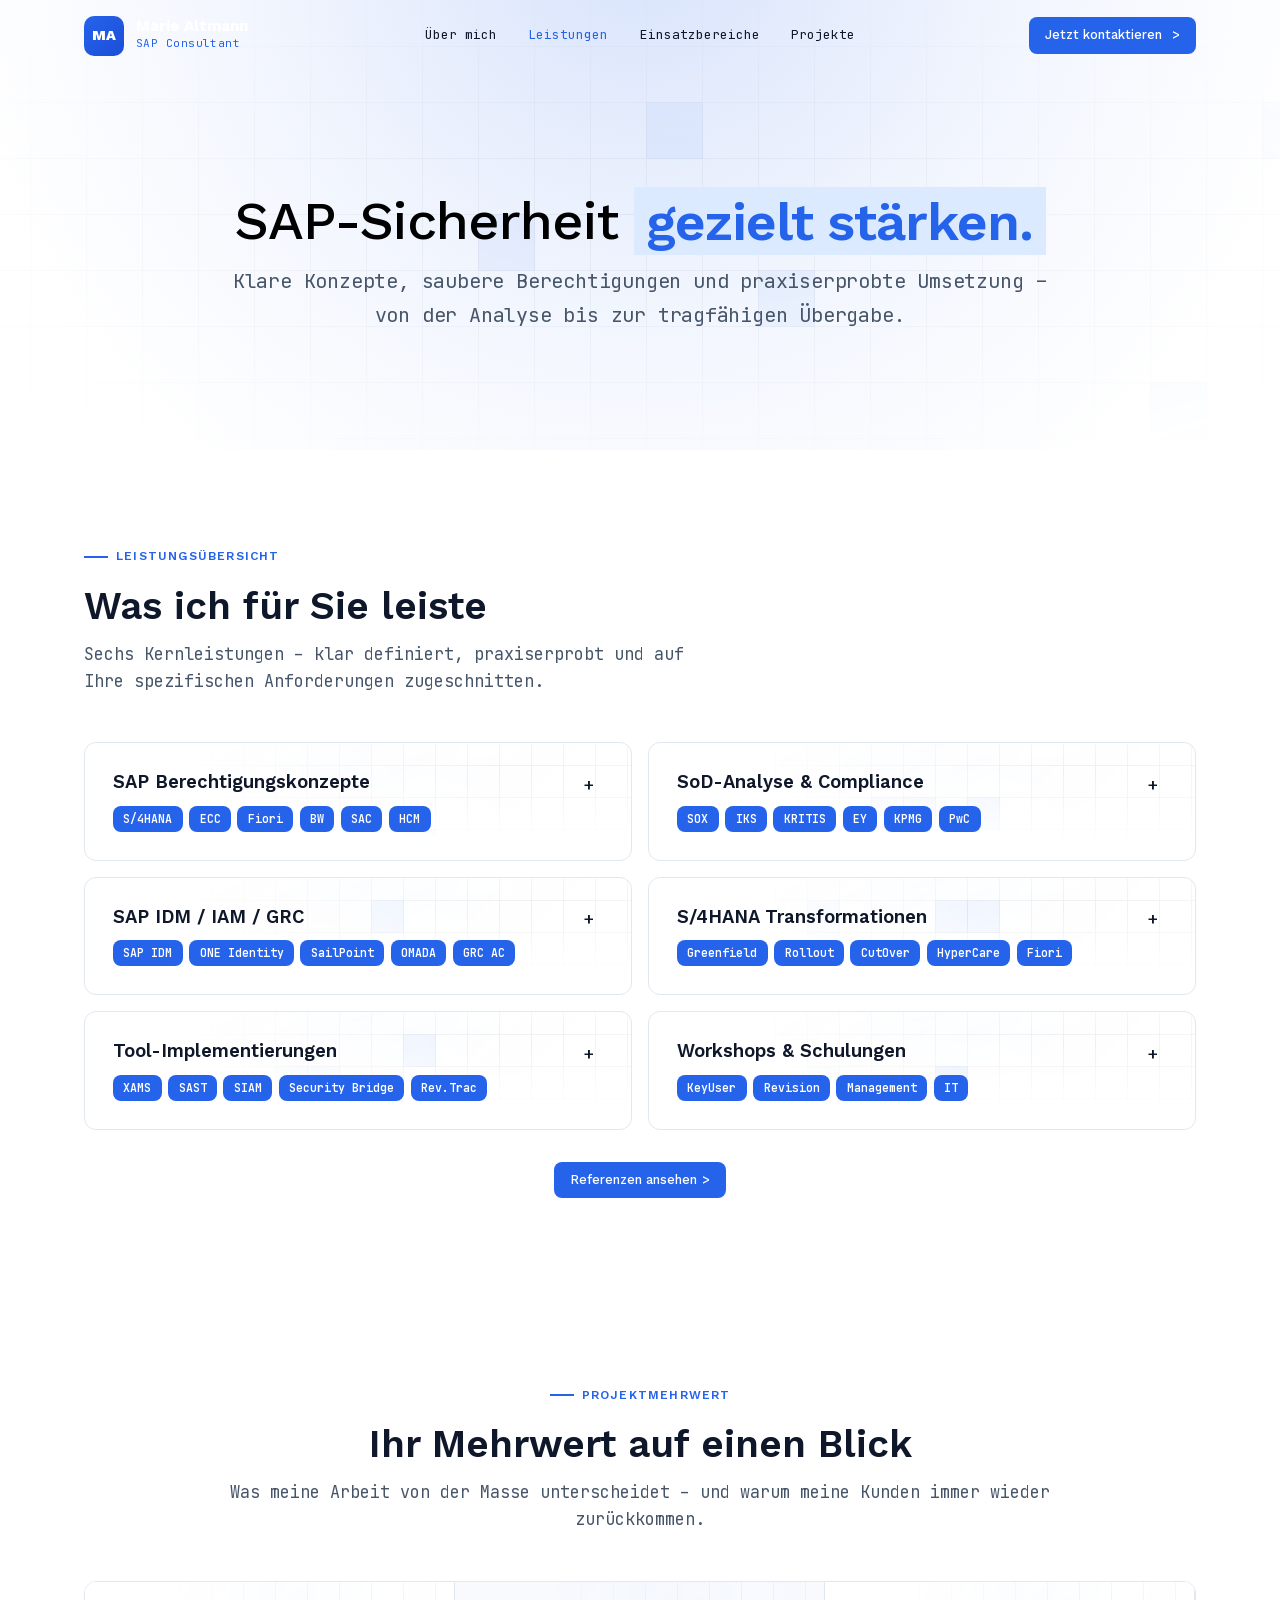
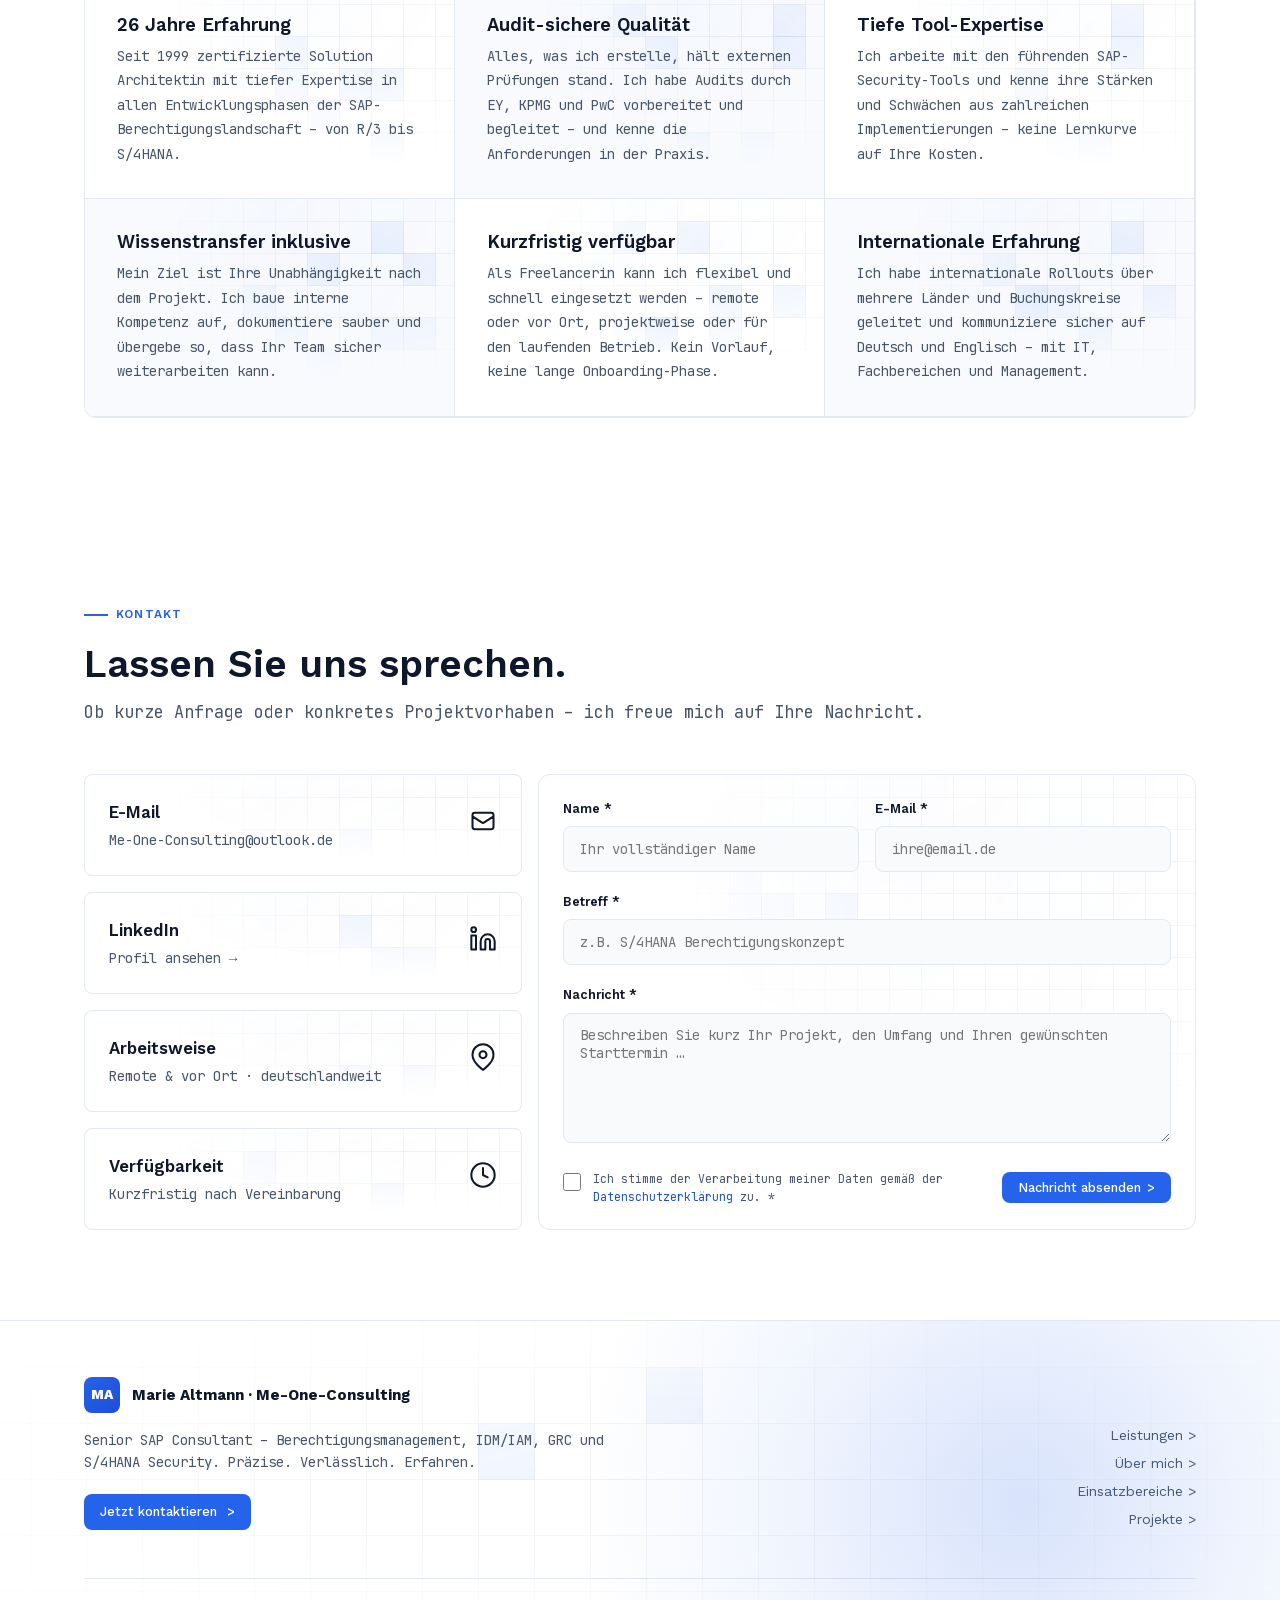
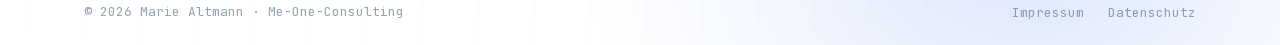
<file: leistungen.html>
<!DOCTYPE html>
<html lang="de">
<head>
  <meta charset="UTF-8" />
  <meta name="viewport" content="width=device-width, initial-scale=1.0" />
  <title>SAP Berechtigungskonzept erstellen lassen – GRC, IDM & S/4HANA Beratung | Marie Altmann</title>
  <meta name="description" content="SAP Berechtigungskonzept, SoD-Analyse, GRC Access Control, IDM/IAM-Einführung, S/4HANA-Transformation – erfahrene Freelance Solution Architektin für komplexe SAP-Sicherheitsprojekte." />
  <meta name="robots" content="index, follow" />
  <meta property="og:title" content="SAP Berechtigungskonzept erstellen lassen – GRC, IDM & S/4HANA Beratung" />
  <meta property="og:description" content="SAP Berechtigungskonzept, SoD-Analyse, GRC Access Control, IDM/IAM-Einführung, S/4HANA-Transformation – erfahrene Freelance Solution Architektin für komplexe SAP-Sicherheitsprojekte." />
  <meta property="og:type" content="website" />
  <meta property="og:locale" content="de_DE" />
  <meta property="og:image" content="assets/images/og-image.jpg" />
  <meta name="twitter:card" content="summary_large_image" />
  <meta name="twitter:title" content="SAP Berechtigungskonzept erstellen lassen – GRC, IDM & S/4HANA Beratung" />
  <meta name="twitter:description" content="SAP Berechtigungskonzept, SoD-Analyse, GRC Access Control, IDM/IAM-Einführung, S/4HANA-Transformation – erfahrene Freelance Solution Architektin für komplexe SAP-Sicherheitsprojekte." />
  <meta name="twitter:image" content="assets/images/og-image.jpg" />

  <link rel="stylesheet" href="assets/fonts/fonts.css" />
  <link rel="stylesheet" href="assets/css/shared.css" />
  <style>
    /* ─── NAVBAR: transparent über weißem Hero ─── */
    nav#navbar {
      background: transparent;
      border-color: transparent;
      backdrop-filter: none;
    }
    nav#navbar .nav-links a { color: var(--text); }
    nav#navbar .nav-links a:hover { color: var(--blue); }
    nav#navbar.scrolled .nav-links a { color: var(--text); }
    nav#navbar.scrolled .nav-logo-name { color: var(--text); }

    /* ─── PAGE HERO (Index-Stil) ─── */
    .page-hero--light {
      background: var(--white);
    }
    .page-hero.page-hero--light {
      min-height: 50vh;
      display: flex;
      align-items: center;
    }
    .page-hero--light .page-hero-inner {
      padding: 5rem 0;
      text-align: center;
      max-width: 100%;
    }
    .page-hero--light .hero-name {
      font-family: 'Work Sans', system-ui, sans-serif;
      font-weight: 500;
      font-size: clamp(2.2rem, 4.2vw, 3.35rem);
      color: #000;
      letter-spacing: -.02em;
      margin-left: auto;
      margin-right: auto;
    }
    .page-hero--light .hero-sub {
      margin-left: auto;
      margin-right: auto;
      color: var(--text-sec);
      font-size: clamp(1rem, 1.75vw, 1.25rem);
      max-width: 75%;
    }

    /* ─── SERVICE BLOCKS ─── */
    .services-list { display: grid; grid-template-columns: repeat(2, 1fr); gap: 1rem; align-items: start; }
    .service-block {
      position: relative;
      display: flex;
      flex-direction: column;
      min-width: 0;
      overflow: hidden;
      padding: 1.75rem;
      background: var(--white);
      border: 1px solid var(--border);
      border-radius: var(--radius);
      transition: background .35s;
    }
    .service-block::after {
      content: '+';
      position: absolute;
      z-index: 3;
      top: 1.75rem;
      right: 1.75rem;
      display: inline-flex;
      align-items: center;
      justify-content: center;
      width: 28px;
      height: 28px;
      border: none;
      border-radius: var(--radius-sm);
      color: var(--text);
      font-family: 'Work Sans', system-ui, sans-serif;
      font-size: 1.1rem;
      font-weight: 500;
      line-height: 1;
      transition: color .2s, transform .25s;
    }
    .service-block:hover { background: #F8FAFE; }
    .service-block:hover::after {
      color: var(--blue);
      transform: rotate(45deg);
    }
    .service-block-sidebar {
      display: contents;
    }
    .service-icon { display: none; }
    .service-block-sidebar h3 {
      position: relative;
      z-index: 1;
      padding-right: 2.75rem;
      font-size: 1.15rem;
      color: var(--text);
      margin-bottom: .75rem;
      transition: color .2s;
    }
    .service-block:hover .service-block-sidebar h3 { color: var(--blue); }
    .service-block:hover .service-block-body > p { color: var(--blue); }
    .service-sidebar-tags {
      position: relative;
      z-index: 1;
      display: flex;
      flex-wrap: wrap;
      gap: .4rem;
      margin-bottom: 0;
      max-width: 100%;
      transition: margin-bottom .35s ease;
    }
    .service-block:hover .service-sidebar-tags { margin-bottom: 1.25rem; }
    .service-sidebar-tag {
      display: inline-flex; align-items: center;
      padding: .25rem .65rem;
      border-radius: var(--radius-sm);
      background: var(--blue);
      color: var(--white);
      font-family: 'JetBrains Mono', monospace;
      font-size: .72rem;
      font-weight: 600;
      white-space: nowrap;
      transition: background .2s;
    }
    .service-sidebar-tag:hover { background: var(--blue-dark); }
    .service-block-body {
      position: relative;
      overflow: hidden;
      z-index: 1;
    }
    .service-block-body > p {
      position: relative;
      z-index: 1;
      font-size: .9rem;
      line-height: 1.75;
      margin-bottom: 0;
      max-height: 0;
      opacity: 0;
      overflow: hidden;
      transition: max-height .45s ease, opacity .3s ease, margin-top .35s ease, color .2s;
    }
    .service-block:hover .service-block-body > p {
      max-height: 240px;
      opacity: 1;
      margin-top: .25rem;
    }
    .service-details {
      display: grid;
      grid-template-columns: 1fr;
      gap: 1.5rem;
      max-height: 0;
      opacity: 0;
      overflow: hidden;
      margin-top: 0;
      transition: max-height .5s ease, opacity .3s ease, margin-top .35s ease;
    }
    .service-block:hover .service-details {
      max-height: 900px;
      opacity: 1;
      margin-top: 1.5rem;
    }
    .service-detail-group {
      position: relative;
      z-index: 1;
    }
    .service-detail-group h4 {
      font-family: 'Work Sans', system-ui, sans-serif;
      font-size: .95rem; font-weight: 600; text-transform: none;
      letter-spacing: 0; color: var(--text); margin-bottom: .75rem;
      transition: color .2s;
    }
    .service-detail-group ul { list-style: disc; display: flex; flex-direction: column; gap: .45rem; padding-left: 1.1rem; }
    .service-detail-group li { font-size: .85rem; color: var(--text-sec); line-height: 1.5; padding-left: .15rem; }
    .service-detail-group li::marker { color: var(--text-sec); font-size: .75em; }

    /* ─── USP KARTEN ─── */
    .usp-grid { display: grid; grid-template-columns: repeat(3, 1fr); border: 1px solid var(--border); border-radius: var(--radius); overflow: hidden; }
    .usp-card {
      background: var(--white);
      border-right: 1px solid var(--border);
      border-bottom: 1px solid var(--border);
      border-radius: 0;
      padding: 2rem;
      text-align: left;
      position: relative; overflow: hidden;
      transition: background .25s;
    }
    .usp-card:nth-child(2),
    .usp-card:nth-child(4),
    .usp-card:nth-child(6) { background: #F8FAFE; }
    .usp-icon { display: none; }
    .usp-card h3 { position: relative; z-index: 1; font-size: 1.15rem; color: var(--text); margin-bottom: .5rem; transition: color .2s; }
    .usp-card:hover h3 { color: var(--blue); }
    .usp-card p { position: relative; z-index: 1; font-size: .875rem; line-height: 1.75; color: var(--text-sec); transition: color .2s; }
    .usp-card:hover p { color: var(--blue-dark); }
    .usp-header {
      text-align: center;
      margin-bottom: 3rem;
    }
    .usp-header .section-label {
      justify-content: center;
    }
    .usp-header .section-sub {
      max-width: 75%;
      margin-left: auto;
      margin-right: auto;
    }

    @media (max-width: 1024px) {
      .services-list { grid-template-columns: 1fr; }
      .usp-grid { grid-template-columns: repeat(2, 1fr); }
    }
    @media (max-width: 768px) {
      .service-details { grid-template-columns: 1fr; }
      .usp-grid { grid-template-columns: 1fr; }
      .usp-card { padding: 1.5rem; }
      .usp-header { margin-bottom: 2rem; text-align: left; }
      .usp-header .section-sub { max-width: 100%; }
      .usp-header .section-label { justify-content: flex-start; }
      .service-block { padding: 1.25rem; cursor: pointer; }
      .service-block::after { top: 1.25rem; right: 1.25rem; content: '⌄'; font-size: 1.35rem; }
      .service-sidebar-tag { padding: .2rem .5rem; font-size: .68rem; }
      .service-block:hover { background: var(--white); }
      .service-block:hover::after { color: var(--text); transform: none; }
      .service-block:hover .service-block-sidebar h3 { color: var(--text); }
      .service-block:hover .service-block-body > p { max-height: 0; opacity: 0; margin-top: 0; }
      .service-block:hover .service-details { max-height: 0; opacity: 0; margin-top: 0; }
      .service-block:hover .service-sidebar-tags { margin-bottom: 0; }
      .service-block.is-open::after { color: var(--blue); transform: rotate(180deg); }
      .service-block.is-open .service-block-sidebar h3 { color: var(--blue); }
      .service-block.is-open .service-block-body > p { max-height: 240px; opacity: 1; margin-top: .25rem; color: var(--blue); }
      .service-block.is-open .service-details { max-height: 900px; opacity: 1; margin-top: 1.5rem; }
      .service-block.is-open .service-sidebar-tags { margin-bottom: 1.25rem; }
      .page-hero--light .page-hero-inner { text-align: left; }
      .page-hero--light .hero-name { margin-left: 0; margin-right: 0; max-width: 100%; white-space: normal; }
      .page-hero--light .hero-sub { margin-left: 0; margin-right: 0; max-width: 100%; }
    }
    @media (max-width: 480px) {
      .usp-grid { grid-template-columns: 1fr; }
      .service-sidebar-tags { gap: .3rem; }
    }
  </style>
</head>
<body>

<!-- ─── PAGE HERO ─── -->
<div class="page-hero page-hero--light">
  <div class="hero-grid"></div>
  <div class="hero-orb"></div>
  <div class="container">
    <div class="page-hero-inner">
      <h1 class="hero-name">SAP-Sicherheit <span class="hero-highlight">gezielt stärken.</span></h1>
      <p class="hero-sub">Klare Konzepte, saubere Berechtigungen und praxiserprobte Umsetzung – von der Analyse bis zur tragfähigen Übergabe.</p>
    </div>
  </div>
</div>

<!-- ─── SERVICES ─── -->
<section id="leistungsuebersicht">
  <div class="container">
    <span class="section-label fade-in">Leistungsübersicht</span>
    <h2 class="section-heading fade-in">Was ich für Sie leiste</h2>
    <p class="section-sub fade-in">Sechs Kernleistungen – klar definiert, praxiserprobt und auf Ihre spezifischen Anforderungen zugeschnitten.</p>

    <div class="services-list">

      <!-- 01 -->
      <div class="service-block fade-in" id="berechtigungskonzepte">
        <div class="service-block-sidebar">
          <div class="service-icon">🔐</div>
          <h3>SAP Berechtigungs­konzepte</h3>
          <div class="service-sidebar-tags">
            <span class="service-sidebar-tag">S/4HANA</span>
            <span class="service-sidebar-tag">ECC</span>
            <span class="service-sidebar-tag">Fiori</span>
            <span class="service-sidebar-tag">BW</span>
            <span class="service-sidebar-tag">SAC</span>
            <span class="service-sidebar-tag">HCM</span>
          </div>
        </div>
        <div class="service-block-body">
          <p>Konzeption, Implementierung und Optimierung von Rollen- und Berechtigungsstrukturen für alle SAP-Module – von ECC über S/4HANA bis hin zu Fiori, BW, SAC, BTP und HCM. Aufgebaut nach dem Least-Privilege-Prinzip, ausgerichtet an Ihren Geschäftsprozessen und revisionssicher dokumentiert.</p>
          <div class="service-details">
            <div class="service-detail-group">
              <h4>Leistungsumfang</h4>
              <ul>
                <li>IST-Analyse bestehender Rollen und Profile</li>
                <li>Aufbau eines modulübergreifenden Rollenkonzepts</li>
                <li>Technische Implementierung im SAP-System</li>
                <li>Fiori-Launchpad-Konfiguration &amp; Berechtigungen</li>
                <li>Migrationsunterstützung bei System-Upgrades</li>
              </ul>
            </div>
            <div class="service-detail-group">
              <h4>Typische Ergebnisse</h4>
              <ul>
                <li>Revisionssicheres Berechtigungskonzept-Dokument</li>
                <li>Vollständige Rollensteckbriefe</li>
                <li>SoD-freie Rollenstrukturen</li>
                <li>Reduzierung von Berechtigungsüberständen</li>
                <li>Dokumentation für Audits und interne Revision</li>
              </ul>
            </div>
          </div>
        </div>
      </div>

      <!-- 02 -->
      <div class="service-block fade-in" id="sod-analyse">
        <div class="service-block-sidebar">
          <div class="service-icon">⚖️</div>
          <h3>SoD-Analyse &amp; Compliance</h3>
          <div class="service-sidebar-tags">
            <span class="service-sidebar-tag">SOX</span>
            <span class="service-sidebar-tag">IKS</span>
            <span class="service-sidebar-tag">KRITIS</span>
            <span class="service-sidebar-tag">EY</span>
            <span class="service-sidebar-tag">KPMG</span>
            <span class="service-sidebar-tag">PwC</span>
          </div>
        </div>
        <div class="service-block-body">
          <p>Systematische Identifikation und Bereinigung von Segregation-of-Duties-Konflikten in Ihrer SAP-Berechtigungslandschaft. Entwicklung unternehmensweiter Risikokataloge, Definition von Kompensationskontrollen und vollständige Vorbereitung auf externe Prüfungen durch EY, KPMG, PwC sowie interne Revisionsprüfungen.</p>
          <div class="service-details">
            <div class="service-detail-group">
              <h4>Leistungsumfang</h4>
              <ul>
                <li>Vollständige SoD-Analyse bestehender Rollenvergaben</li>
                <li>Aufbau und Pflege von Risikokatalogen</li>
                <li>Definition und Dokumentation von Kompensationskontrollen</li>
                <li>Bereinigung kritischer SoD-Konflikte</li>
                <li>Audit-Vorbereitung und Begleitung vor Ort</li>
              </ul>
            </div>
            <div class="service-detail-group">
              <h4>Typische Ergebnisse</h4>
              <ul>
                <li>SoD-Risikokatalog und Maßnahmenplan</li>
                <li>Compliance-Nachweise für SOX, IKS, KRITIS</li>
                <li>Audit-bereite Dokumentation und Arbeitsnachweise</li>
                <li>Nachhaltig konfliktfreie Rollenstruktur</li>
                <li>Interne Kompetenzstärkung für zukünftige Prüfungen</li>
              </ul>
            </div>
          </div>
        </div>
      </div>

      <!-- 03 -->
      <div class="service-block fade-in" id="idm-iam-grc">
        <div class="service-block-sidebar">
          <div class="service-icon">🔑</div>
          <h3>SAP IDM / IAM / GRC</h3>
          <div class="service-sidebar-tags">
            <span class="service-sidebar-tag">SAP IDM</span>
            <span class="service-sidebar-tag">ONE Identity</span>
            <span class="service-sidebar-tag">SailPoint</span>
            <span class="service-sidebar-tag">OMADA</span>
            <span class="service-sidebar-tag">GRC AC</span>
          </div>
        </div>
        <div class="service-block-body">
          <p>Einführung, Betrieb und Optimierung von Identity Management Systemen sowie GRC Access Control. Erfahrung mit SAP IDM, ONE Identity, SailPoint und OMADA – von der Anforderungsaufnahme und Konzeption bis zum Go-Live und der Stabilisierung. Firefighter-Konzepte für den kontrollierten privilegierten Zugriff.</p>
          <div class="service-details">
            <div class="service-detail-group">
              <h4>Leistungsumfang</h4>
              <ul>
                <li>Anforderungsanalyse und IDM-Konzeption</li>
                <li>System-Implementierung und Workflow-Design</li>
                <li>Rollenlebenszyklus und Provisioning-Konfiguration</li>
                <li>Firefighter-Konzept und -Implementierung</li>
                <li>GRC Access Control: ARM, BRM, EAM</li>
              </ul>
            </div>
            <div class="service-detail-group">
              <h4>Typische Ergebnisse</h4>
              <ul>
                <li>Vollständig implementiertes IDM-System</li>
                <li>Automatisierter Benutzerlebenszyklus</li>
                <li>Revisionssicheres Firefighter-Konzept</li>
                <li>GRC-Regelwerk und Risk Management</li>
                <li>Dokumentation für Betrieb und Wartung</li>
              </ul>
            </div>
          </div>
        </div>
      </div>

      <!-- 04 -->
      <div class="service-block fade-in" id="s4hana">
        <div class="service-block-sidebar">
          <div class="service-icon">⚡</div>
          <h3>S/4HANA Transformationen</h3>
          <div class="service-sidebar-tags">
            <span class="service-sidebar-tag">Greenfield</span>
            <span class="service-sidebar-tag">Rollout</span>
            <span class="service-sidebar-tag">CutOver</span>
            <span class="service-sidebar-tag">HyperCare</span>
            <span class="service-sidebar-tag">Fiori</span>
          </div>
        </div>
        <div class="service-block-body">
          <p>Berechtigungsmanagement für S/4HANA-Projekte in jeder Projektphase: Greenfield-Aufbau, Template-Rollouts über mehrere Wellen und Buchungskreise, Fiori-Integration, CutOver-Vorbereitung und HyperCare-Support nach Go-Live. Erfahrung in internationalen Projekten mit bis zu 58 Buchungskreisen.</p>
          <div class="service-details">
            <div class="service-detail-group">
              <h4>Leistungsumfang</h4>
              <ul>
                <li>Berechtigungs-Blueprint und Rollendesign</li>
                <li>Fiori-Launchpad und Tile-Berechtigungen</li>
                <li>Wellen-übergreifendes Rollout-Management</li>
                <li>CutOver-Planung und -Durchführung</li>
                <li>HyperCare und Post-Go-Live-Stabilisierung</li>
              </ul>
            </div>
            <div class="service-detail-group">
              <h4>Typische Ergebnisse</h4>
              <ul>
                <li>Vollständiges S/4HANA-Berechtigungskonzept</li>
                <li>Template-fähige, skalierbare Rollenstruktur</li>
                <li>Störungsfreier Go-Live im Berechtigungsbereich</li>
                <li>Stabiler Produktivbetrieb nach HyperCare</li>
                <li>Übergabe an interne SAP-Basis und Betriebsteams</li>
              </ul>
            </div>
          </div>
        </div>
      </div>

      <!-- 05 -->
      <div class="service-block fade-in" id="tool-implementierungen">
        <div class="service-block-sidebar">
          <div class="service-icon">🛠️</div>
          <h3>Tool-Implementierungen</h3>
          <div class="service-sidebar-tags">
            <span class="service-sidebar-tag">XAMS</span>
            <span class="service-sidebar-tag">SAST</span>
            <span class="service-sidebar-tag">SIAM</span>
            <span class="service-sidebar-tag">Security Bridge</span>
            <span class="service-sidebar-tag">Rev.Trac</span>
          </div>
        </div>
        <div class="service-block-body">
          <p>Einführung und Konfiguration spezialisierter SAP-Sicherheitstools – von der Auswahl des geeigneten Werkzeugs über die technische Implementierung bis zum Betriebsübergang. Tiefe Kenntnisse in XAMS (Xiting), SAST (Akquinet), SIAM (Sivis), Security Bridge, Valantic APM, Rev.Trac, HONICO und weiteren Lösungen.</p>
          <div class="service-details">
            <div class="service-detail-group">
              <h4>Leistungsumfang</h4>
              <ul>
                <li>Tool-Evaluation und Auswahlunterstützung</li>
                <li>Technische Implementierung und Konfiguration</li>
                <li>Datenimport und Stammdaten-Setup</li>
                <li>Test, Validierung und Go-Live-Begleitung</li>
                <li>Schulung der Administratoren und Anwender</li>
              </ul>
            </div>
            <div class="service-detail-group">
              <h4>Typische Ergebnisse</h4>
              <ul>
                <li>Betriebsfertiges SAP-Security-Tool</li>
                <li>Konfigurationsdokumentation und Handbücher</li>
                <li>Geschultes internes Betriebsteam</li>
                <li>Integriertes SoD-Monitoring und Reporting</li>
                <li>Anbindung an bestehende GRC-Prozesse</li>
              </ul>
            </div>
          </div>
        </div>
      </div>

      <!-- 06 -->
      <div class="service-block fade-in" id="workshops">
        <div class="service-block-sidebar">
          <div class="service-icon">📚</div>
          <h3>Workshops &amp; Schulungen</h3>
          <div class="service-sidebar-tags">
            <span class="service-sidebar-tag">KeyUser</span>
            <span class="service-sidebar-tag">Revision</span>
            <span class="service-sidebar-tag">Management</span>
            <span class="service-sidebar-tag">IT</span>
          </div>
        </div>
        <div class="service-block-body">
          <p>Zielgruppengerechte Wissensvermittlung auf allen Ebenen – von strategischen Management-Workshops über technische Vertiefungen für IT-Teams bis zu praxisnahen KeyUser-Schulungen. Coaching interner Revisionsteams sowie strukturierte Dokumentation für den langfristigen Wissenserhalt im Unternehmen.</p>
          <div class="service-details">
            <div class="service-detail-group">
              <h4>Leistungsumfang</h4>
              <ul>
                <li>Workshops zur Anforderungserhebung und Zieldefinition</li>
                <li>Schulungen für Berechtigungsadministratoren</li>
                <li>KeyUser-Trainings für Fachbereiche</li>
                <li>Coaching interner Revisions- und Auditteams</li>
                <li>Erstellung von Schulungsunterlagen und Handbüchern</li>
              </ul>
            </div>
            <div class="service-detail-group">
              <h4>Typische Ergebnisse</h4>
              <ul>
                <li>Gestärktes internes SAP-Security-Know-how</li>
                <li>Praxistaugliche Schulungsunterlagen</li>
                <li>Kompetentes Team für den laufenden Betrieb</li>
                <li>Revisions- und auditkompetente Fachabteilungen</li>
                <li>Reduzierte externe Beraterabhängigkeit</li>
              </ul>
            </div>
          </div>
        </div>
      </div>

    </div>
    <div style="text-align:center; margin-top:2rem;">
      <a href="projekte.html" class="nav-cta fade-in">Referenzen ansehen <span class="sdg-arrow">></span></a>
    </div>
  </div>
</section>

<!-- ─── USP ─── -->
<section>
  <div class="container">
    <div class="usp-header">
      <span class="section-label fade-in">Projektmehrwert</span>
      <h2 class="section-heading fade-in">Ihr Mehrwert auf einen Blick</h2>
      <p class="section-sub fade-in">Was meine Arbeit von der Masse unterscheidet – und warum meine Kunden immer wieder zurückkommen.</p>
    </div>
    <div class="usp-grid">
      <div class="usp-card fade-in fade-in-delay-1">
        <h3>26 Jahre Erfahrung</h3>
        <p>Seit 1999 zertifizierte Solution Architektin mit tiefer Expertise in allen Entwicklungsphasen der SAP-Berechtigungslandschaft – von R/3 bis S/4HANA.</p>
      </div>
      <div class="usp-card fade-in fade-in-delay-2">
        <h3>Audit-sichere Qualität</h3>
        <p>Alles, was ich erstelle, hält externen Prüfungen stand. Ich habe Audits durch EY, KPMG und PwC vorbereitet und begleitet – und kenne die Anforderungen in der Praxis.</p>
      </div>
      <div class="usp-card fade-in fade-in-delay-3">
        <h3>Tiefe Tool-Expertise</h3>
        <p>Ich arbeite mit den führenden SAP-Security-Tools und kenne ihre Stärken und Schwächen aus zahlreichen Implementierungen – keine Lernkurve auf Ihre Kosten.</p>
      </div>
      <div class="usp-card fade-in fade-in-delay-1">
        <h3>Wissenstransfer inklusive</h3>
        <p>Mein Ziel ist Ihre Unabhängigkeit nach dem Projekt. Ich baue interne Kompetenz auf, dokumentiere sauber und übergebe so, dass Ihr Team sicher weiterarbeiten kann.</p>
      </div>
      <div class="usp-card fade-in fade-in-delay-2">
        <h3>Kurzfristig verfügbar</h3>
        <p>Als Freelancerin kann ich flexibel und schnell eingesetzt werden – remote oder vor Ort, projektweise oder für den laufenden Betrieb. Kein Vorlauf, keine lange Onboarding-Phase.</p>
      </div>
      <div class="usp-card fade-in fade-in-delay-3">
        <h3>Internationale Erfahrung</h3>
        <p>Ich habe internationale Rollouts über mehrere Länder und Buchungskreise geleitet und kommuniziere sicher auf Deutsch und Englisch – mit IT, Fachbereichen und Management.</p>
      </div>
    </div>
  </div>
</section>

<!-- ─── KONTAKT ─── -->
<section id="kontakt">
  <div class="container">
    <div class="kontakt-header">
      <span class="section-label fade-in">Kontakt</span>
      <h2 class="section-heading fade-in">Lassen Sie uns sprechen.</h2>
      <p class="section-sub fade-in">Ob kurze Anfrage oder konkretes Projektvorhaben – ich freue mich auf Ihre Nachricht.</p>
    </div>
    <div class="contact-grid">
      <div class="contact-info">
        <div class="contact-box-grid fade-in">
          <div class="contact-box">
            <div>
              <span class="contact-box-label">E-Mail</span>
              <a href="mailto:Me-One-Consulting@outlook.de" class="contact-box-value">Me-One-Consulting@outlook.de</a>
            </div>
            <div class="contact-box-icon">
              <svg width="28" height="28" fill="none" viewBox="0 0 24 24" stroke="currentColor" stroke-width="1.75" stroke-linecap="round" stroke-linejoin="round"><path d="M3 8l7.89 5.26a2 2 0 002.22 0L21 8M5 19h14a2 2 0 002-2V7a2 2 0 00-2-2H5a2 2 0 00-2 2v10a2 2 0 002 2z"/></svg>
            </div>
          </div>
          <div class="contact-box">
            <div>
              <span class="contact-box-label">LinkedIn</span>
              <a href="#" class="contact-box-value">Profil ansehen →</a>
            </div>
            <div class="contact-box-icon">
              <svg width="28" height="28" fill="none" viewBox="0 0 24 24" stroke="currentColor" stroke-width="1.75" stroke-linecap="round" stroke-linejoin="round"><path d="M16 8a6 6 0 016 6v7h-4v-7a2 2 0 00-2-2 2 2 0 00-2 2v7h-4v-7a6 6 0 016-6z"/><rect x="2" y="9" width="4" height="12"/><circle cx="4" cy="4" r="2"/></svg>
            </div>
          </div>
          <div class="contact-box">
            <div>
              <span class="contact-box-label">Arbeitsweise</span>
              <span class="contact-box-value">Remote &amp; vor Ort · deutschlandweit</span>
            </div>
            <div class="contact-box-icon">
              <svg width="28" height="28" fill="none" viewBox="0 0 24 24" stroke="currentColor" stroke-width="1.75" stroke-linecap="round" stroke-linejoin="round"><path d="M21 10c0 7-9 13-9 13s-9-6-9-13a9 9 0 0118 0z"/><circle cx="12" cy="10" r="3"/></svg>
            </div>
          </div>
          <div class="contact-box">
            <div>
              <span class="contact-box-label">Verfügbarkeit</span>
              <span class="contact-box-value">Kurzfristig nach Vereinbarung</span>
            </div>
            <div class="contact-box-icon">
              <svg width="28" height="28" fill="none" viewBox="0 0 24 24" stroke="currentColor" stroke-width="1.75" stroke-linecap="round" stroke-linejoin="round"><circle cx="12" cy="12" r="10"/><path d="M12 6v6l4 2"/></svg>
            </div>
          </div>
        </div>
      </div>
      <div class="fade-in fade-in-delay-1">
        <div class="contact-form" id="contact-form-wrap">
          <form id="contact-form" novalidate style="position:relative; z-index:1;">
            <div class="form-row">
              <div class="form-group">
                <label for="name">Name *</label>
                <input type="text" id="name" name="name" placeholder="Ihr vollständiger Name" required />
              </div>
              <div class="form-group">
                <label for="email">E-Mail *</label>
                <input type="email" id="email" name="email" placeholder="ihre@email.de" required />
              </div>
            </div>
            <div class="form-group">
              <label for="betreff">Betreff *</label>
              <input type="text" id="betreff" name="betreff" placeholder="z.B. S/4HANA Berechtigungskonzept" required />
            </div>
            <div class="form-group">
              <label for="message">Nachricht *</label>
              <textarea id="message" name="message" placeholder="Beschreiben Sie kurz Ihr Projekt, den Umfang und Ihren gewünschten Starttermin …" required></textarea>
            </div>
            <div style="display:flex; align-items:center; gap:1.5rem; justify-content:space-between;">
              <div class="form-checkbox" style="margin-bottom:0;">
                <input type="checkbox" id="datenschutz" name="datenschutz" required />
                <label for="datenschutz">
                  Ich stimme der Verarbeitung meiner Daten gemäß der <a href="datenschutz.html">Datenschutzerklärung</a> zu. *
                </label>
              </div>
              <button type="submit" class="btn-submit" style="width:auto; white-space:nowrap; flex-shrink:0; padding:.5rem 1rem; font-size:.8rem;">Nachricht absenden <span class="sdg-arrow">></span></button>
            </div>
          </form>
          <div class="form-success" id="form-success">
            <svg width="48" height="48" fill="none" viewBox="0 0 24 24" stroke="currentColor" stroke-width="1.5"><path stroke-linecap="round" stroke-linejoin="round" d="M9 12.75L11.25 15 15 9.75M21 12a9 9 0 11-18 0 9 9 0 0118 0z"/></svg>
            <h3>Vielen Dank für Ihre Anfrage!</h3>
            <p>Ich werde mich in der Regel innerhalb von 24 Stunden bei Ihnen melden.</p>
          </div>
        </div>
      </div>
    </div>
  </div>
</section>

<script src="assets/js/components.js"></script>
</body>
</html>
</file>
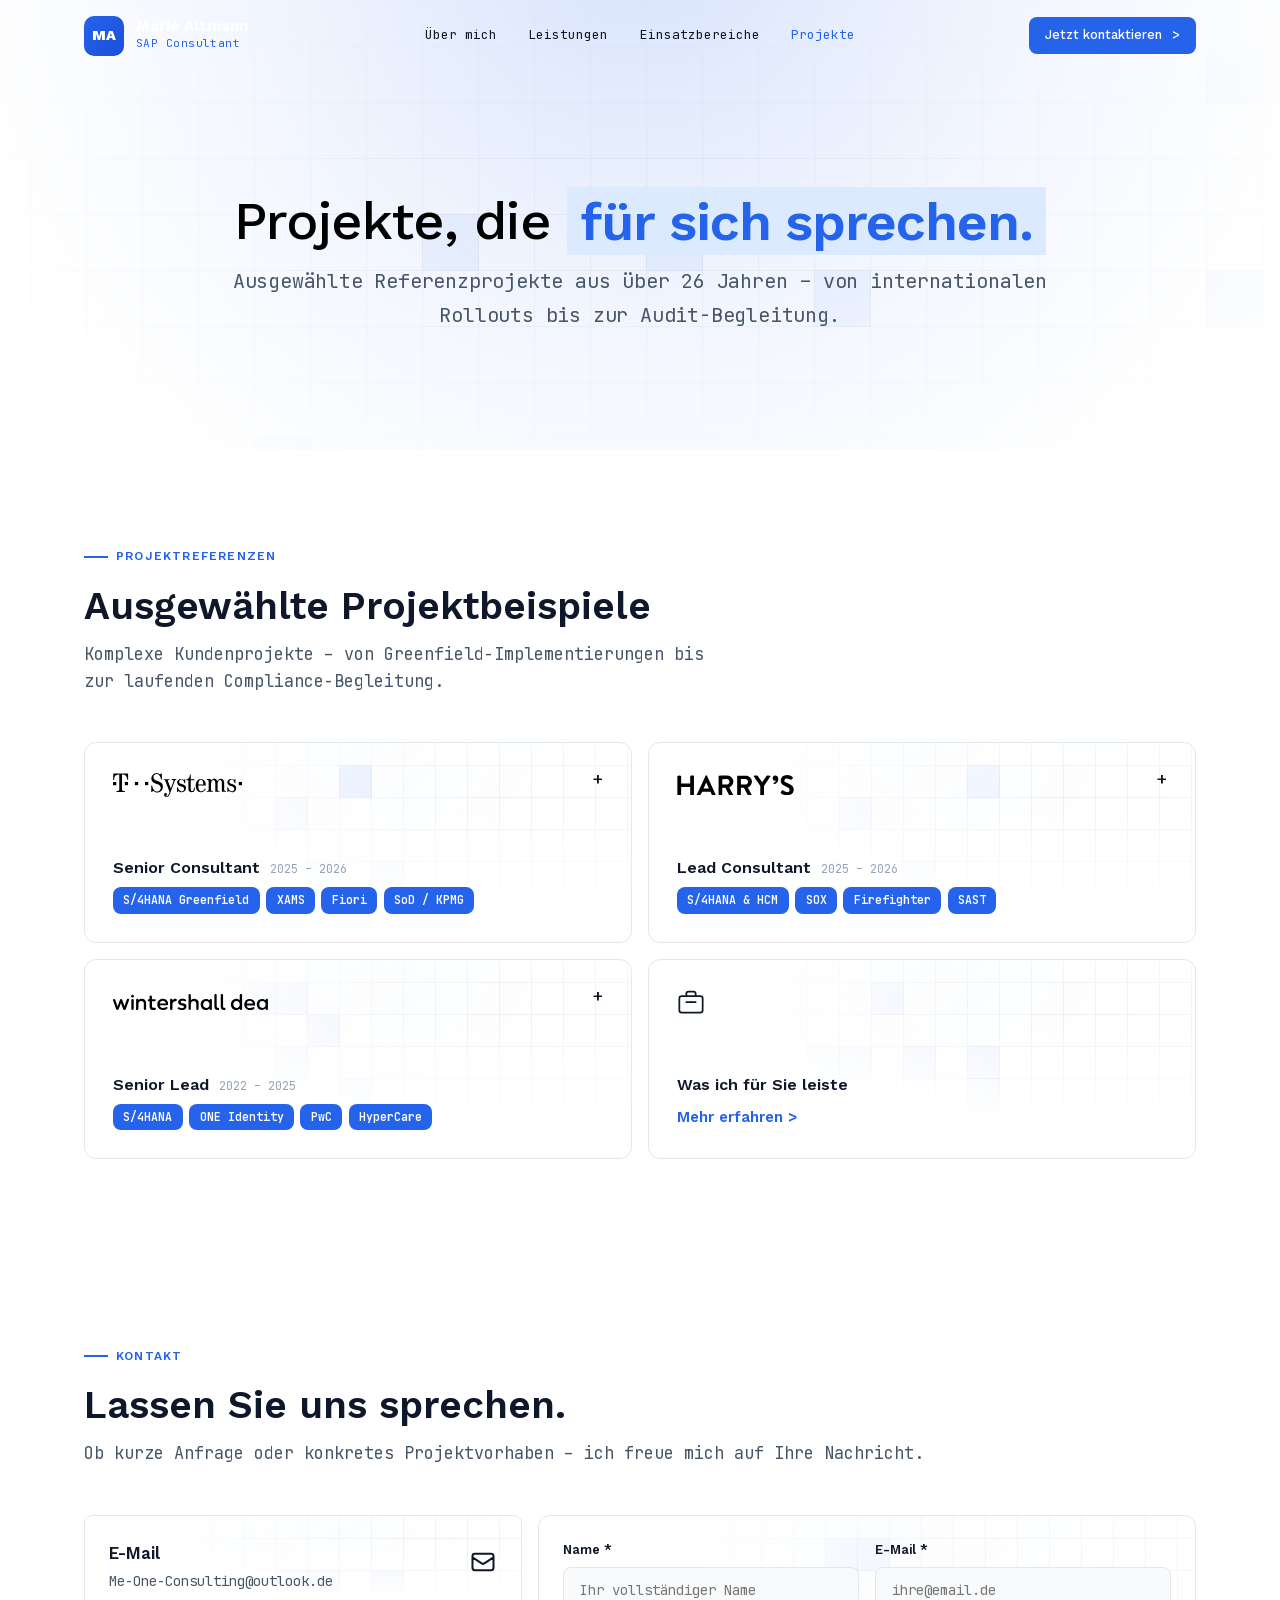
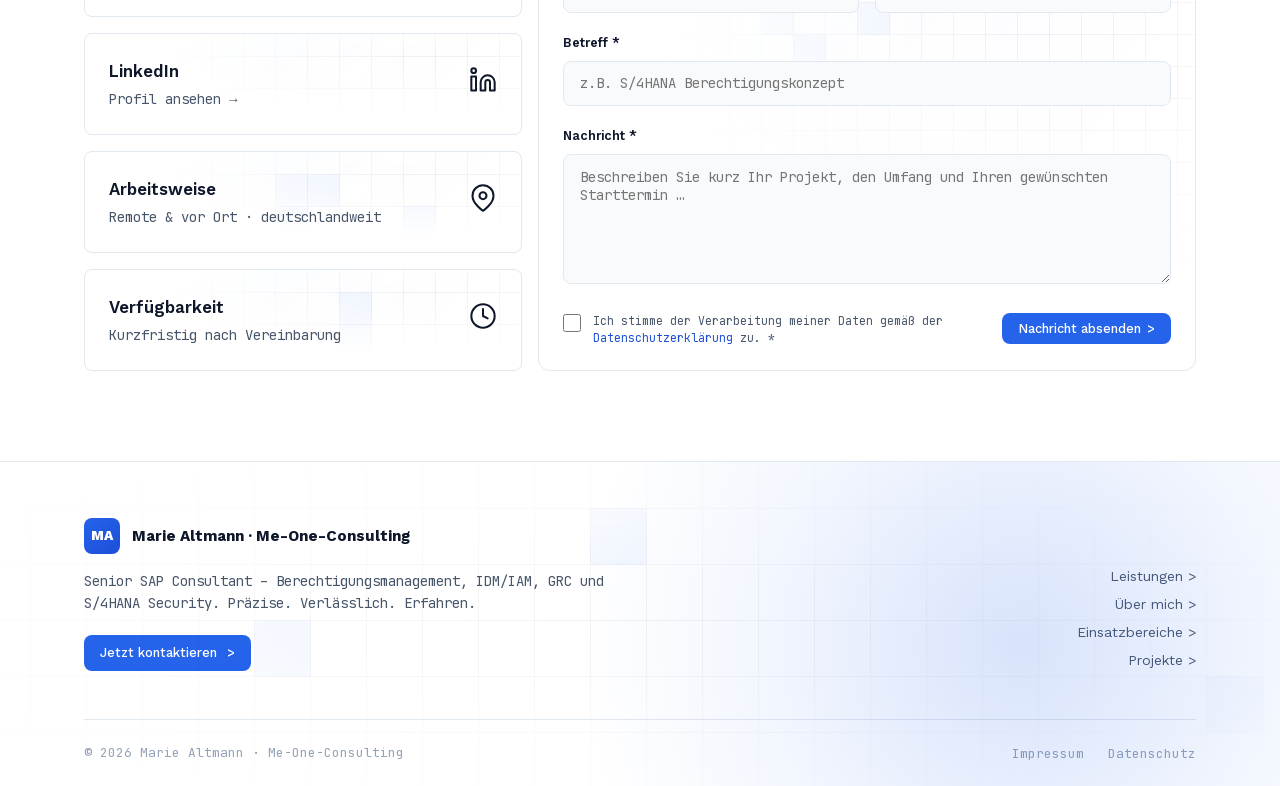
<file: projekte.html>
<!DOCTYPE html>
<html lang="de">
<head>
  <meta charset="UTF-8" />
  <meta name="viewport" content="width=device-width, initial-scale=1.0" />
  <title>SAP Projektreferenzen – S/4HANA Rollout, GRC & SOX-Compliance | Marie Altmann</title>
  <meta name="description" content="Referenzprojekte: Internationaler S/4HANA-Rollout über 58 Buchungskreise, SOX-konforme Berechtigungskonzepte und GRC-Implementierungen für Telekom Systems, Harry's und Wintershall DEA." />
  <meta name="robots" content="index, follow" />
  <meta property="og:title" content="SAP Projektreferenzen – S/4HANA Rollout, GRC & SOX-Compliance | Marie Altmann" />
  <meta property="og:description" content="Referenzprojekte: Internationaler S/4HANA-Rollout über 58 Buchungskreise, SOX-konforme Berechtigungskonzepte und GRC-Implementierungen für namhafte Unternehmen." />
  <meta property="og:type" content="website" />
  <meta property="og:locale" content="de_DE" />
  <meta property="og:image" content="assets/images/og-image.jpg" />
  <meta name="twitter:card" content="summary_large_image" />
  <meta name="twitter:title" content="SAP Projektreferenzen – S/4HANA Rollout, GRC & SOX-Compliance | Marie Altmann" />
  <meta name="twitter:description" content="Referenzprojekte: Internationaler S/4HANA-Rollout über 58 Buchungskreise, SOX-konforme Berechtigungskonzepte und GRC-Implementierungen für namhafte Unternehmen." />
  <meta name="twitter:image" content="assets/images/og-image.jpg" />

  <link rel="stylesheet" href="assets/fonts/fonts.css" />
  <link rel="stylesheet" href="assets/css/shared.css" />
  <style>
    /* ─── NAVBAR ─── */
    nav#navbar { background: transparent; border-color: transparent; backdrop-filter: none; }
    nav#navbar .nav-links a { color: var(--text); }
    nav#navbar .nav-links a:hover { color: var(--blue); }
    nav#navbar.scrolled .nav-links a { color: var(--text); }
    nav#navbar.scrolled .nav-logo-name { color: var(--text); }

    /* ─── PAGE HERO ─── */
    .page-hero--light { background: var(--white); }
    .page-hero.page-hero--light { min-height: 50vh; display: flex; align-items: center; }
    .page-hero--light .page-hero-inner { padding: 5rem 0; text-align: center; max-width: 100%; }
    .page-hero--light .hero-name {
      font-family: 'Work Sans', system-ui, sans-serif;
      font-weight: 500; font-size: clamp(2.2rem, 4.2vw, 3.35rem);
      color: #000; letter-spacing: -.02em;
      margin-left: auto; margin-right: auto;
    }
    .page-hero--light .hero-sub {
      margin-left: auto; margin-right: auto;
      color: var(--text-sec); font-size: clamp(1rem, 1.75vw, 1.25rem); max-width: 75%;
    }

    /* ─── PROJEKT KARTEN ─── */
    .projekt-grid {
      display: grid;
      grid-template-columns: repeat(2, 1fr);
      gap: 1rem;
    }
    .projekt-card--cta { cursor: default; }
    .projekt-card--cta:hover { background: var(--white); }
    .projekt-card--cta::after { display: none; }
    .projekt-card {
      position: relative;
      background: var(--white);
      border: 1px solid var(--border);
      border-radius: var(--radius);
      padding: 1.75rem;
      overflow: hidden;
      transition: background .35s;
    }
    .projekt-card-header { padding-right: 2.25rem; }
    .projekt-card::after {
      content: '+';
      position: absolute;
      top: 1.75rem; right: 1.75rem;
      color: var(--text);
      font-family: 'Work Sans', system-ui, sans-serif;
      font-size: 1.1rem; font-weight: 500; line-height: 1;
      transition: color .2s, transform .25s;
    }
    .projekt-card:hover { background: #F8FAFE; }
    .projekt-card:hover::after { color: var(--blue); transform: rotate(45deg); }

    .projekt-logo {
      margin-bottom: 3.5rem;
      height: 28px;
      display: flex; align-items: center;
    }
    .projekt-logo img { width: auto; display: block; object-fit: contain; }

    .projekt-meta {
      display: flex; align-items: baseline; gap: .6rem;
      margin-bottom: .4rem;
    }
    .projekt-role {
      font-family: 'Work Sans', system-ui, sans-serif;
      font-size: 1rem; font-weight: 600;
      color: var(--text);
      transition: color .2s;
    }
    .projekt-card:hover .projekt-role { color: var(--blue); }
    .projekt-card:hover .projekt-period { color: var(--blue); }
    .projekt-card:hover .projekt-logo img { filter: brightness(0) saturate(100%) invert(32%) sepia(81%) saturate(4374%) hue-rotate(210deg) brightness(91%) contrast(101%); }
    .projekt-card:hover .projekt-desc { color: var(--blue); }

    .projekt-period {
      font-family: 'JetBrains Mono', monospace;
      font-size: .72rem; color: var(--text-muted);
    }

    .projekt-tags { display: flex; flex-wrap: wrap; gap: .4rem; }
    .projekt-tag {
      padding: .25rem .65rem; border-radius: var(--radius-sm);
      background: var(--blue); color: var(--white);
      font-family: 'JetBrains Mono', monospace;
      font-size: .72rem; font-weight: 600;
    }

    .projekt-desc {
      font-size: .875rem; line-height: 1.75;
      color: var(--text-sec);
      max-height: 0; opacity: 0; overflow: hidden;
      margin-top: 0;
      transition: max-height .45s ease, opacity .3s ease, margin-top .35s ease;
    }
    .projekt-card:hover .projekt-desc {
      max-height: 300px; opacity: 1; margin-top: 1.25rem;
    }

    @media (max-width: 768px) {
      .projekt-grid { grid-template-columns: 1fr; }
      .projekt-card { padding: 1.25rem; padding-right: 3.5rem; cursor: pointer; }
      .projekt-card::after { top: 1.25rem; right: 1.25rem; content: '⌄'; font-size: 1.35rem; }
      .projekt-card-header { padding-right: 1.5rem; }
      .projekt-logo { margin-bottom: 2rem; }
      .projekt-card--cta { padding: 1.25rem; cursor: default; }
      .projekt-card--cta::after { display: none; }
      .projekt-card:hover { background: var(--white); }
      .projekt-card:hover::after { color: var(--text); transform: none; }
      .projekt-card:hover .projekt-role,
      .projekt-card:hover .projekt-period { color: var(--text); color: inherit; }
      .projekt-card:hover .projekt-logo img { filter: none; }
      .projekt-card:hover .projekt-desc { max-height: 0; opacity: 0; margin-top: 0; }
      .projekt-card.is-open { background: #F8FAFE; }
      .projekt-card.is-open::after { color: var(--blue); transform: rotate(180deg); }
      .projekt-card.is-open .projekt-logo img { filter: brightness(0) saturate(100%) invert(32%) sepia(81%) saturate(4374%) hue-rotate(210deg) brightness(91%) contrast(101%); }
      .projekt-card.is-open .projekt-role,
      .projekt-card.is-open .projekt-period { color: var(--blue); }
      .projekt-card.is-open .projekt-desc { max-height: 300px; opacity: 1; margin-top: 1.25rem; color: var(--text-sec); }
      .page-hero--light .page-hero-inner { text-align: left; }
      .page-hero--light .hero-name { margin-left: 0; margin-right: 0; max-width: 100%; white-space: normal; }
      .page-hero--light .hero-sub { margin-left: 0; margin-right: 0; max-width: 100%; }
    }
    @media (max-width: 480px) {
      .projekt-tags { gap: .3rem; }
      .projekt-tag { font-size: .68rem; padding: .2rem .5rem; }
    }
  </style>
</head>
<body>

<!-- ─── PAGE HERO ─── -->
<div class="page-hero page-hero--light">
  <div class="hero-grid"></div>
  <div class="hero-orb"></div>
  <div class="container">
    <div class="page-hero-inner">
      <h1 class="hero-name">Projekte, die <span class="hero-highlight">für sich sprechen.</span></h1>
      <p class="hero-sub">Ausgewählte Referenzprojekte aus über 26 Jahren – von internationalen Rollouts bis zur Audit-Begleitung.</p>
    </div>
  </div>
</div>

<!-- ─── PROJEKTE ─── -->
<section>
  <div class="container">

    <div style="margin-bottom: 2.5rem;">
      <span class="section-label fade-in">Projektreferenzen</span>
      <h2 class="section-heading fade-in">Ausgewählte Projektbeispiele</h2>
      <p class="section-sub fade-in">Komplexe Kundenprojekte – von Greenfield-Implementierungen bis zur laufenden Compliance-Begleitung.</p>
    </div>

    <div class="projekt-grid">

      <div class="projekt-card fade-in">
        <div class="projekt-card-header">
          <div class="projekt-logo">
            <img src="assets/icons/telekom.svg" alt="Telekom Systems" style="height:24px;" />
          </div>
          <div class="projekt-meta">
            <span class="projekt-role">Senior Consultant</span>
            <span class="projekt-period">2025 – 2026</span>
          </div>
          <div class="projekt-tags">
            <span class="projekt-tag">S/4HANA Greenfield</span>
            <span class="projekt-tag">XAMS</span>
            <span class="projekt-tag">Fiori</span>
            <span class="projekt-tag">SoD / KPMG</span>
          </div>
        </div>
        <p class="projekt-desc">Aufbau eines vollständigen Greenfield S/4HANA-Berechtigungskonzepts über alle Module inkl. BW, SAC und BTP. Implementierung von XAMS (Xiting). Entwicklung und Abstimmung des SoD-Konzepts mit KPMG sowie vollständige Konzeption der Fiori-Berechtigungsstrukturen.</p>
      </div>

      <div class="projekt-card fade-in fade-in-delay-1">
        <div class="projekt-card-header">
          <div class="projekt-logo">
            <img src="assets/icons/harrys.svg" alt="Harry's" style="height:20px;" />
          </div>
          <div class="projekt-meta">
            <span class="projekt-role">Lead Consultant</span>
            <span class="projekt-period">2025 – 2026</span>
          </div>
          <div class="projekt-tags">
            <span class="projekt-tag">S/4HANA &amp; HCM</span>
            <span class="projekt-tag">SOX</span>
            <span class="projekt-tag">Firefighter</span>
            <span class="projekt-tag">SAST</span>
          </div>
        </div>
        <p class="projekt-desc">Aufbau eines umfassenden Berechtigungskonzepts für S/4HANA und HCM. Implementierung von SAST (Akquinet) und Einführung des Firefighter-Access-Managements. SuccessFactors-Customizing sowie erfolgreiche Begleitung von EY- und KPMG-Audits mit SOX-Compliance-Nachweis.</p>
      </div>

      <div class="projekt-card fade-in fade-in-delay-2">
        <div class="projekt-card-header">
          <div class="projekt-logo">
            <img src="assets/icons/wintershell.svg" alt="Wintershall DEA" style="height:16px;" />
          </div>
          <div class="projekt-meta">
            <span class="projekt-role">Senior Lead</span>
            <span class="projekt-period">2022 – 2025</span>
          </div>
          <div class="projekt-tags">
            <span class="projekt-tag">S/4HANA</span>
            <span class="projekt-tag">ONE Identity</span>
            <span class="projekt-tag">PwC</span>
            <span class="projekt-tag">HyperCare</span>
          </div>
        </div>
        <p class="projekt-desc">Verantwortliche Projektleitung eines internationalen S/4HANA-Rollouts in drei Wellen über 58 Buchungskreise. PwC Audit Support, Einführung von ONE Identity IDM sowie vollständiges CutOver- und HyperCare-Management für einen reibungslosen Übergang in den Produktivbetrieb.</p>
      </div>

      <div class="projekt-card projekt-card--cta fade-in fade-in-delay-3">
        <div class="projekt-logo">
          <svg width="28" height="28" fill="none" viewBox="0 0 24 24" stroke="currentColor" stroke-width="1.5" stroke-linecap="round" stroke-linejoin="round" style="color:var(--text);">
            <rect x="2" y="7" width="20" height="14" rx="2"/>
            <path d="M16 7V5a2 2 0 00-2-2h-4a2 2 0 00-2 2v2"/>
            <line x1="12" y1="12" x2="12" y2="12"/>
            <path d="M8 12h8"/>
          </svg>
        </div>
        <div class="projekt-meta">
          <span class="projekt-role">Was ich für Sie leiste</span>
        </div>
        <a href="leistungen.html#leistungsuebersicht" class="sdg-more">Mehr erfahren <span class="sdg-arrow">></span></a>
      </div>

    </div>
  </div>
</section>

<!-- ─── KONTAKT ─── -->
<section id="kontakt">
  <div class="container">
    <div class="kontakt-header">
      <span class="section-label fade-in">Kontakt</span>
      <h2 class="section-heading fade-in">Lassen Sie uns sprechen.</h2>
      <p class="section-sub fade-in">Ob kurze Anfrage oder konkretes Projektvorhaben – ich freue mich auf Ihre Nachricht.</p>
    </div>
    <div class="contact-grid">
      <div class="contact-info">
        <div class="contact-box-grid fade-in">
          <div class="contact-box">
            <div>
              <span class="contact-box-label">E-Mail</span>
              <a href="mailto:Me-One-Consulting@outlook.de" class="contact-box-value">Me-One-Consulting@outlook.de</a>
            </div>
            <div class="contact-box-icon">
              <svg width="28" height="28" fill="none" viewBox="0 0 24 24" stroke="currentColor" stroke-width="1.75" stroke-linecap="round" stroke-linejoin="round"><path d="M3 8l7.89 5.26a2 2 0 002.22 0L21 8M5 19h14a2 2 0 002-2V7a2 2 0 00-2-2H5a2 2 0 00-2 2v10a2 2 0 002 2z"/></svg>
            </div>
          </div>
          <div class="contact-box">
            <div>
              <span class="contact-box-label">LinkedIn</span>
              <a href="#" class="contact-box-value">Profil ansehen →</a>
            </div>
            <div class="contact-box-icon">
              <svg width="28" height="28" fill="none" viewBox="0 0 24 24" stroke="currentColor" stroke-width="1.75" stroke-linecap="round" stroke-linejoin="round"><path d="M16 8a6 6 0 016 6v7h-4v-7a2 2 0 00-2-2 2 2 0 00-2 2v7h-4v-7a6 6 0 016-6z"/><rect x="2" y="9" width="4" height="12"/><circle cx="4" cy="4" r="2"/></svg>
            </div>
          </div>
          <div class="contact-box">
            <div>
              <span class="contact-box-label">Arbeitsweise</span>
              <span class="contact-box-value">Remote &amp; vor Ort · deutschlandweit</span>
            </div>
            <div class="contact-box-icon">
              <svg width="28" height="28" fill="none" viewBox="0 0 24 24" stroke="currentColor" stroke-width="1.75" stroke-linecap="round" stroke-linejoin="round"><path d="M21 10c0 7-9 13-9 13s-9-6-9-13a9 9 0 0118 0z"/><circle cx="12" cy="10" r="3"/></svg>
            </div>
          </div>
          <div class="contact-box">
            <div>
              <span class="contact-box-label">Verfügbarkeit</span>
              <span class="contact-box-value">Kurzfristig nach Vereinbarung</span>
            </div>
            <div class="contact-box-icon">
              <svg width="28" height="28" fill="none" viewBox="0 0 24 24" stroke="currentColor" stroke-width="1.75" stroke-linecap="round" stroke-linejoin="round"><circle cx="12" cy="12" r="10"/><path d="M12 6v6l4 2"/></svg>
            </div>
          </div>
        </div>
      </div>
      <div class="fade-in fade-in-delay-1">
        <div class="contact-form" id="contact-form-wrap">
          <form id="contact-form" novalidate style="position:relative; z-index:1;">
            <div class="form-row">
              <div class="form-group">
                <label for="name">Name *</label>
                <input type="text" id="name" name="name" placeholder="Ihr vollständiger Name" required />
              </div>
              <div class="form-group">
                <label for="email">E-Mail *</label>
                <input type="email" id="email" name="email" placeholder="ihre@email.de" required />
              </div>
            </div>
            <div class="form-group">
              <label for="betreff">Betreff *</label>
              <input type="text" id="betreff" name="betreff" placeholder="z.B. S/4HANA Berechtigungskonzept" required />
            </div>
            <div class="form-group">
              <label for="message">Nachricht *</label>
              <textarea id="message" name="message" placeholder="Beschreiben Sie kurz Ihr Projekt, den Umfang und Ihren gewünschten Starttermin …" required></textarea>
            </div>
            <div style="display:flex; align-items:center; gap:1.5rem; justify-content:space-between;">
              <div class="form-checkbox" style="margin-bottom:0;">
                <input type="checkbox" id="datenschutz" name="datenschutz" required />
                <label for="datenschutz">
                  Ich stimme der Verarbeitung meiner Daten gemäß der <a href="datenschutz.html">Datenschutzerklärung</a> zu. *
                </label>
              </div>
              <button type="submit" class="btn-submit" style="width:auto; white-space:nowrap; flex-shrink:0; padding:.5rem 1rem; font-size:.8rem;">Nachricht absenden <span class="sdg-arrow">></span></button>
            </div>
          </form>
          <div class="form-success" id="form-success">
            <svg width="48" height="48" fill="none" viewBox="0 0 24 24" stroke="currentColor" stroke-width="1.5"><path stroke-linecap="round" stroke-linejoin="round" d="M9 12.75L11.25 15 15 9.75M21 12a9 9 0 11-18 0 9 9 0 0118 0z"/></svg>
            <h3>Vielen Dank für Ihre Anfrage!</h3>
            <p>Ich werde mich in der Regel innerhalb von 24 Stunden bei Ihnen melden.</p>
          </div>
        </div>
      </div>
    </div>
  </div>
</section>

<script src="assets/js/components.js"></script>
</body>
</html>
</file>
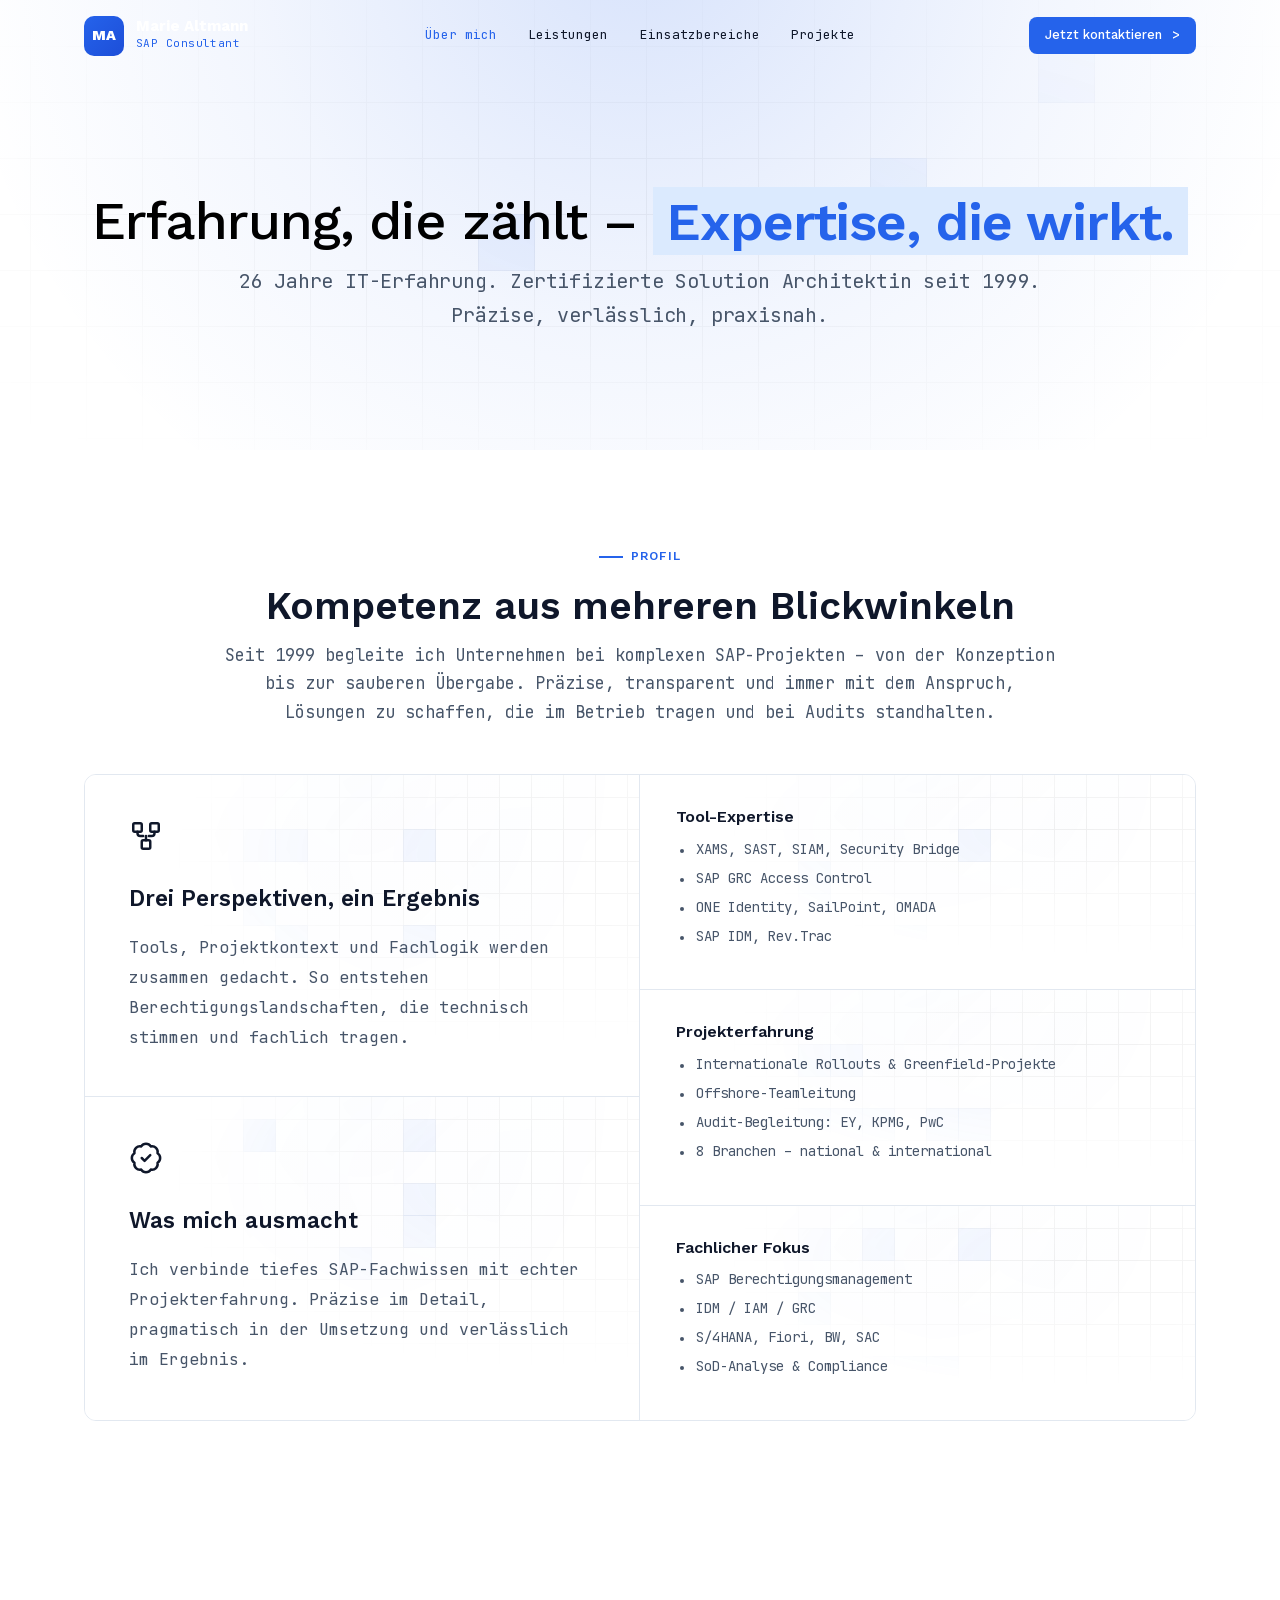
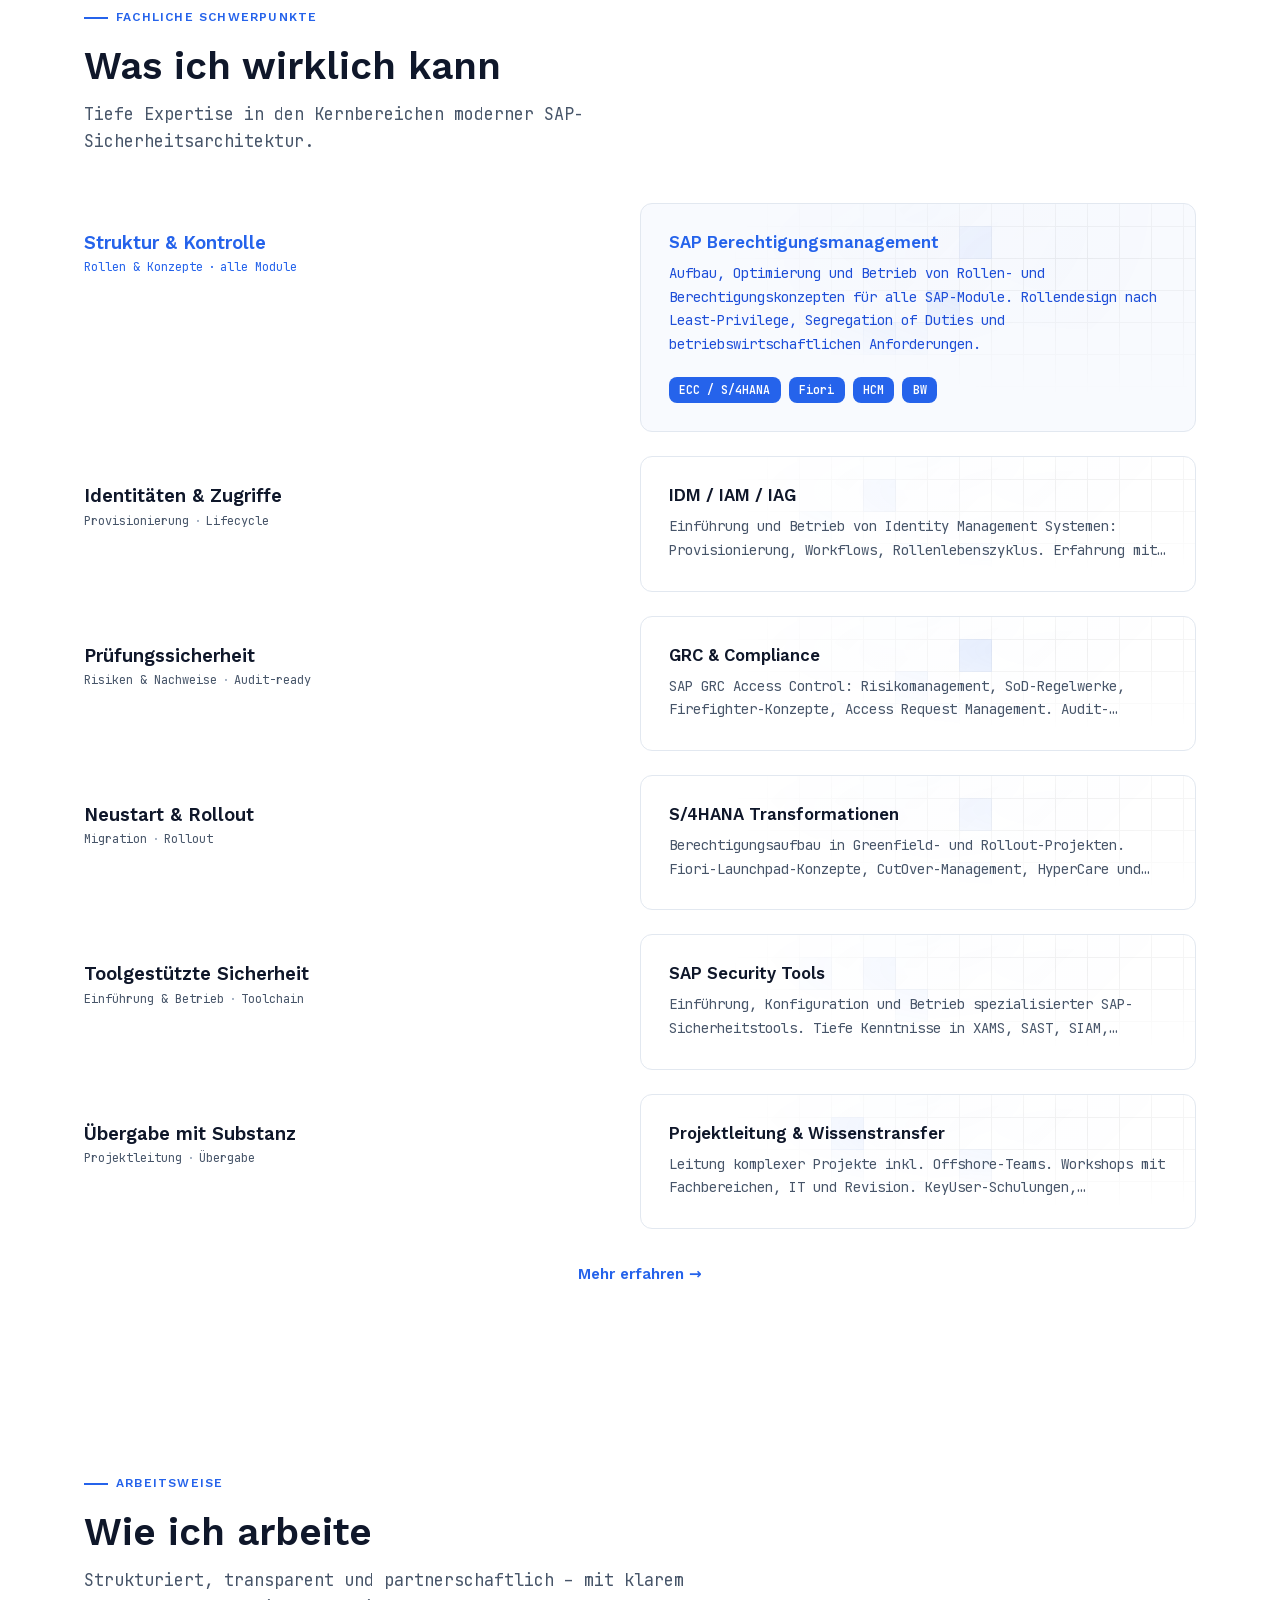
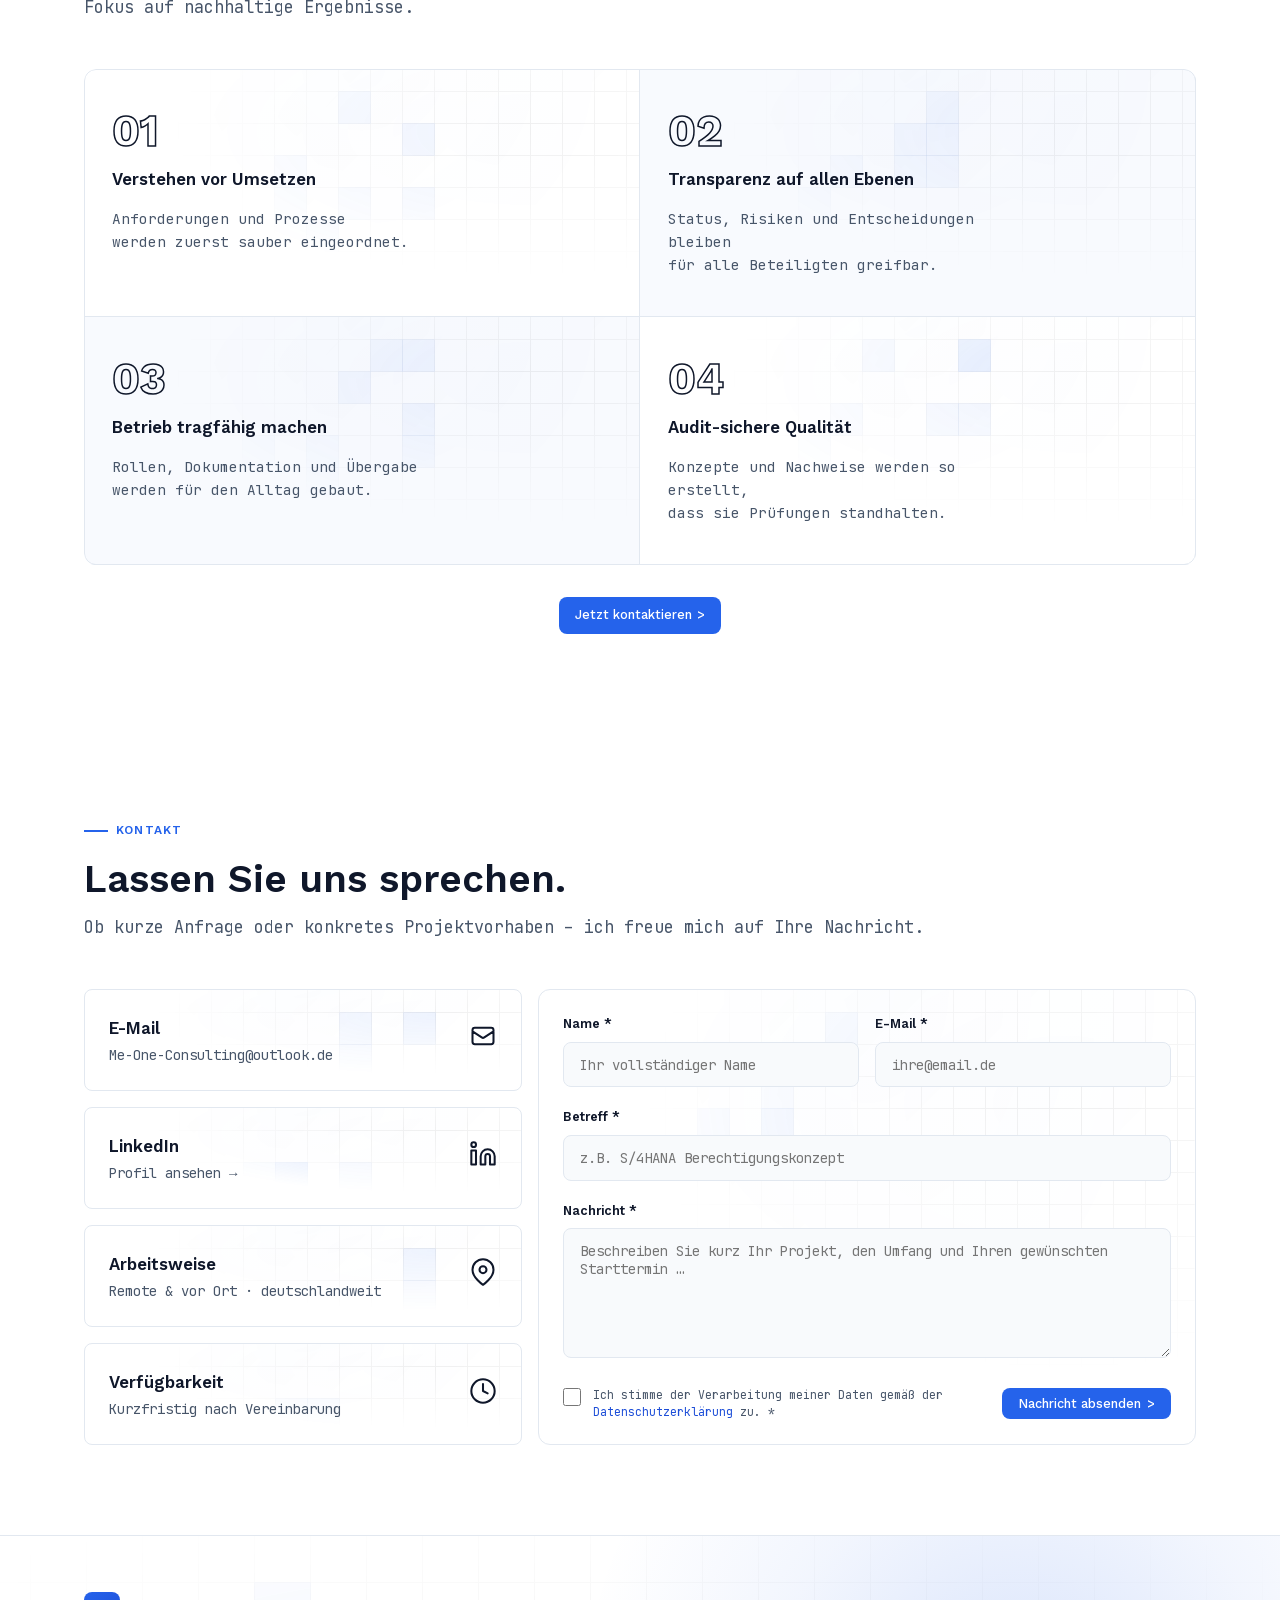
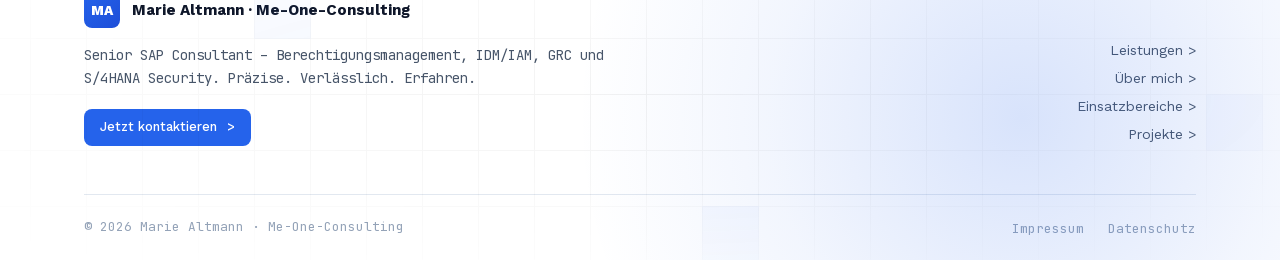
<file: ueber-mich.html>
<!DOCTYPE html>
<html lang="de">
<head>
  <meta charset="UTF-8" />
  <meta name="viewport" content="width=device-width, initial-scale=1.0" />
  <title>Freelance Solution Architektin seit 1999 – Profil Marie Altmann | S/4HANA & GRC Expertin</title>
  <meta name="description" content="26 Jahre SAP-Projekterfahrung, zertifiziert seit 1999 – Marie Altmann ist spezialisiert auf SAP Berechtigungsmanagement, S/4HANA, GRC und IDM/IAM. Für Audits durch EY, KPMG und PwC erprobt." />
  <meta name="robots" content="index, follow" />
  <meta property="og:title" content="Freelance Solution Architektin seit 1999 – Profil Marie Altmann | S/4HANA & GRC Expertin" />
  <meta property="og:description" content="26 Jahre SAP-Projekterfahrung, zertifiziert seit 1999 – spezialisiert auf SAP Berechtigungsmanagement, S/4HANA, GRC und IDM/IAM. Für Audits durch EY, KPMG und PwC erprobt." />
  <meta property="og:type" content="website" />
  <meta property="og:locale" content="de_DE" />
  <meta property="og:image" content="assets/images/og-image.jpg" />
  <meta name="twitter:card" content="summary_large_image" />
  <meta name="twitter:title" content="Freelance Solution Architektin seit 1999 – Profil Marie Altmann | S/4HANA & GRC Expertin" />
  <meta name="twitter:description" content="26 Jahre SAP-Projekterfahrung, zertifiziert seit 1999 – spezialisiert auf SAP Berechtigungsmanagement, S/4HANA, GRC und IDM/IAM. Für Audits durch EY, KPMG und PwC erprobt." />
  <meta name="twitter:image" content="assets/images/og-image.jpg" />


  <link rel="stylesheet" href="assets/fonts/fonts.css" />
  <link rel="stylesheet" href="assets/css/shared.css" />
  <style>
    /* ─── NAVBAR: transparent über weißem Hero ─── */
    nav#navbar {
      background: transparent;
      border-color: transparent;
      backdrop-filter: none;
    }
    nav#navbar .nav-links a { color: var(--text); }
    nav#navbar .nav-links a:hover { color: var(--blue); }
    nav#navbar.scrolled .nav-links a { color: var(--text); }
    nav#navbar.scrolled .nav-logo-name { color: var(--text); }

    /* ─── HERO (Index-Stil: weißer Hintergrund) ─── */
    .page-hero--light {
      background: var(--white);
    }
    .page-hero.page-hero--light {
      min-height: 50vh;
      display: flex;
      align-items: center;
    }
    .page-hero--light .page-hero-inner {
      padding: 5rem 0;
      text-align: center;
    }
    /* Überschreibe .page-hero h1 (Spezifität 0,1,1) mit höherer Spezifität */
    .page-hero--light .hero-name {
      font-family: 'Work Sans', system-ui, sans-serif;
      font-weight: 500;
      font-size: clamp(2.2rem, 4.2vw, 3.35rem);
      color: #000;
      letter-spacing: -.02em;
      margin-left: auto;
      margin-right: auto;
    }
    .page-hero--light .hero-sub  {
      margin-left: auto; margin-right: auto;
      color: var(--text-sec);
      font-size: clamp(1rem, 1.75vw, 1.25rem);
      max-width: 75%;
    }
    .page-hero--light .page-hero-inner { max-width: 100%; }

    /* Breadcrumb auf hellem Hintergrund */
    .breadcrumb--light a { color: var(--text-muted); }
    .breadcrumb--light a:hover { color: var(--blue); }
    .breadcrumb--light span { color: var(--border); }
    .breadcrumb--light .breadcrumb-current { color: var(--text-sec); }


    /* ─── PROFIL GRID ─── */
    .profile-quote {
      padding: 1.25rem 1.75rem;
      border-left: 3px solid var(--blue); background: var(--blue-light);
      border-radius: 0 var(--radius-sm) var(--radius-sm) 0;
    }
    .profile-quote p { color: var(--navy); font-style: italic; font-size: .95rem; line-height: 1.7; }

    .profile-header { text-align: center; margin-bottom: 3rem; }
    .profile-header .section-label { justify-content: center; }
    .profile-header .profile-desc {
      max-width: 75%;
      margin: 0 auto;
      font-size: 1.05rem;
      color: var(--text-sec);
      line-height: 1.7;
    }

    .profil-grid {
      display: grid;
      grid-template-columns: 1fr 1fr;
      grid-template-rows: repeat(3, auto);
      border: 1px solid var(--border);
      border-radius: var(--radius);
      overflow: hidden;
      background: var(--white);
    }
    .profil-left-wrapper {
      grid-column: 1;
      grid-row: 1 / 4;
      display: grid;
      grid-template-rows: repeat(2, 1fr);
      border-right: 1px solid var(--border);
    }
    .profil-card-main {
      position: relative; overflow: hidden;
      background: var(--white);
      padding: 2.75rem;
      border-bottom: 1px solid var(--border);
      transition: background .35s;
    }
    .profil-left-wrapper .profil-card-main:last-child { border-bottom: none; }
    .profil-card-main:hover { background: rgba(37,99,235,.03); }
    .profil-card-side {
      grid-column: 2;
      position: relative; overflow: hidden;
      background: var(--white);
      padding: 2rem 2.25rem;
      border-bottom: 1px solid var(--border);
      transition: background .35s;
    }
    .profil-card-side:last-child { border-bottom: none; }
    .profil-card-side:hover { background: rgba(37,99,235,.03); }
    .profil-card-main h3,
    .profil-card-main p,
    .profil-card-side h3,
    .profil-card-side .profil-list {
      position: relative;
      z-index: 1;
    }
    .profil-card-main h3,
    .profil-card-side h3 {
      transition: color .2s;
    }
    .profil-card-main:hover h3,
    .profil-card-side:hover h3 {
      color: var(--blue) !important;
    }
    .profil-card-main:hover p,
    .profil-card-side:hover li {
      color: var(--blue-dark) !important;
    }
    .profil-card-icon {
      position: relative;
      z-index: 1;
      width: 34px;
      height: 34px;
      color: var(--text);
      margin-bottom: 1.5rem;
      transition: color .2s;
    }
    .profil-card-main:hover .profil-card-icon { color: var(--blue); }

    .info-card-icon {
      width: 40px; height: 40px; border-radius: 10px;
      background: var(--blue-light); color: var(--blue-dark);
      display: flex; align-items: center; justify-content: center;
      font-size: 1.1rem; flex-shrink: 0;
    }
    .profil-list { list-style: disc; display: flex; flex-direction: column; gap: .5rem; padding-left: 1.1rem; }
    .profil-list li { font-size: .875rem; color: var(--text-sec); line-height: 1.5; padding-left: .15rem; }
    .profil-list li::marker { color: var(--text-sec); font-size: .75em; }

    /* ─── SCHWERPUNKTE ─── */
    .schwerpunkte-grid { display: grid; grid-template-columns: repeat(3, 1fr); gap: 1rem; }
    .schwerpunkt-card {
      background: var(--white); border: 1px solid var(--border);
      border-radius: var(--radius); padding: 2rem;
      position: relative; overflow: hidden;
      transition: box-shadow .25s, transform .2s, border-color .25s;
    }
    .schwerpunkt-card::before {
      content: ''; position: absolute; top: 0; left: 0; right: 0; height: 3px;
      background: linear-gradient(90deg, var(--blue), var(--blue-dark));
      transform: scaleX(0); transform-origin: left; transition: transform .3s;
    }
    .schwerpunkt-card:hover { box-shadow: var(--shadow-lg); transform: translateY(-3px); border-color: rgba(37,99,235,.25); }
    .schwerpunkt-card:hover::before { transform: scaleX(1); }
    .schwerpunkt-icon {
      width: 48px; height: 48px; border-radius: 12px;
      background: var(--blue-light); color: var(--blue-dark);
      display: flex; align-items: center; justify-content: center;
      margin-bottom: 1.25rem; font-size: 1.3rem; flex-shrink: 0;
    }
    .schwerpunkt-card h3 { font-size: 1rem; margin-bottom: .75rem; color: var(--text); transition: color .2s; }
    .schwerpunkt-card:hover h3 { color: var(--blue); }
    .schwerpunkt-card p { font-size: .875rem; line-height: 1.75; color: var(--text-sec); }
    .schwerpunkt-tags { display: flex; flex-wrap: wrap; gap: .4rem; margin-top: 1rem; }
    .schwerpunkt-tag { padding: .2rem .65rem; border-radius: 100px; background: var(--blue-light); color: var(--blue-dark); font-size: .7rem; font-weight: 600; font-family: 'Work Sans', system-ui, sans-serif; }

    /* ─── ARBEITSWEISE ─── */
    .arbeitsweise-grid { display: grid; grid-template-columns: repeat(2, 1fr); gap: 1.5rem; }
    .aw-card {
      display: flex; gap: 1.5rem;
      background: var(--white); border: 1px solid var(--border);
      border-radius: var(--radius); padding: 2rem;
      transition: box-shadow .25s, transform .2s, border-color .25s;
    }
    .aw-card:hover { box-shadow: var(--shadow-md); transform: translateY(-3px); border-color: rgba(37,99,235,.25); }
    .aw-num {
      font-family: 'Work Sans', system-ui, sans-serif;
      font-size: 2.5rem; font-weight: 700; color: var(--blue-light);
      line-height: 1; flex-shrink: 0; width: 52px;
    }
    .aw-body h3 { font-size: 1rem; margin-bottom: .5rem; color: var(--text); transition: color .2s; }
    .aw-card:hover .aw-body h3 { color: var(--blue); }
    .aw-body p { font-size: .875rem; line-height: 1.75; color: var(--text-sec); }

    /* ─── ARBEITSWEISE IM BRANCHEN-STIL ─── */
    .branchen-wrap {
      position: relative;
      border-radius: var(--radius);
      overflow: hidden;
    }
    .branchen-wrap::before {
      content: '';
      position: absolute;
      inset: 0;
      border: 1px solid var(--border);
      border-radius: inherit;
      pointer-events: none;
      z-index: 10;
    }
    .branchen-grid {
      display: grid;
      grid-template-columns: repeat(2, 1fr);
    }
    .branchen-card {
      position: relative;
      overflow: hidden;
      background: var(--white);
      padding: 2.5rem 1.75rem;
      display: flex;
      flex-direction: column;
      align-items: flex-start;
      gap: 1rem;
      text-align: left;
      border-right: 1px solid var(--border);
      border-bottom: 1px solid var(--border);
      transition: background .25s;
    }
    .branchen-card:hover { background: var(--white); }
    .branchen-card--tinted:hover { background: #F8FAFE; }
    .branchen-card--tinted { background: #F8FAFE; }
    .branchen-icon {
      position: relative;
      z-index: 2;
      display: flex;
      align-items: center;
      justify-content: center;
      color: var(--text);
      flex-shrink: 0;
      transition: color .2s;
    }
    .branchen-icon svg { width: 28px; height: 28px; }
    .branchen-card:hover .branchen-icon { color: var(--blue); }
    .branchen-num {
      position: relative;
      z-index: 2;
      font-family: 'Work Sans', system-ui, sans-serif;
      font-size: 2.75rem;
      font-weight: 700;
      color: transparent;
      -webkit-text-stroke: 1.5px var(--text);
      line-height: 1;
      transition: -webkit-text-stroke-color .2s;
    }
    .branchen-card:hover .branchen-num { -webkit-text-stroke-color: var(--blue); }
    .branchen-name {
      position: relative;
      z-index: 2;
      font-size: 1.05rem;
      font-weight: 600;
      color: var(--text);
      font-family: 'Work Sans', system-ui, sans-serif;
      line-height: 1.3;
      transition: color .2s;
    }
    .branchen-card:hover .branchen-name { color: var(--blue); }
    .branchen-desc {
      position: relative;
      z-index: 2;
      font-size: .9rem;
      line-height: 1.6;
      color: var(--text-sec);
      max-width: 23rem;
      transition: color .2s;
    }
    .branchen-card:hover .branchen-desc { color: var(--blue-dark); }

    /* ─── SCHWERPUNKTE TIMELINE ─── */
    .timeline-list { display: flex; flex-direction: column; gap: 1.5rem; }
    .timeline-item {
      position: relative;
      display: grid;
      grid-template-columns: 1fr 50%;
      gap: 5rem;
      align-items: start;
    }
    .timeline-sentinel {
      position: absolute;
      top: -8rem;
      left: 0;
      height: 1px;
      width: 1px;
      opacity: 0;
      pointer-events: none;
    }
    .timeline-meta {
      position: sticky;
      top: 9rem;
      display: flex;
      flex-direction: row;
      align-items: flex-start;
    }
    .timeline-meta-info { display: flex; flex-direction: column; gap: .2rem; padding-top: 1.75rem; }
    .timeline-client-name {
      font-size: 1.15rem;
      font-weight: 600;
      line-height: 1.3;
      color: var(--text);
      font-family: 'Work Sans', system-ui, sans-serif;
      transition: color .35s;
    }
    .timeline-item.active .timeline-client-name { color: var(--blue); }
    .timeline-meta-sub { display: flex; align-items: center; gap: .3rem; flex-wrap: wrap; }
    .timeline-client-role { font-size: .75rem; color: var(--text-sec); transition: color .35s; }
    .timeline-client-role::after { content: '·'; color: var(--text-muted); margin-left: .3rem; }
    .timeline-client-period { font-size: .75rem; color: var(--text-sec); transition: color .35s; }
    .timeline-item.active .timeline-client-role,
    .timeline-item.active .timeline-client-role::after,
    .timeline-item.active .timeline-client-period { color: var(--blue); }
    .timeline-card {
      position: relative;
      overflow: hidden;
      border: 1px solid var(--border);
      border-radius: var(--radius);
      padding: 1.75rem;
      background: var(--white);
      transition: background .35s;
    }
    .timeline-item.active .timeline-card { background: #F8FAFE; }
    .timeline-card h3 {
      font-size: 1.05rem;
      color: var(--text);
      margin-bottom: .6rem;
      position: relative;
      z-index: 1;
      transition: color .35s;
    }
    .timeline-card:hover h3,
    .timeline-item.active .timeline-card h3 { color: var(--blue); }
    .timeline-desc {
      font-size: .875rem;
      line-height: 1.7;
      color: var(--text-sec);
      display: -webkit-box;
      -webkit-line-clamp: 2;
      -webkit-box-orient: vertical;
      overflow: hidden;
      position: relative;
      z-index: 1;
      transition: color .35s;
    }
    .timeline-item.active .timeline-desc {
      -webkit-line-clamp: unset;
      overflow: visible;
      color: var(--blue-dark);
    }
    .project-tags { display: flex; flex-wrap: wrap; gap: .5rem; }
    .project-tag {
      padding: .25rem .65rem;
      border-radius: var(--radius-sm);
      background: var(--blue);
      color: var(--white);
      font-size: .72rem;
      font-weight: 600;
    }
    .timeline-extra {
      display: grid;
      grid-template-rows: 0fr;
      opacity: 0;
      margin-top: 0;
      transition: grid-template-rows .45s ease, opacity .35s ease, margin-top .45s ease;
      position: relative;
      z-index: 1;
    }
    .timeline-item.active .timeline-extra {
      grid-template-rows: 1fr;
      opacity: 1;
      margin-top: 1.25rem;
    }
    .timeline-extra-inner { overflow: hidden; }


    @media (max-width: 1024px) {
      .profil-grid { grid-template-columns: 1fr; }
      .profil-left-wrapper { grid-column: 1; grid-row: auto; border-right: none; border-bottom: 1px solid var(--border); display: flex; flex-direction: column; }
      .profil-left-wrapper .profil-card-main { grid-template-rows: unset; }
      .profil-card-side { grid-column: 1; }
      .schwerpunkte-grid { grid-template-columns: repeat(2, 1fr); }
      .timeline-item { grid-template-columns: 1fr; gap: 1rem; }
      .timeline-meta { position: static; flex-direction: row; align-items: center; flex-wrap: wrap; gap: .75rem; }
      .timeline-meta-info { padding-top: 0; }
      .branchen-grid { grid-template-columns: repeat(2, 1fr); }
    }
    @media (max-width: 768px) {
      .page-hero--light .page-hero-inner { text-align: left; }
      .page-hero--light .hero-name {
        margin-left: 0;
        margin-right: 0;
      }
      .page-hero--light .hero-sub {
        margin-left: 0;
        margin-right: 0;
        max-width: 100%;
      }
      .profile-header { text-align: left; }
      .profile-header .section-label { justify-content: flex-start; }
      .profile-header .profile-desc {
        max-width: 100%;
        margin: 0;
      }
      .profil-card-main.is-active,
      .profil-card-side.is-active { background: rgba(37,99,235,.03); }
      .profil-card-main.is-active h3,
      .profil-card-side.is-active h3 { color: var(--blue) !important; }
      .profil-card-main.is-active p,
      .profil-card-side.is-active li { color: var(--blue-dark) !important; }
      .profil-card-main.is-active .profil-card-icon { color: var(--blue); }
      .timeline-list { gap: 0; border-top: 1px solid var(--border); }
      .timeline-item {
        gap: 0;
        padding: 1rem 0;
        border-bottom: 1px solid var(--border);
      }
      .timeline-meta { cursor: pointer; width: 100%; }
      .timeline-meta-info {
        width: 100%;
        display: grid;
        grid-template-columns: 1fr auto;
        align-items: center;
        column-gap: 1rem;
      }
      .timeline-meta-info::after {
        content: '⌄';
        grid-column: 2;
        grid-row: 1 / 3;
        justify-self: end;
        align-self: center;
        color: #000;
        font-size: 1.35rem;
        line-height: 1;
        transform-origin: center;
        transition: transform .2s ease, color .2s ease;
      }
      .timeline-item.is-open .timeline-meta-info::after {
        transform: rotate(180deg);
        color: var(--blue);
      }
      .timeline-item.is-open .timeline-client-name { color: var(--blue); }
      .timeline-item.is-open .timeline-client-role,
      .timeline-item.is-open .timeline-client-role::after,
      .timeline-item.is-open .timeline-client-period { color: var(--blue); }
      .timeline-meta-sub { grid-column: 1 / -1; }
      .timeline-card { display: none; margin-top: 1rem; }
      .timeline-item.is-open .timeline-card { display: block; }
      .timeline-extra { transition: none; }
      .timeline-item.is-open .timeline-extra {
        grid-template-rows: 1fr;
        opacity: 1;
        margin-top: 1.25rem;
      }
      .schwerpunkte-grid { grid-template-columns: 1fr; }
      .arbeitsweise-grid { grid-template-columns: 1fr; }
      .arbeitsweise-section .branchen-grid { grid-template-columns: 1fr; }
      .arbeitsweise-section .branchen-card {
        border-right: none;
        border-bottom: 1px solid var(--border);
      }
      .arbeitsweise-section .branchen-card:nth-child(3) { background: var(--white); }
      .arbeitsweise-section .branchen-card:nth-child(4) { background: #F8FAFE; }
      .arbeitsweise-section .branchen-card.is-active .branchen-num { -webkit-text-stroke-color: var(--blue); }
      .arbeitsweise-section .branchen-card.is-active .branchen-name { color: var(--blue); }
      .arbeitsweise-section .branchen-card.is-active .branchen-desc { color: var(--blue-dark); }
      .profil-card-main { padding: 1.75rem; }
      .profil-card-side { padding: 1.5rem; }
      .schwerpunkt-card { padding: 1.25rem; }
      .branchen-card { padding: 1.75rem; }
    }
    @media (max-width: 480px) {
      .schwerpunkte-grid { grid-template-columns: 1fr; }
      .branchen-grid { grid-template-columns: repeat(2, 1fr); }
      .branchen-num { font-size: 2rem; }
    }
    .btn-primary:hover .sdg-arrow { transform: translateX(5px); }
  </style>
</head>
<body>

<!-- ─── PAGE HERO ─── -->
<div class="page-hero page-hero--light">
  <div class="hero-grid"></div>
  <div class="hero-orb"></div>
  <div class="container">
    <div class="page-hero-inner">
      <h1 class="hero-name">Erfahrung, die zählt – <span class="hero-highlight">Expertise, die wirkt.</span></h1>
      <p class="hero-sub">26 Jahre IT-Erfahrung. Zertifizierte Solution Architektin seit 1999. Präzise, verlässlich, praxisnah.</p>
    </div>
  </div>
</div>

<!-- ─── PROFIL ─── -->
<section class="">
  <div class="container">

    <div class="profile-header">
      <span class="section-label fade-in">Profil</span>
      <h2 class="section-heading fade-in">Kompetenz aus mehreren Blickwinkeln</h2>
      <p class="profile-desc fade-in">Seit 1999 begleite ich Unternehmen bei komplexen SAP-Projekten – von der Konzeption bis zur sauberen Übergabe. Präzise, transparent und immer mit dem Anspruch, Lösungen zu schaffen, die im Betrieb tragen und bei Audits standhalten.</p>
    </div>

    <!-- Profil-Grid: links groß, rechts 3 gleich -->
    <div class="profil-grid fade-in">

      <!-- Linke Spalte: 2 gestapelte Karten -->
      <div class="profil-left-wrapper">

        <div class="profil-card-main">
          <div class="sdg-bg"><div class="sdg-bg-inner"></div></div>
          <svg class="profil-card-icon" fill="none" viewBox="0 0 24 24" stroke="currentColor" stroke-width="1.75" stroke-linecap="round" stroke-linejoin="round" aria-hidden="true">
            <rect width="6" height="6" x="3" y="3" rx="1"/>
            <rect width="6" height="6" x="15" y="3" rx="1"/>
            <rect width="6" height="6" x="9" y="15" rx="1"/>
            <path d="M6 9v1a2 2 0 0 0 2 2h2"/>
            <path d="M18 9v1a2 2 0 0 1-2 2h-2"/>
            <path d="M12 12v3"/>
          </svg>
          <h3 style="font-size:1.4rem; margin-bottom:1.25rem; color:var(--text);">Drei Perspektiven, ein Ergebnis</h3>
          <p style="font-size:1.02rem; line-height:1.85; color:var(--text-sec);">Tools, Projektkontext und Fachlogik werden zusammen gedacht. So entstehen Berechtigungslandschaften, die technisch stimmen und fachlich tragen.</p>
        </div>

        <div class="profil-card-main">
          <div class="sdg-bg"><div class="sdg-bg-inner"></div></div>
          <svg class="profil-card-icon" fill="none" viewBox="0 0 24 24" stroke="currentColor" stroke-width="1.75" stroke-linecap="round" stroke-linejoin="round" aria-hidden="true">
            <path d="M3.85 8.62a4 4 0 0 1 4.78-4.77 4 4 0 0 1 6.74 0 4 4 0 0 1 4.78 4.78 4 4 0 0 1 0 6.74 4 4 0 0 1-4.78 4.78 4 4 0 0 1-6.74 0 4 4 0 0 1-4.78-4.78 4 4 0 0 1 0-6.75Z"/>
            <path d="m9 12 2 2 4-4"/>
          </svg>
          <h3 style="font-size:1.4rem; margin-bottom:1.25rem; color:var(--text);">Was mich ausmacht</h3>
          <p style="font-size:1.02rem; line-height:1.85; color:var(--text-sec);">Ich verbinde tiefes SAP-Fachwissen mit echter Projekterfahrung. Präzise im Detail, pragmatisch in der Umsetzung und verlässlich im Ergebnis.</p>
        </div>

      </div>

      <!-- Rechte 3 gleiche Felder -->
      <div class="profil-card-side">
        <div class="sdg-bg"><div class="sdg-bg-inner"></div></div>
        <h3 style="font-size:1rem; margin-bottom:.75rem; color:var(--text);">Tool-Expertise</h3>
        <ul class="profil-list">
          <li>XAMS, SAST, SIAM, Security Bridge</li>
          <li>SAP GRC Access Control</li>
          <li>ONE Identity, SailPoint, OMADA</li>
          <li>SAP IDM, Rev.Trac</li>
        </ul>
      </div>

      <div class="profil-card-side">
        <div class="sdg-bg"><div class="sdg-bg-inner"></div></div>
        <h3 style="font-size:1rem; margin-bottom:.75rem; color:var(--text);">Projekterfahrung</h3>
        <ul class="profil-list">
          <li>Internationale Rollouts &amp; Greenfield-Projekte</li>
          <li>Offshore-Teamleitung</li>
          <li>Audit-Begleitung: EY, KPMG, PwC</li>
          <li>8 Branchen – national &amp; international</li>
        </ul>
      </div>

      <div class="profil-card-side">
        <div class="sdg-bg"><div class="sdg-bg-inner"></div></div>
        <h3 style="font-size:1rem; margin-bottom:.75rem; color:var(--text);">Fachlicher Fokus</h3>
        <ul class="profil-list">
          <li>SAP Berechtigungsmanagement</li>
          <li>IDM / IAM / GRC</li>
          <li>S/4HANA, Fiori, BW, SAC</li>
          <li>SoD-Analyse &amp; Compliance</li>
        </ul>
      </div>

    </div>
  </div>
</section>

<!-- ─── SCHWERPUNKTE ─── -->
<section>
  <div class="container">
    <span class="section-label fade-in">Fachliche Schwerpunkte</span>
    <h2 class="section-heading fade-in">Was ich wirklich kann</h2>
    <p class="section-sub fade-in">Tiefe Expertise in den Kernbereichen moderner SAP-Sicherheitsarchitektur.</p>
    <div class="timeline-list">

      <div class="timeline-item fade-in">
        <div class="timeline-sentinel"></div>
        <div class="timeline-meta">
          <div class="timeline-meta-info">
            <span class="timeline-client-name">Struktur &amp; Kontrolle</span>
            <div class="timeline-meta-sub">
              <span class="timeline-client-role">Rollen &amp; Konzepte</span>
              <span class="timeline-client-period">alle Module</span>
            </div>
          </div>
        </div>
        <article class="timeline-card">
          <h3>SAP Berechtigungsmanagement</h3>
          <p class="timeline-desc">Aufbau, Optimierung und Betrieb von Rollen- und Berechtigungskonzepten für alle SAP-Module. Rollendesign nach Least-Privilege, Segregation of Duties und betriebswirtschaftlichen Anforderungen.</p>
          <div class="timeline-extra">
            <div class="timeline-extra-inner">
              <div class="project-tags">
                <span class="project-tag">ECC / S/4HANA</span>
                <span class="project-tag">Fiori</span>
                <span class="project-tag">HCM</span>
                <span class="project-tag">BW</span>
              </div>
            </div>
          </div>
        </article>
      </div>

      <div class="timeline-item fade-in">
        <div class="timeline-sentinel"></div>
        <div class="timeline-meta">
          <div class="timeline-meta-info">
            <span class="timeline-client-name">Identitäten &amp; Zugriffe</span>
            <div class="timeline-meta-sub">
              <span class="timeline-client-role">Provisionierung</span>
              <span class="timeline-client-period">Lifecycle</span>
            </div>
          </div>
        </div>
        <article class="timeline-card">
          <h3>IDM / IAM / IAG</h3>
          <p class="timeline-desc">Einführung und Betrieb von Identity Management Systemen: Provisionierung, Workflows, Rollenlebenszyklus. Erfahrung mit SAP IDM, ONE Identity, SailPoint, OMADA und SAP IAG.</p>
          <div class="timeline-extra">
            <div class="timeline-extra-inner">
              <div class="project-tags">
                <span class="project-tag">SAP IDM</span>
                <span class="project-tag">ONE Identity</span>
                <span class="project-tag">SailPoint</span>
                <span class="project-tag">OMADA</span>
              </div>
            </div>
          </div>
        </article>
      </div>

      <div class="timeline-item fade-in">
        <div class="timeline-sentinel"></div>
        <div class="timeline-meta">
          <div class="timeline-meta-info">
            <span class="timeline-client-name">Prüfungssicherheit</span>
            <div class="timeline-meta-sub">
              <span class="timeline-client-role">Risiken &amp; Nachweise</span>
              <span class="timeline-client-period">Audit-ready</span>
            </div>
          </div>
        </div>
        <article class="timeline-card">
          <h3>GRC &amp; Compliance</h3>
          <p class="timeline-desc">SAP GRC Access Control: Risikomanagement, SoD-Regelwerke, Firefighter-Konzepte, Access Request Management. Audit-Vorbereitung und -begleitung nach SOX, IKS, KRITIS.</p>
          <div class="timeline-extra">
            <div class="timeline-extra-inner">
              <div class="project-tags">
                <span class="project-tag">SAP GRC</span>
                <span class="project-tag">SOX</span>
                <span class="project-tag">IKS</span>
                <span class="project-tag">KRITIS</span>
              </div>
            </div>
          </div>
        </article>
      </div>

      <div class="timeline-item fade-in">
        <div class="timeline-sentinel"></div>
        <div class="timeline-meta">
          <div class="timeline-meta-info">
            <span class="timeline-client-name">Neustart &amp; Rollout</span>
            <div class="timeline-meta-sub">
              <span class="timeline-client-role">Migration</span>
              <span class="timeline-client-period">Rollout</span>
            </div>
          </div>
        </div>
        <article class="timeline-card">
          <h3>S/4HANA Transformationen</h3>
          <p class="timeline-desc">Berechtigungsaufbau in Greenfield- und Rollout-Projekten. Fiori-Launchpad-Konzepte, CutOver-Management, HyperCare und Stabilisierung im Produktivbetrieb.</p>
          <div class="timeline-extra">
            <div class="timeline-extra-inner">
              <div class="project-tags">
                <span class="project-tag">Greenfield</span>
                <span class="project-tag">Rollout</span>
                <span class="project-tag">CutOver</span>
                <span class="project-tag">HyperCare</span>
              </div>
            </div>
          </div>
        </article>
      </div>

      <div class="timeline-item fade-in">
        <div class="timeline-sentinel"></div>
        <div class="timeline-meta">
          <div class="timeline-meta-info">
            <span class="timeline-client-name">Toolgestützte Sicherheit</span>
            <div class="timeline-meta-sub">
              <span class="timeline-client-role">Einführung &amp; Betrieb</span>
              <span class="timeline-client-period">Toolchain</span>
            </div>
          </div>
        </div>
        <article class="timeline-card">
          <h3>SAP Security Tools</h3>
          <p class="timeline-desc">Einführung, Konfiguration und Betrieb spezialisierter SAP-Sicherheitstools. Tiefe Kenntnisse in XAMS, SAST, SIAM, Security Bridge, Valantic APM und weiteren Lösungen.</p>
          <div class="timeline-extra">
            <div class="timeline-extra-inner">
              <div class="project-tags">
                <span class="project-tag">XAMS</span>
                <span class="project-tag">SAST</span>
                <span class="project-tag">SIAM</span>
                <span class="project-tag">Rev.Trac</span>
              </div>
            </div>
          </div>
        </article>
      </div>

      <div class="timeline-item fade-in">
        <div class="timeline-sentinel"></div>
        <div class="timeline-meta">
          <div class="timeline-meta-info">
            <span class="timeline-client-name">Übergabe mit Substanz</span>
            <div class="timeline-meta-sub">
              <span class="timeline-client-role">Projektleitung</span>
              <span class="timeline-client-period">Übergabe</span>
            </div>
          </div>
        </div>
        <article class="timeline-card">
          <h3>Projektleitung &amp; Wissenstransfer</h3>
          <p class="timeline-desc">Leitung komplexer Projekte inkl. Offshore-Teams. Workshops mit Fachbereichen, IT und Revision. KeyUser-Schulungen, Dokumentation und strukturierte Übergabe.</p>
          <div class="timeline-extra">
            <div class="timeline-extra-inner">
              <div class="project-tags">
                <span class="project-tag">Projektleitung</span>
                <span class="project-tag">Offshore</span>
                <span class="project-tag">Workshops</span>
                <span class="project-tag">Schulung</span>
              </div>
            </div>
          </div>
        </article>
      </div>

    </div>
    <div style="text-align:center; margin-top:2rem;">
      <a href="leistungen.html" class="sdg-more fade-in">Mehr erfahren <span class="sdg-arrow">→</span></a>
    </div>
  </div>
</section>

<!-- ─── ARBEITSWEISE ─── -->
<section class="arbeitsweise-section">
  <div class="container">
    <span class="section-label fade-in">Arbeitsweise</span>
    <h2 class="section-heading fade-in">Wie ich arbeite</h2>
    <p class="section-sub fade-in">Strukturiert, transparent und partnerschaftlich – mit klarem Fokus auf nachhaltige Ergebnisse.</p>
    <div class="branchen-wrap fade-in">
      <div class="branchen-grid">

        <div class="branchen-card">
          <span class="branchen-num">01</span>
          <span class="branchen-name">Verstehen vor Umsetzen</span>
          <p class="branchen-desc">Anforderungen und Prozesse<br>werden zuerst sauber eingeordnet.</p>
        </div>

        <div class="branchen-card branchen-card--tinted">
          <span class="branchen-num">02</span>
          <span class="branchen-name">Transparenz auf allen Ebenen</span>
          <p class="branchen-desc">Status, Risiken und Entscheidungen bleiben<br>für alle Beteiligten greifbar.</p>
        </div>

        <div class="branchen-card branchen-card--tinted">
          <span class="branchen-num">03</span>
          <span class="branchen-name">Betrieb tragfähig machen</span>
          <p class="branchen-desc">Rollen, Dokumentation und Übergabe<br>werden für den Alltag gebaut.</p>
        </div>

        <div class="branchen-card">
          <span class="branchen-num">04</span>
          <span class="branchen-name">Audit-sichere Qualität</span>
          <p class="branchen-desc">Konzepte und Nachweise werden so erstellt,<br>dass sie Prüfungen standhalten.</p>
        </div>

      </div>
    </div>
    <div style="text-align:center; margin-top:2rem;">
      <a href="#kontakt" class="nav-cta fade-in">Jetzt kontaktieren <span class="sdg-arrow">></span></a>
    </div>
  </div>
</section>

<!-- ─── KONTAKT ─── -->
<section id="kontakt">
  <div class="container">
    <div class="kontakt-header">
      <span class="section-label fade-in">Kontakt</span>
      <h2 class="section-heading fade-in">Lassen Sie uns sprechen.</h2>
      <p class="section-sub fade-in">Ob kurze Anfrage oder konkretes Projektvorhaben – ich freue mich auf Ihre Nachricht.</p>
    </div>
    <div class="contact-grid">

      <div class="contact-info">
        <div class="contact-box-grid fade-in">
          <div class="contact-box">
            <div>
              <span class="contact-box-label">E-Mail</span>
              <a href="mailto:Me-One-Consulting@outlook.de" class="contact-box-value">Me-One-Consulting@outlook.de</a>
            </div>
            <div class="contact-box-icon">
              <svg width="28" height="28" fill="none" viewBox="0 0 24 24" stroke="currentColor" stroke-width="1.75" stroke-linecap="round" stroke-linejoin="round"><path d="M3 8l7.89 5.26a2 2 0 002.22 0L21 8M5 19h14a2 2 0 002-2V7a2 2 0 00-2-2H5a2 2 0 00-2 2v10a2 2 0 002 2z"/></svg>
            </div>
          </div>

          <div class="contact-box">
            <div>
              <span class="contact-box-label">LinkedIn</span>
              <a href="#" class="contact-box-value">Profil ansehen →</a>
            </div>
            <div class="contact-box-icon">
              <svg width="28" height="28" fill="none" viewBox="0 0 24 24" stroke="currentColor" stroke-width="1.75" stroke-linecap="round" stroke-linejoin="round"><path d="M16 8a6 6 0 016 6v7h-4v-7a2 2 0 00-2-2 2 2 0 00-2 2v7h-4v-7a6 6 0 016-6z"/><rect x="2" y="9" width="4" height="12"/><circle cx="4" cy="4" r="2"/></svg>
            </div>
          </div>

          <div class="contact-box">
            <div>
              <span class="contact-box-label">Arbeitsweise</span>
              <span class="contact-box-value">Remote &amp; vor Ort · deutschlandweit</span>
            </div>
            <div class="contact-box-icon">
              <svg width="28" height="28" fill="none" viewBox="0 0 24 24" stroke="currentColor" stroke-width="1.75" stroke-linecap="round" stroke-linejoin="round"><path d="M21 10c0 7-9 13-9 13s-9-6-9-13a9 9 0 0118 0z"/><circle cx="12" cy="10" r="3"/></svg>
            </div>
          </div>

          <div class="contact-box">
            <div>
              <span class="contact-box-label">Verfügbarkeit</span>
              <span class="contact-box-value">Kurzfristig nach Vereinbarung</span>
            </div>
            <div class="contact-box-icon">
              <svg width="28" height="28" fill="none" viewBox="0 0 24 24" stroke="currentColor" stroke-width="1.75" stroke-linecap="round" stroke-linejoin="round"><circle cx="12" cy="12" r="10"/><path d="M12 6v6l4 2"/></svg>
            </div>
          </div>
        </div>
      </div>

      <div class="fade-in fade-in-delay-1">
        <div class="contact-form" id="contact-form-wrap">
          <form id="contact-form" novalidate style="position:relative; z-index:1;">
            <div class="form-row">
              <div class="form-group">
                <label for="name">Name *</label>
                <input type="text" id="name" name="name" placeholder="Ihr vollständiger Name" required />
              </div>
              <div class="form-group">
                <label for="email">E-Mail *</label>
                <input type="email" id="email" name="email" placeholder="ihre@email.de" required />
              </div>
            </div>
            <div class="form-group">
              <label for="betreff">Betreff *</label>
              <input type="text" id="betreff" name="betreff" placeholder="z.B. S/4HANA Berechtigungskonzept" required />
            </div>
            <div class="form-group">
              <label for="message">Nachricht *</label>
              <textarea id="message" name="message" placeholder="Beschreiben Sie kurz Ihr Projekt, den Umfang und Ihren gewünschten Starttermin …" required></textarea>
            </div>
            <div style="display:flex; align-items:center; gap:1.5rem; justify-content:space-between;">
              <div class="form-checkbox" style="margin-bottom:0;">
                <input type="checkbox" id="datenschutz" name="datenschutz" required />
                <label for="datenschutz">
                  Ich stimme der Verarbeitung meiner Daten gemäß der <a href="datenschutz.html">Datenschutzerklärung</a> zu. *
                </label>
              </div>
              <button type="submit" class="btn-submit" style="width:auto; white-space:nowrap; flex-shrink:0; padding:.5rem 1rem; font-size:.8rem;">Nachricht absenden <span class="sdg-arrow">></span></button>
            </div>
          </form>
          <div class="form-success" id="form-success">
            <svg width="48" height="48" fill="none" viewBox="0 0 24 24" stroke="currentColor" stroke-width="1.5"><path stroke-linecap="round" stroke-linejoin="round" d="M9 12.75L11.25 15 15 9.75M21 12a9 9 0 11-18 0 9 9 0 0118 0z"/></svg>
            <h3>Vielen Dank für Ihre Anfrage!</h3>
            <p>Ich werde mich in der Regel innerhalb von 24 Stunden bei Ihnen melden.</p>
          </div>
        </div>
      </div>

    </div>
  </div>
</section>

<script src="assets/js/components.js"></script>
</body>
</html>
</file>
<file: assets/fonts/fonts.css>
/* ─── Work Sans (variable font, weights 300–800) ─── */
@font-face {
  font-family: 'Work Sans';
  font-style: normal;
  font-weight: 300 800;
  font-display: swap;
  src: url('work-sans/work-sans-latin-ext.woff2') format('woff2');
  unicode-range: U+0100-02BA, U+02BD-02C5, U+02C7-02CC, U+02CE-02D7, U+02DD-02FF,
                 U+0304, U+0308, U+0329, U+1D00-1DBF, U+1E00-1E9F, U+1EF2-1EFF,
                 U+2020, U+20A0-20AB, U+20AD-20C0, U+2113, U+2C60-2C7F, U+A720-A7FF;
}
@font-face {
  font-family: 'Work Sans';
  font-style: normal;
  font-weight: 300 800;
  font-display: swap;
  src: url('work-sans/work-sans-latin.woff2') format('woff2');
  unicode-range: U+0000-00FF, U+0131, U+0152-0153, U+02BB-02BC, U+02C6, U+02DA,
                 U+02DC, U+0304, U+0308, U+0329, U+2000-206F, U+20AC, U+2122,
                 U+2191, U+2193, U+2212, U+2215, U+FEFF, U+FFFD;
}

/* ─── JetBrains Mono (variable font, weights 400–700) ─── */
@font-face {
  font-family: 'JetBrains Mono';
  font-style: normal;
  font-weight: 400 700;
  font-display: swap;
  src: url('jetbrains-mono/jetbrains-mono-latin-ext.woff2') format('woff2');
  unicode-range: U+0100-02BA, U+02BD-02C5, U+02C7-02CC, U+02CE-02D7, U+02DD-02FF,
                 U+0304, U+0308, U+0329, U+1D00-1DBF, U+1E00-1E9F, U+1EF2-1EFF,
                 U+2020, U+20A0-20AB, U+20AD-20C0, U+2113, U+2C60-2C7F, U+A720-A7FF;
}
@font-face {
  font-family: 'JetBrains Mono';
  font-style: normal;
  font-weight: 400 700;
  font-display: swap;
  src: url('jetbrains-mono/jetbrains-mono-latin.woff2') format('woff2');
  unicode-range: U+0000-00FF, U+0131, U+0152-0153, U+02BB-02BC, U+02C6, U+02DA,
                 U+02DC, U+0304, U+0308, U+0329, U+2000-206F, U+20AC, U+2122,
                 U+2191, U+2193, U+2212, U+2215, U+FEFF, U+FFFD;
}
</file>
<file: assets/css/shared.css>
/* ═══════════════════════════════════════════════
   SHARED DESIGN SYSTEM – Marie Altmann Website
   ═══════════════════════════════════════════════ */

/* ─── RESET ─── */
*, *::before, *::after { box-sizing: border-box; margin: 0; padding: 0; }

/* ─── DESIGN TOKENS ─── */
:root {
  --navy:        #0C1929;
  --navy-mid:    #162340;
  --navy-light:  #1E3A5F;
  --blue:        #2563EB;
  --blue-dark:   #1D4ED8;
  --blue-light:  #DBEAFE;
  --white:       #FFFFFF;
  --bg:          #F8FAFC;
  --bg-alt:      #F1F5F9;
  --text:        #0F172A;
  --text-sec:    #475569;
  --text-muted:  #94A3B8;
  --border:      #E2E8F0;
  --shadow-sm:   0 1px 3px rgba(0,0,0,.08), 0 1px 2px rgba(0,0,0,.05);
  --shadow-md:   0 4px 16px rgba(0,0,0,.07), 0 1px 4px rgba(0,0,0,.05);
  --shadow-lg:   0 10px 40px rgba(0,0,0,.10), 0 2px 8px rgba(0,0,0,.05);
  --radius:      12px;
  --radius-sm:   8px;
  --nav-h:       72px;
}

/* ─── BASE ─── */
html {
  scroll-behavior: smooth;
  font-size: 16px;
  width: 100%;
  max-width: 100%;
  overflow-x: hidden;
}
body {
  font-family: 'JetBrains Mono', monospace;
  color: var(--text);
  background: var(--white);
  line-height: 1.6;
  -webkit-font-smoothing: antialiased;
  width: 100%;
  max-width: 100%;
  overflow-x: hidden;
}

/* ─── TYPOGRAPHY ─── */
h1, h2, h3, h4 {
  font-family: 'Work Sans', system-ui, sans-serif;
  font-weight: 600;
  line-height: 1.2;
}
h1 { font-size: clamp(2.4rem, 5vw, 3.5rem); }
h2 { font-size: clamp(1.75rem, 3vw, 2.4rem); }
h3 { font-size: 1.1rem; }
h4 { font-size: 1rem; }
p  { color: var(--text-sec); }

a { text-decoration: none; }

.section-label {
  display: inline-flex; align-items: center; gap: .5rem;
  font-family: 'Work Sans', system-ui, sans-serif;
  font-size: .75rem; font-weight: 600; letter-spacing: .1em;
  text-transform: uppercase; color: var(--blue);
  margin-bottom: 1rem;
}
.section-label::before {
  content: ''; display: block; width: 24px; height: 2px; background: var(--blue);
}
.section-heading { margin-bottom: .75rem; }
.section-sub { color: var(--text-sec); font-size: 1.05rem; max-width: 640px; margin-bottom: 3rem; }

/* ─── LAYOUT ─── */
.container { max-width: 1160px; margin: 0 auto; padding: 0 1.5rem; }
section { padding: 90px 0; background: var(--white); }
section.bg-tinted { background: var(--bg); }

/* ─── NAVIGATION ─── */
nav#navbar {
  position: fixed; top: 0; left: 0; right: 0; z-index: 100;
  height: var(--nav-h); display: flex; align-items: center;
  background: rgba(12,25,41,.85); backdrop-filter: blur(8px);
  border-bottom: 1px solid rgba(255,255,255,.06);
  transition: background .3s, box-shadow .3s, border-color .3s;
}
nav#navbar.scrolled {
  background: var(--white);
  box-shadow: 0 1px 0 var(--border);
  border-color: transparent;
}
.nav-inner {
  width: 100%; max-width: 1160px; margin: 0 auto; padding: 0 1.5rem;
  display: flex; align-items: center; justify-content: space-between;
  position: relative;
}
.nav-logo { display: flex; align-items: center; gap: .75rem; text-decoration: none; }
.nav-logo-mark {
  width: 40px; height: 40px; border-radius: 10px;
  background: linear-gradient(135deg, var(--blue), var(--blue-dark));
  display: flex; align-items: center; justify-content: center;
  font-family: 'Work Sans', system-ui, sans-serif;
  font-weight: 800; font-size: .9rem; color: var(--white); flex-shrink: 0;
}
.nav-logo-text { display: flex; flex-direction: column; }
.nav-logo-name {
  font-family: 'Work Sans', system-ui, sans-serif;
  font-weight: 700; font-size: .95rem; line-height: 1.1; color: var(--white);
}
.nav-logo-sub { font-size: .7rem; color: var(--blue); letter-spacing: .04em; }
nav#navbar.scrolled .nav-logo-name { color: var(--text); }

.nav-links {
  display: flex; align-items: center; gap: .25rem;
  list-style: none;
  position: absolute; left: 50%; transform: translateX(-50%);
}
.nav-links a {
  display: block; padding: .5rem .85rem;
  color: rgba(255,255,255,.8); text-decoration: none;
  font-family: 'JetBrains Mono', monospace;
  font-size: .8rem; font-weight: 400;
  border-radius: 6px;
  transition: color .2s, background .2s;
}
.nav-links a:hover { color: var(--white); }
.nav-links a.active { color: var(--blue) !important; }
nav#navbar.scrolled .nav-links a { color: var(--text); }
nav#navbar.scrolled .nav-links a:hover { color: var(--blue); }

.nav-cta {
  display: inline-flex; align-items: center; gap: .35rem;
  padding: .5rem 1rem;
  background: var(--blue); color: var(--white);
  border-radius: var(--radius-sm);
  font-family: 'Work Sans', system-ui, sans-serif;
  font-weight: 500; font-size: .8rem;
  text-decoration: none; transition: background .2s;
}
.nav-cta:hover { background: var(--blue-dark); }
.nav-cta:hover .sdg-arrow { transform: translateX(5px); }

.hamburger {
  display: none; flex-direction: column; gap: 5px; cursor: pointer;
  padding: .5rem; border: none; background: transparent;
}
.hamburger span {
  display: block; width: 24px; height: 2px;
  background: var(--text); border-radius: 2px;
  transition: transform .3s, opacity .3s;
}
.hamburger.open span:nth-child(1) { transform: translateY(7px) rotate(45deg); }
.hamburger.open span:nth-child(2) { opacity: 0; }
.hamburger.open span:nth-child(3) { transform: translateY(-7px) rotate(-45deg); }

.mobile-menu {
  display: none; position: fixed; top: var(--nav-h); left: 0; right: 0; z-index: 99;
  background: var(--white); padding: 1.5rem;
  border: 1px solid var(--border);
  border-top: none;
  border-radius: 0 0 var(--radius) var(--radius);
  flex-direction: column; gap: .25rem;
}
.mobile-menu.open { display: flex; }
.mobile-menu a {
  display: block; padding: .85rem 1rem;
  color: var(--text); text-decoration: none; font-weight: 500;
  border-radius: var(--radius-sm);
  transition: background .2s, color .2s;
}
.mobile-menu a:hover { background: #F8FAFE; color: var(--blue); }
.mobile-menu a.active,
.mobile-menu a:active,
.mobile-menu a:focus-visible { color: var(--blue); }
.mobile-menu .nav-cta {
  display: inline-flex;
  align-items: center;
  justify-content: center;
  gap: .35rem;
  margin-top: .5rem;
  padding: .5rem 1rem;
  background: var(--blue);
  color: var(--white);
  border-radius: var(--radius-sm);
  font-family: 'Work Sans', system-ui, sans-serif;
  font-weight: 500;
  font-size: .8rem;
}
.mobile-menu .nav-cta:hover,
.mobile-menu .nav-cta:active,
.mobile-menu .nav-cta:focus-visible {
  background: var(--blue-dark);
  color: var(--white);
}

/* ─── PAGE HERO (sub-pages) ─── */
.page-hero { padding-top: var(--nav-h); background: var(--navy); position: relative; overflow: hidden; }
.page-hero-grid {
  position: absolute; inset: 0;
  background-image: linear-gradient(rgba(37,99,235,.06) 1px, transparent 1px),
                    linear-gradient(90deg, rgba(37,99,235,.06) 1px, transparent 1px);
  background-size: 60px 60px;
}
.page-hero-glow {
  position: absolute; top: -30%; right: -5%; width: 600px; height: 600px;
  background: radial-gradient(circle, rgba(37,99,235,.1) 0%, transparent 65%);
  pointer-events: none;
}
.page-hero-inner { position: relative; z-index: 1; padding: 4rem 0 4.5rem; }
.page-hero h1 { font-size: clamp(2.4rem, 5vw, 3.5rem); font-weight: 800; color: #fff; letter-spacing: -.02em; margin-bottom: .75rem; }
.page-hero h1 em { font-style: normal; color: var(--blue); }
.page-hero p { font-size: 1.1rem; color: rgba(255,255,255,.65); max-width: 640px; }

.breadcrumb { display: flex; align-items: center; gap: .5rem; margin-bottom: 1.5rem; font-size: .8rem; }
.breadcrumb a { color: rgba(255,255,255,.45); text-decoration: none; transition: color .2s; }
.breadcrumb a:hover { color: var(--blue); }
.breadcrumb span { color: rgba(255,255,255,.25); }
.breadcrumb-current { color: rgba(255,255,255,.7); font-weight: 500; }

/* ─── BUTTONS ─── */
.btn-primary {
  display: inline-flex; align-items: center; gap: .5rem;
  padding: .875rem 1.5rem;
  background: var(--blue); color: var(--white);
  border-radius: var(--radius-sm);
  font-family: 'Work Sans', system-ui, sans-serif;
  font-weight: 500; font-size: .95rem;
  text-decoration: none;
  transition: background .2s, transform .15s, box-shadow .2s;
  box-shadow: 0 4px 20px rgba(37,99,235,.3);
}
.btn-primary:hover { background: var(--blue-dark); transform: translateY(-2px); }

.btn-outline {
  display: inline-flex; align-items: center; gap: .5rem;
  padding: .875rem 1.5rem;
  border: 1.5px solid rgba(37,99,235,.4); color: var(--blue);
  border-radius: var(--radius-sm);
  font-family: 'Work Sans', system-ui, sans-serif;
  font-weight: 600; font-size: .95rem;
  text-decoration: none;
  transition: border-color .2s, background .2s, color .2s;
}
.btn-outline:hover { border-color: var(--blue); background: rgba(37,99,235,.05); }

.sdg-more {
  display: inline-flex; align-items: center; gap: .3rem;
  font-family: 'Work Sans', system-ui, sans-serif;
  font-size: .95rem; font-weight: 600; color: var(--blue);
  text-decoration: none;
}
.sdg-arrow { display: inline-block; transition: transform .2s ease; }
.sdg-more:hover .sdg-arrow { transform: translateX(5px); }

/* ─── HERO TYPOGRAFIE (geteilt zwischen Startseite und Unterseiten) ─── */
.hero-name {
  font-family: 'Work Sans', system-ui, sans-serif;
  font-size: clamp(2.35rem, 4.5vw, 3.65rem);
  font-weight: 500;
  color: var(--navy);
  letter-spacing: -.02em;
  margin-bottom: 1rem;
  line-height: 1.15;
}
.hero-highlight {
  color: var(--blue);
  background: var(--blue-light);
  padding: .05em .25em;
  font-family: 'Work Sans', system-ui, sans-serif;
  font-weight: 600;
}
.hero-sub {
  font-family: 'JetBrains Mono', monospace;
  font-size: clamp(1rem, 1.75vw, 1.25rem);
  font-weight: 400;
  color: var(--text);
  letter-spacing: -.01em;
  max-width: 800px;
  margin-left: auto;
  margin-right: auto;
  line-height: 1.7;
}

/* ─── BADGE / TAG STYLES ─── */
.badge {
  display: inline-block; padding: .25rem .75rem;
  border-radius: var(--radius-sm);
  background: var(--bg-alt); color: var(--text-sec);
  font-size: .72rem; font-weight: 600;
}
.tag {
  padding: .25rem .65rem; border-radius: var(--radius-sm);
  background: var(--blue); color: var(--white);
  font-size: .72rem; font-weight: 600;
}
.tag-light {
  padding: .2rem .65rem; border-radius: 100px;
  background: var(--blue-light); color: var(--blue-dark);
  font-size: .72rem; font-weight: 600;
}

/* ─── ICON CONTAINER ─── */
.icon-box {
  width: 48px; height: 48px; border-radius: 12px;
  background: var(--blue-light); color: var(--blue-dark);
  display: flex; align-items: center; justify-content: center;
  flex-shrink: 0;
}
.icon-box-sm {
  width: 40px; height: 40px; border-radius: 10px;
  background: var(--blue-light); color: var(--blue-dark);
  display: flex; align-items: center; justify-content: center;
  flex-shrink: 0;
}

/* ─── CARD BASE PATTERN ─── */
.card {
  background: var(--white); border: 1px solid var(--border);
  border-radius: var(--radius); padding: 2rem;
  position: relative; overflow: hidden;
  transition: box-shadow .25s, transform .2s, border-color .25s;
}
.card::before {
  content: ''; position: absolute; top: 0; left: 0; right: 0; height: 3px;
  background: linear-gradient(90deg, var(--blue), var(--blue-dark));
  transform: scaleX(0); transform-origin: left; transition: transform .3s;
}
.card:hover {
  box-shadow: var(--shadow-lg); transform: translateY(-3px); border-color: rgba(37,99,235,.25);
}
.card:hover::before { transform: scaleX(1); }

/* ─── CONTACT SECTION ─── */
#kontakt { background: var(--white); }
#branchen { padding-bottom: 70px; }
#kontakt .kontakt-header { text-align: left; margin-bottom: 3rem; }
#kontakt .kontakt-header .section-label { justify-content: flex-start; }
#kontakt .kontakt-header .section-sub { margin: 0; max-width: 100%; }

.contact-grid { display: grid; grid-template-columns: 2fr 3fr; gap: 1rem; align-items: stretch; }
.contact-info { display: flex; flex-direction: column; }
.contact-grid > div { display: flex; flex-direction: column; }

.contact-box-grid { display: flex; flex-direction: column; gap: 1rem; flex: 1; }
.contact-box {
  position: relative; overflow: hidden;
  background: var(--white); border: 1px solid var(--border);
  border-radius: var(--radius-sm); padding: 1.5rem;
  display: flex; justify-content: space-between; align-items: center; gap: 1rem;
  flex: 1; transition: background .2s, border-color .2s;
}
.contact-box:hover { background: #F8FAFE; border-color: rgba(37,99,235,.2); }
.contact-box > div:first-child { min-width: 0; }
.contact-box-label {
  display: block; font-size: 1.05rem; color: var(--text);
  margin-bottom: .3rem;
  font-family: 'Work Sans', system-ui, sans-serif; font-weight: 600;
  position: relative; z-index: 1; transition: color .2s;
}
.contact-box-value {
  font-size: .875rem; font-weight: 400; color: var(--text-sec);
  font-family: 'JetBrains Mono', monospace;
  text-decoration: none; display: block; line-height: 1.4;
  position: relative; z-index: 1; transition: color .2s;
  overflow-wrap: anywhere;
}
.contact-box:hover .contact-box-label { color: var(--blue); }
.contact-box:hover .contact-box-value { color: var(--blue-dark); }
.contact-box:hover .contact-box-icon { color: var(--blue); }
a.contact-box-value:hover { color: var(--blue); }
.contact-box-icon { color: var(--text); flex-shrink: 0; position: relative; z-index: 1; transition: color .2s; align-self: center; }

.contact-form {
  background: var(--white); border-radius: var(--radius);
  padding: 1.5rem; border: 1px solid var(--border);
  position: relative; overflow: hidden; flex: 1;
  transition: background .2s, border-color .2s;
}
.contact-form:hover { background: #F8FAFE; border-color: rgba(37,99,235,.2); }
.contact-form:hover .form-group label { color: var(--blue); }
.contact-form:focus-within .form-group label { color: var(--text); }

/* ─── FORMS ─── */
.form-row { display: grid; grid-template-columns: 1fr 1fr; gap: 1rem; }
.form-group { margin-bottom: 1.25rem; }
.form-group label {
  display: block; font-size: .8rem; font-weight: 600;
  color: var(--text); margin-bottom: .45rem;
  font-family: 'Work Sans', system-ui, sans-serif;
  transition: color .2s;
}
.form-group input,
.form-group select,
.form-group textarea {
  width: 100%; padding: .8rem 1rem;
  border: 1.5px solid var(--border); border-radius: var(--radius-sm);
  font-family: 'JetBrains Mono', monospace; font-size: .875rem; color: var(--text);
  background: var(--bg); transition: border-color .2s, box-shadow .2s;
  outline: none;
}
.form-group input:focus,
.form-group select:focus,
.form-group textarea:focus { border-color: var(--blue); box-shadow: 0 0 0 3px rgba(37,99,235,.08); }
.form-group textarea { resize: vertical; min-height: 130px; }

.form-checkbox { display: flex; align-items: flex-start; gap: .75rem; margin-bottom: 1.5rem; }
.form-checkbox input[type="checkbox"] {
  width: 18px; height: 18px; flex-shrink: 0; margin-top: .15rem;
  accent-color: var(--blue); cursor: pointer;
}
.form-checkbox label { font-size: .72rem; color: var(--text-sec); line-height: 1.5; cursor: pointer; }
.form-checkbox a { color: var(--blue-dark); }

.btn-submit {
  width: 100%; padding: 1rem;
  background: var(--blue); color: var(--white);
  border: none; border-radius: var(--radius-sm);
  font-family: 'Work Sans', system-ui, sans-serif; font-size: .95rem; font-weight: 500;
  cursor: pointer; transition: background .2s;
  display: inline-flex; align-items: center; justify-content: center; gap: .4rem;
}
.btn-submit:hover { background: var(--blue-dark); }
.btn-submit:hover .sdg-arrow { transform: translateX(5px); }

.form-success { display: none; text-align: center; padding: 2rem 1rem; }
.form-success svg { color: var(--blue); margin-bottom: 1rem; }
.form-success h3 { color: var(--text); margin-bottom: .5rem; }
.form-success p  { color: var(--text-sec); font-size: .9rem; }

/* ─── SDG BACKGROUND PATTERNS ─── */
.sdg-bg {
  pointer-events: none; position: absolute; inset: 0;
  mask-image: radial-gradient(ellipse 65% 60% at 80% 25%, white 0%, transparent 100%);
  -webkit-mask-image: radial-gradient(ellipse 65% 60% at 80% 25%, white 0%, transparent 100%);
}
.sdg-bg-inner {
  position: absolute; inset: 0;
  background: linear-gradient(135deg, rgba(37,99,235,.04), transparent);
  mask-image: radial-gradient(farthest-side at top, white, transparent);
  -webkit-mask-image: radial-gradient(farthest-side at top, white, transparent);
}

/* ─── DECORATIVE ELEMENTS ─── */
.hero-orb {
  position: absolute; bottom: -40%; left: 50%; transform: translateX(-50%);
  width: 1400px; height: 1400px; border-radius: 50%;
  background: radial-gradient(circle, rgba(37,99,235,.18) 0%, rgba(37,99,235,.06) 40%, transparent 70%);
  pointer-events: none;
}
.hero-grid {
  position: absolute; inset: 0; overflow: hidden;
  pointer-events: none;
  mask-image: radial-gradient(ellipse 70% 65% at 50% 50%, white 0%, transparent 100%);
  -webkit-mask-image: radial-gradient(ellipse 70% 65% at 50% 50%, white 0%, transparent 100%);
}

/* ─── FOOTER ─── */
footer {
  background: var(--white); border-top: 1px solid var(--border);
  padding: 3.5rem 0 0; position: relative; overflow: hidden;
}
.footer-main { display: grid; grid-template-columns: 1fr 1fr; gap: 4rem; padding-bottom: 3rem; }
.footer-brand { display: flex; align-items: center; gap: .75rem; margin-bottom: 1rem; }
.footer-brand-mark {
  width: 36px; height: 36px; border-radius: 8px;
  background: linear-gradient(135deg, var(--blue), var(--blue-dark));
  display: flex; align-items: center; justify-content: center;
  font-family: 'Work Sans', system-ui, sans-serif;
  font-weight: 800; font-size: .85rem; color: var(--white); flex-shrink: 0;
}
.footer-brand-name { font-size: .95rem; font-weight: 700; color: var(--text); font-family: 'Work Sans', system-ui, sans-serif; }
.footer-tagline { font-size: .875rem; color: var(--text-sec); line-height: 1.6; margin-bottom: 1.25rem; max-width: 100%; }
.footer-nav {
  display: flex;
  flex-direction: column;
  align-items: flex-end;
  justify-content: flex-end;
  gap: .35rem;
}
.footer-nav-group {
  display: flex;
  flex-direction: column;
  align-items: flex-end;
  gap: .35rem;
}
.footer-nav-link {
  font-size: .875rem; color: var(--text-sec); text-decoration: none;
  transition: color .2s; font-weight: 400;
  display: inline-flex; align-items: center; gap: .3rem;
  font-family: 'Work Sans', system-ui, sans-serif;
}
.footer-nav-link:hover { color: var(--blue); }
.footer-nav-arrow { display: inline-block; transition: transform .2s ease; }
.footer-nav-link:hover .footer-nav-arrow { transform: translateX(4px); }
.footer-bottom {
  border-top: 1px solid var(--border); padding: 1.25rem 0;
  display: flex; justify-content: space-between; align-items: center;
}
.footer-copy { font-size: .8rem; color: var(--text-muted); }
.footer-legal { display: flex; gap: 1.5rem; list-style: none; }
.footer-legal a { font-size: .8rem; color: var(--text-muted); text-decoration: none; transition: color .2s; }
.footer-legal a:hover { color: var(--blue); }

/* ─── ANIMATIONS ─── */
.fade-in {
  opacity: 0; transform: translateY(24px);
  transition: opacity .6s ease, transform .6s ease;
}
.fade-in.visible { opacity: 1; transform: translateY(0); }
.fade-in-delay-1 { transition-delay: .1s; }
.fade-in-delay-2 { transition-delay: .2s; }
.fade-in-delay-3 { transition-delay: .3s; }
.fade-in-delay-4 { transition-delay: .4s; }
.fade-in-delay-5 { transition-delay: .5s; }

/* ─── SHARED RESPONSIVE ─── */
@media (max-width: 1024px) {
  .contact-grid { grid-template-columns: 1fr; gap: 1rem; }
}
@media (max-width: 768px) {
  section { padding: 60px 0; }
  .container { padding: 0 1.25rem; }
  nav#navbar.menu-open {
    background: var(--white);
    border-color: var(--border);
    backdrop-filter: blur(16px);
  }
  .nav-links, .nav-cta { display: none; }
  .hamburger { display: flex; }
  .form-row { grid-template-columns: 1fr; }
  .footer-main { grid-template-columns: 1fr; gap: 1rem; padding-bottom: 2rem; }
  .footer-main > div:first-child { display: contents; }
  .footer-brand { order: 1; margin-bottom: .35rem; }
  .footer-tagline { order: 2; margin-bottom: .35rem; line-height: 1.5; }
  .footer-nav {
    order: 3;
    display: grid !important;
    grid-template-columns: 1fr 1fr;
    flex-direction: row !important;
    align-items: start !important;
    justify-content: stretch !important;
    width: 100%;
    gap: 1rem !important;
  }
  .footer-nav-group {
    align-items: flex-start;
    gap: .45rem;
  }
  .footer-nav-group:nth-child(2) {
    justify-self: center;
  }
  .footer-nav-link {
    min-width: 0;
    justify-content: flex-start;
    text-align: left;
    white-space: nowrap;
  }
  footer .nav-cta {
    order: 4;
    display: inline-flex;
    width: 100%;
    justify-content: center;
    margin-top: .35rem;
  }
  .section-sub { margin-bottom: 2rem; font-size: .95rem; }
  .page-hero-inner { padding: 2.5rem 0 3rem; }
  #branchen { padding-bottom: 48px; }
  #kontakt .kontakt-header .section-sub { max-width: 100%; }
  .contact-box-icon { display: none; }
  .contact-box { padding: 1.1rem 1.25rem; }
  .contact-form form > div[style*="justify-content:space-between"] {
    flex-direction: column;
    align-items: stretch !important;
  }
  .contact-form .btn-submit {
    width: 100% !important;
    white-space: normal !important;
  }
}
@media (max-width: 480px) {
  section { padding: 48px 0; }
  .container { padding: 0 1rem; }
  .footer-bottom { flex-direction: column; gap: 1rem; text-align: center; }
  .section-heading { font-size: clamp(1.4rem, 6vw, 1.75rem); }
  .contact-form { padding: 1.25rem; }
}
</file>
